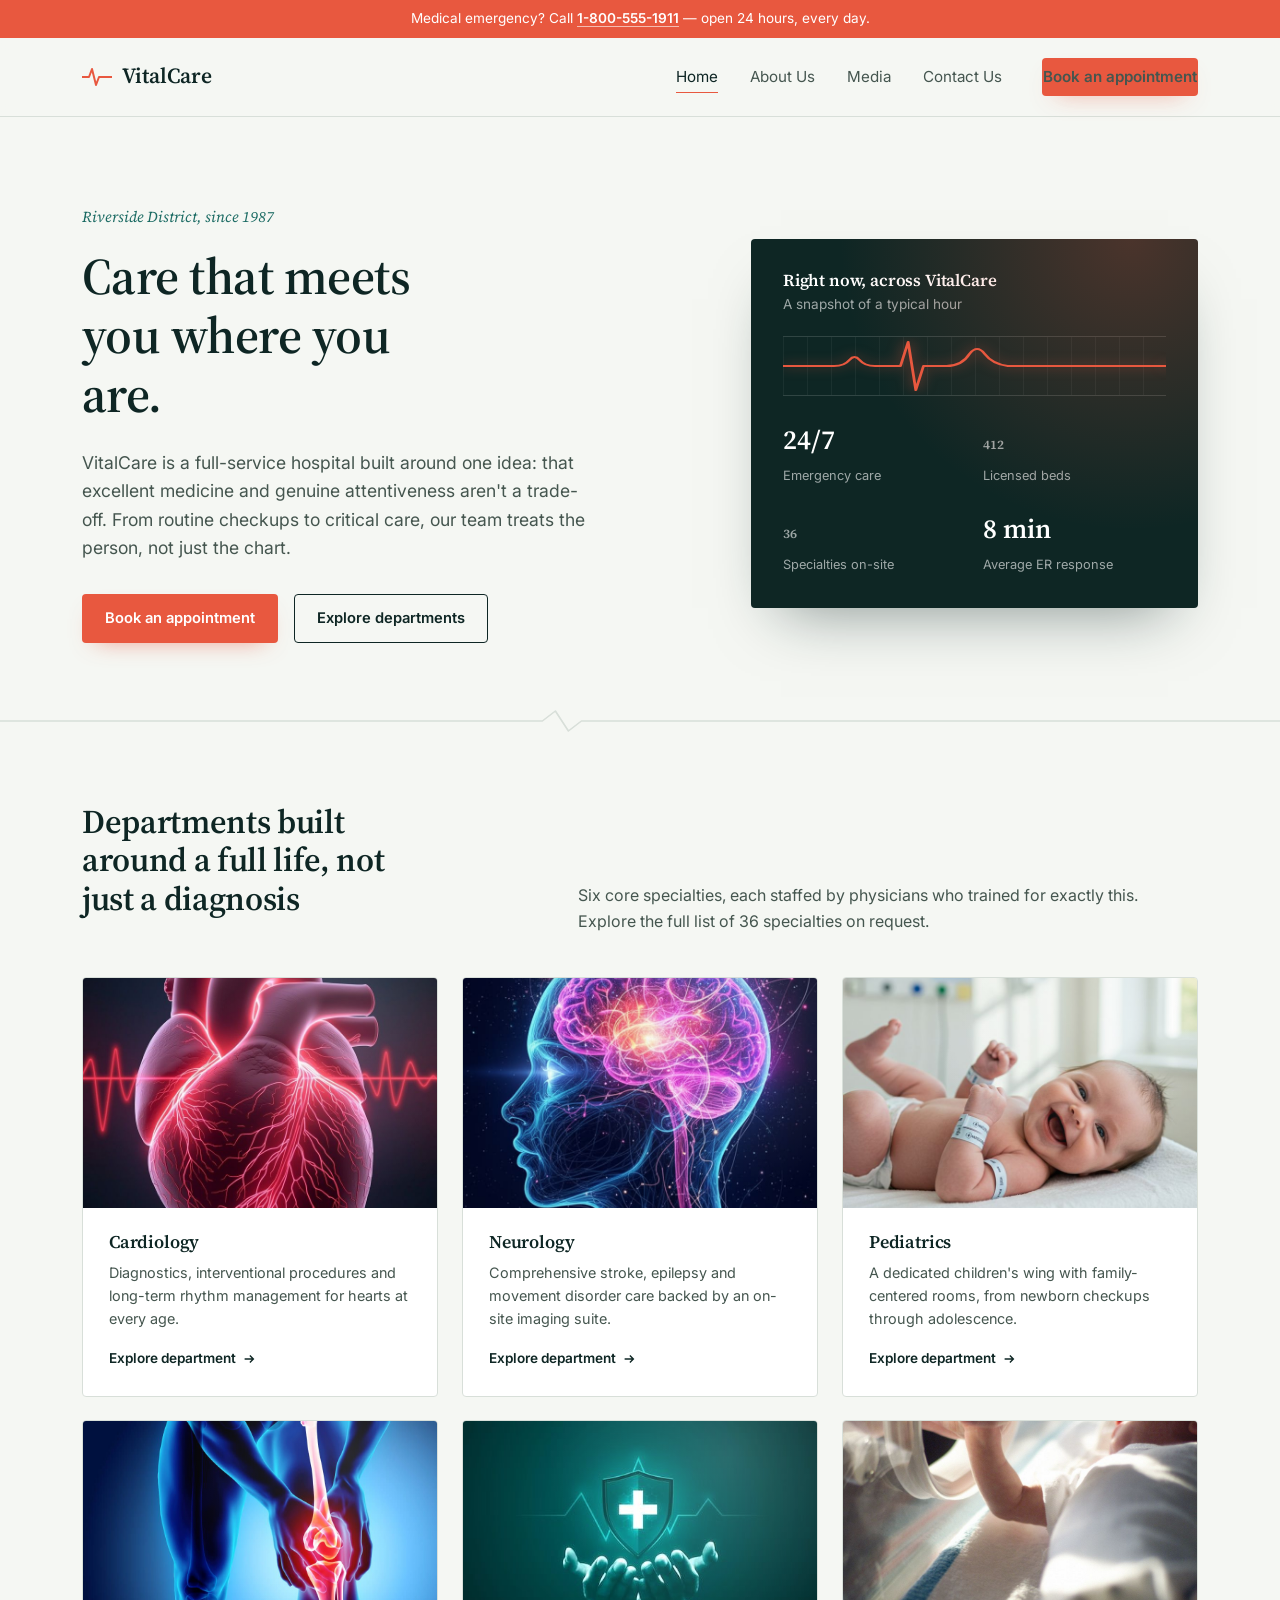
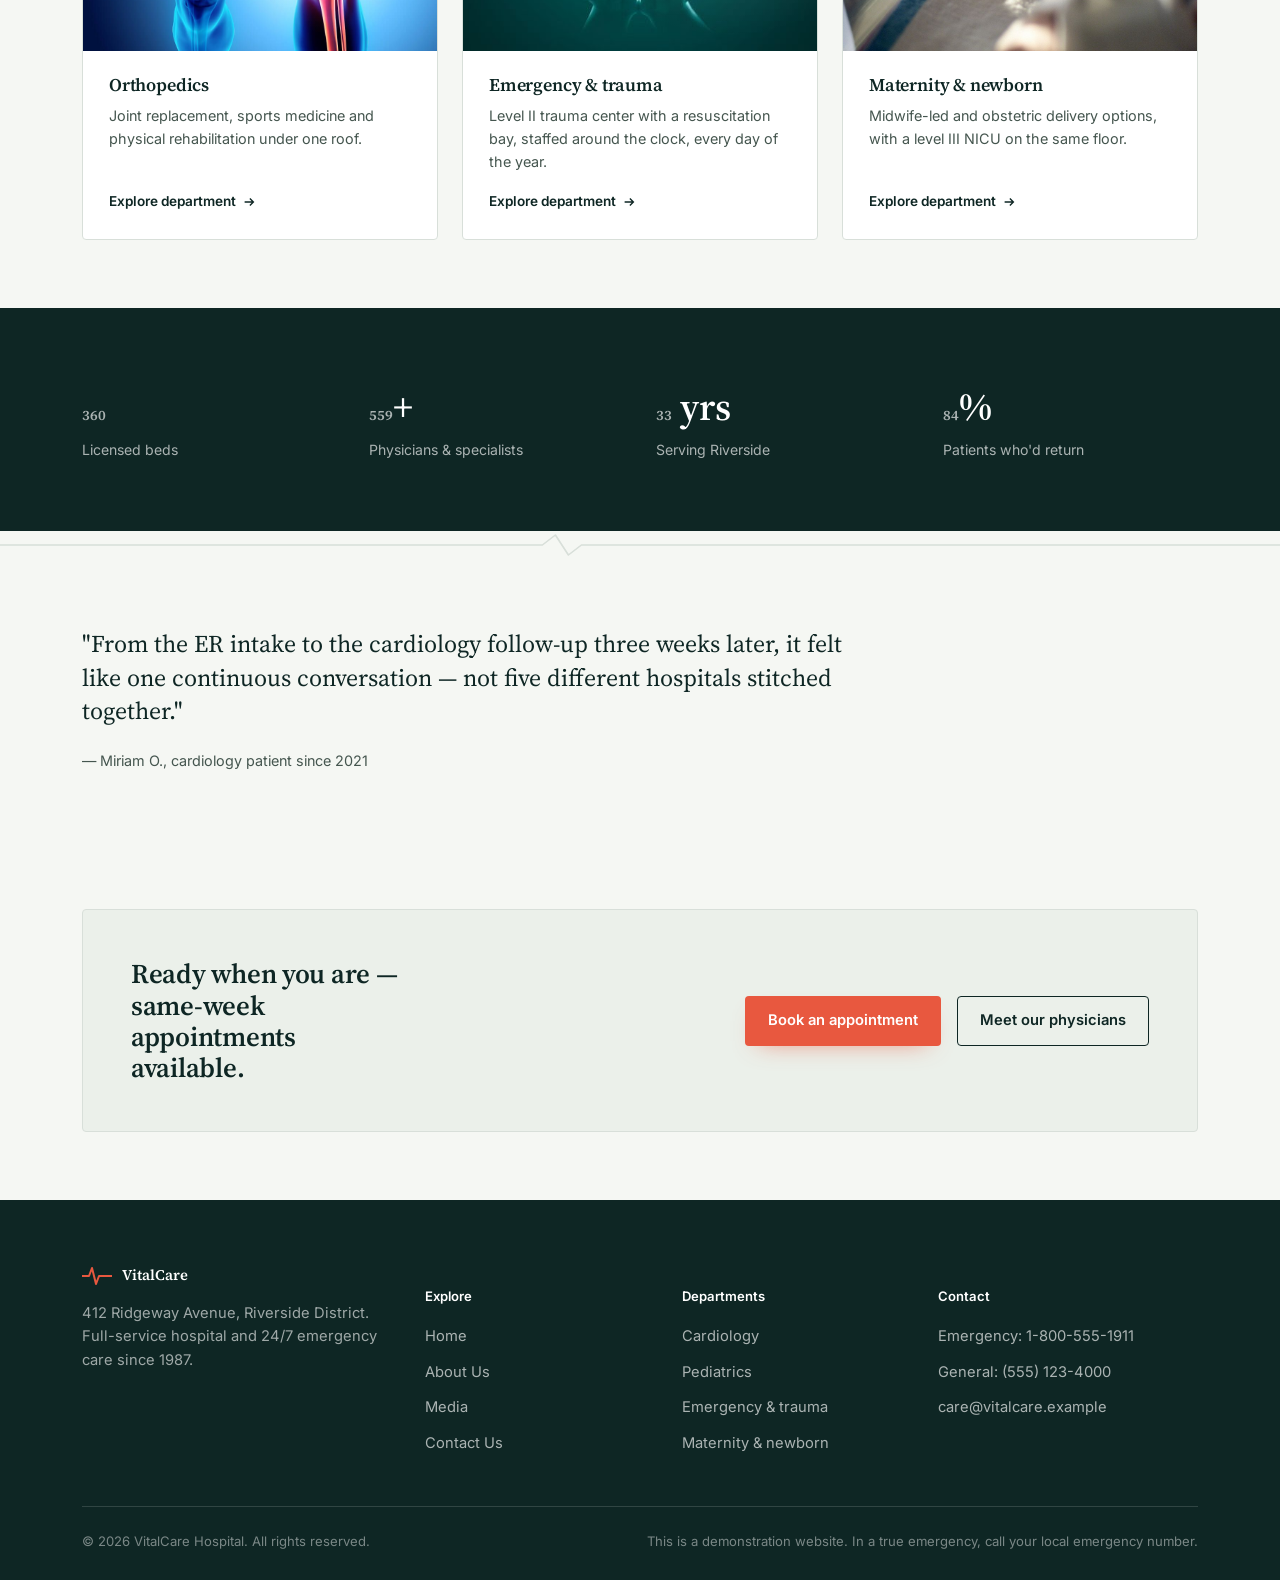
<file: index.html>
<!DOCTYPE html>
<html lang="en">

<head>
    <meta charset="UTF-8">
    <meta name="viewport" content="width=device-width, initial-scale=1.0">
    <title>VitalCare Hospital — Care that meets you where you are</title>
    <meta name="description"
        content="VitalCare is a full-service hospital offering cardiology, neurology, pediatrics, orthopedics, maternity and 24/7 emergency care.">
    <meta name="theme-color" content="#0E2624">
    <link rel="icon"
        href="data:image/svg+xml,%3Csvg xmlns='http://www.w3.org/2000/svg' viewBox='0 0 30 20'%3E%3Cpath d='M0 10H7L10 2L14 18L17 10H30' fill='none' stroke='%23E8583F' stroke-width='2.4' stroke-linecap='round' stroke-linejoin='round'/%3E%3C/svg%3E">
    <link rel="preconnect" href="https://fonts.googleapis.com">
    <link
        href="https://fonts.googleapis.com/css2?family=Source+Serif+4:opsz,wght@8..60,400;8..60,600;8..60,700&family=Inter:wght@400;500;600;700&display=swap"
        rel="stylesheet">
    <link rel="stylesheet" href="styles.css">
</head>

<body>

    <div class="emergency-strip">Medical emergency? Call <a href="tel:+18005551911">1-800-555-1911</a> — open 24 hours,
        every day.</div>

    <header class="site-header">
        <div class="container">
            <a href="index.html" class="brand">
                <svg viewBox="0 0 30 20" aria-hidden="true">
                    <path d="M0 10H7L10 2L14 18L17 10H30" />
                </svg>
                VitalCare
            </a>
            <nav class="main-nav" id="main-nav">
                <ul>
                    <li><a href="index.html" aria-current="page">Home</a></li>
                    <li><a href="about.html">About Us</a></li>
                    <li><a href="media.html">Media</a></li>
                    <li><a href="contact.html">Contact Us</a></li>
                </ul>
                <a href="contact.html" class="btn btn-primary">Book an appointment</a>
            </nav>
            <button class="nav-toggle" aria-label="Toggle menu"
                aria-expanded="false"><span></span><span></span><span></span></button>
        </div>
    </header>

    <main>

        <!-- HERO -->
        <section class="hero">
            <div class="container">
                <div class="hero-copy">
                    <p class="eyebrow-note">Riverside District, since 1987</p>
                    <h1>Care that meets you where you are.</h1>
                    <p class="lede">VitalCare is a full-service hospital built around one idea: that excellent medicine
                        and genuine attentiveness aren't a trade-off. From routine checkups to critical care, our team
                        treats the person, not just the chart.</p>
                    <div class="hero-actions">
                        <a href="contact.html" class="btn btn-primary">Book an appointment</a>
                        <a href="#departments" class="btn btn-outline">Explore departments</a>
                    </div>
                </div>

                <div class="vitals-card">
                    <h3>Right now, across VitalCare</h3>
                    <p class="vitals-sub">A snapshot of a typical hour</p>
                    <div class="pulse-wrap">
                        <div class="ecg-track">
                            <svg viewBox="0 0 300 60" preserveAspectRatio="none" aria-hidden="true">
                                <path
                                    d="M0 30 H40 Q48 30 52 24 Q56 18 60 24 Q64 30 72 30 H86 L92 30 L98 6 L104 54 L110 30 H128 Q140 30 146 18 Q152 8 158 18 Q164 28 176 30 H300" />
                            </svg>
                            <svg viewBox="0 0 300 60" preserveAspectRatio="none" aria-hidden="true">
                                <path
                                    d="M0 30 H40 Q48 30 52 24 Q56 18 60 24 Q64 30 72 30 H86 L92 30 L98 6 L104 54 L110 30 H128 Q140 30 146 18 Q152 8 158 18 Q164 28 176 30 H300" />
                            </svg>
                        </div>
                    </div>
                    <div class="vitals-grid">
                        <div class="stat"><b>24/7</b><span>Emergency care</span></div>
                        <div class="stat"><b><span data-count-to="412">0</span></b><span>Licensed beds</span></div>
                        <div class="stat"><b><span data-count-to="36">0</span></b><span>Specialties on-site</span></div>
                        <div class="stat"><b>8 min</b><span>Average ER response</span></div>
                    </div>
                </div>
            </div>
        </section>

        <svg class="pulse-divider" viewBox="0 0 1180 28" preserveAspectRatio="none" aria-hidden="true">
            <path d="M0 14 H500 L512 4 L524 24 L536 14 H1180" />
        </svg>

        <!-- DEPARTMENTS -->
        <section id="departments">
            <div class="container">
                <div class="section-head reveal">
                    <h2>Departments built around a full life, not just a diagnosis</h2>
                    <p>Six core specialties, each staffed by physicians who trained for exactly this. Explore the full
                        list of 36 specialties on request.</p>
                </div>

                <div class="dept-grid">
                    <a href="departments/cardiology.html" class="dept-card reveal">
                        <div class="dept-media">
                            <img src="assets/56d26738d5d49a3bf93428a7740cdb55.jpg" alt="Cardiology">
                        </div>
                        <div class="dept-body">
                            <h4>Cardiology</h4>
                            <p>Diagnostics, interventional procedures and long-term rhythm management for hearts at
                                every age.</p>
                            <span class="dept-cta">
                                Explore department
                                <svg viewBox="0 0 16 16" fill="none" stroke="currentColor" stroke-width="1.6">
                                    <path d="M3 8h10M9 4l4 4-4 4" />
                                </svg>
                            </span>
                        </div>
                    </a>

                    <a href="departments/neurology.html" class="dept-card reveal">
                        <div class="dept-media">
                            <img src="assets/351b9e5606834639fffc487f2899b428.jpg" alt="Neurology Department">
                        </div>
                        <div class="dept-body">
                            <h4>Neurology</h4>
                            <p>Comprehensive stroke, epilepsy and movement disorder care backed by an on-site imaging
                                suite.</p>
                            <span class="dept-cta">
                                Explore department
                                <svg viewBox="0 0 16 16" fill="none" stroke="currentColor" stroke-width="1.6">
                                    <path d="M3 8h10M9 4l4 4-4 4" />
                                </svg>
                            </span>
                        </div>
                    </a>

                    <a href="departments/pediatrics.html" class="dept-card reveal">
                        <div class="dept-media">
                            <img src="assets/e1841eb24a3c65d99663fcc1dd5bc1f3.jpg" alt="Pediatrics Department">
                        </div>
                        <div class="dept-body">
                            <h4>Pediatrics</h4>
                            <p>A dedicated children's wing with family-centered rooms, from newborn checkups through
                                adolescence.</p>
                            <span class="dept-cta">
                                Explore department
                                <svg viewBox="0 0 16 16" fill="none" stroke="currentColor" stroke-width="1.6">
                                    <path d="M3 8h10M9 4l4 4-4 4" />
                                </svg>
                            </span>
                        </div>
                    </a>

                    <a href="departments/orthopedics.html" class="dept-card reveal">
                        <div class="dept-media">
                            <img src="assets/a88a8693678f3b127c2411635b25ce84.jpg" alt="Orthopedics">
                        </div>
                        <div class="dept-body">
                            <h4>Orthopedics</h4>
                            <p>Joint replacement, sports medicine and physical rehabilitation under one roof.</p>
                            <span class="dept-cta">
                                Explore department
                                <svg viewBox="0 0 16 16" fill="none" stroke="currentColor" stroke-width="1.6">
                                    <path d="M3 8h10M9 4l4 4-4 4" />
                                </svg>
                            </span>
                        </div>
                    </a>

                    <a href="departments/emergency.html" class="dept-card reveal">
                        <div class="dept-media">
                            <img src="assets/5baf52faf55e3a31d752889f7d43da23.jpg"
                                alt="Emergency and Trauma Department">
                        </div>
                        <div class="dept-body">
                            <h4>Emergency &amp; trauma</h4>
                            <p>Level II trauma center with a resuscitation bay, staffed around the clock, every day of
                                the year.</p>
                            <span class="dept-cta">
                                Explore department
                                <svg viewBox="0 0 16 16" fill="none" stroke="currentColor" stroke-width="1.6">
                                    <path d="M3 8h10M9 4l4 4-4 4" />
                                </svg>
                            </span>
                        </div>
                    </a>

                    <a href="departments/maternity.html" class="dept-card reveal">
                        <div class="dept-media">
                            <img src="assets/d50207529a33411caba2c8f45ebb8a98.jpg"
                                alt="Maternity and Newborn Department">
                        </div>
                        <div class="dept-body">
                            <h4>Maternity &amp; newborn</h4>
                            <p>Midwife-led and obstetric delivery options, with a level III NICU on the same floor.</p>
                            <span class="dept-cta">
                                Explore department
                                <svg viewBox="0 0 16 16" fill="none" stroke="currentColor" stroke-width="1.6">
                                    <path d="M3 8h10M9 4l4 4-4 4" />
                                </svg>
                            </span>
                        </div>
                    </a>
                </div>
            </div>
        </section>

        <!-- STAT BAND -->
        <section class="stat-band">
            <div class="container">
                <div class="stat reveal"><b><span data-count-to="412">0</span></b><span>Licensed beds</span></div>
                <div class="stat reveal"><b><span data-count-to="640">0</span>+</b><span>Physicians &amp;
                        specialists</span></div>
                <div class="stat reveal"><b><span data-count-to="38">0</span> yrs</b><span>Serving Riverside</span>
                </div>
                <div class="stat reveal"><b><span data-count-to="96">0</span>%</b><span>Patients who'd return</span>
                </div>
            </div>
        </section>

        <svg class="pulse-divider" viewBox="0 0 1180 28" preserveAspectRatio="none" aria-hidden="true">
            <path d="M0 14 H500 L512 4 L524 24 L536 14 H1180" />
        </svg>

        <!-- TESTIMONIAL -->
        <section>
            <div class="container">
                <div class="testimonial reveal">
                    <blockquote>"From the ER intake to the cardiology follow-up three weeks later, it felt like one
                        continuous conversation — not five different hospitals stitched together."</blockquote>
                    <cite>— Miriam O., cardiology patient since 2021</cite>
                </div>
            </div>
        </section>

        <!-- CTA -->
        <section>
            <div class="container">
                <div class="cta-banner reveal-zoom">
                    <h2>Ready when you are — same-week appointments available.</h2>
                    <div class="hero-actions" style="margin-top:0;">
                        <a href="contact.html" class="btn btn-primary">Book an appointment</a>
                        <a href="about.html" class="btn btn-outline">Meet our physicians</a>
                    </div>
                </div>
            </div>
        </section>

    </main>

    <footer class="site-footer">
        <div class="container">
            <div class="footer-grid">
                <div>
                    <a href="index.html" class="brand">
                        <svg viewBox="0 0 30 20" aria-hidden="true">
                            <path d="M0 10H7L10 2L14 18L17 10H30" />
                        </svg>
                        VitalCare
                    </a>
                    <p>412 Ridgeway Avenue, Riverside District. Full-service hospital and 24/7 emergency care since
                        1987.</p>
                </div>
                <div>
                    <h5>Explore</h5>
                    <ul>
                        <li><a href="index.html">Home</a></li>
                        <li><a href="about.html">About Us</a></li>
                        <li><a href="media.html">Media</a></li>
                        <li><a href="contact.html">Contact Us</a></li>
                    </ul>
                </div>
                <div>
                    <h5>Departments</h5>
                    <ul>
                        <li><a href="departments/cardiology.html">Cardiology</a></li>
                        <li><a href="departments/pediatrics.html">Pediatrics</a></li>
                        <li><a href="departments/emergency.html">Emergency &amp; trauma</a></li>
                        <li><a href="departments/maternity.html">Maternity &amp; newborn</a></li>
                    </ul>
                </div>
                <div>
                    <h5>Contact</h5>
                    <ul>
                        <li><a href="tel:+18005551911">Emergency: 1-800-555-1911</a></li>
                        <li><a href="tel:+15551234000">General: (555) 123-4000</a></li>
                        <li><a href="mailto:care@vitalcare.example">care@vitalcare.example</a></li>
                    </ul>
                </div>
            </div>
            <div class="footer-bottom">
                <span>© <span data-year></span> VitalCare Hospital. All rights reserved.</span>
                <span>This is a demonstration website. In a true emergency, call your local emergency number.</span>
            </div>
        </div>
    </footer>

    <script src="script.js"></script>
    <button class="back-to-top" id="back-to-top" aria-label="Back to top">
        <svg viewBox="0 0 24 24" fill="none" stroke="currentColor" stroke-width="2" stroke-linecap="round"
            stroke-linejoin="round">
            <path d="M12 19V5M5 12l7-7 7 7" />
        </svg>
    </button>
</body>

</html>
</file>
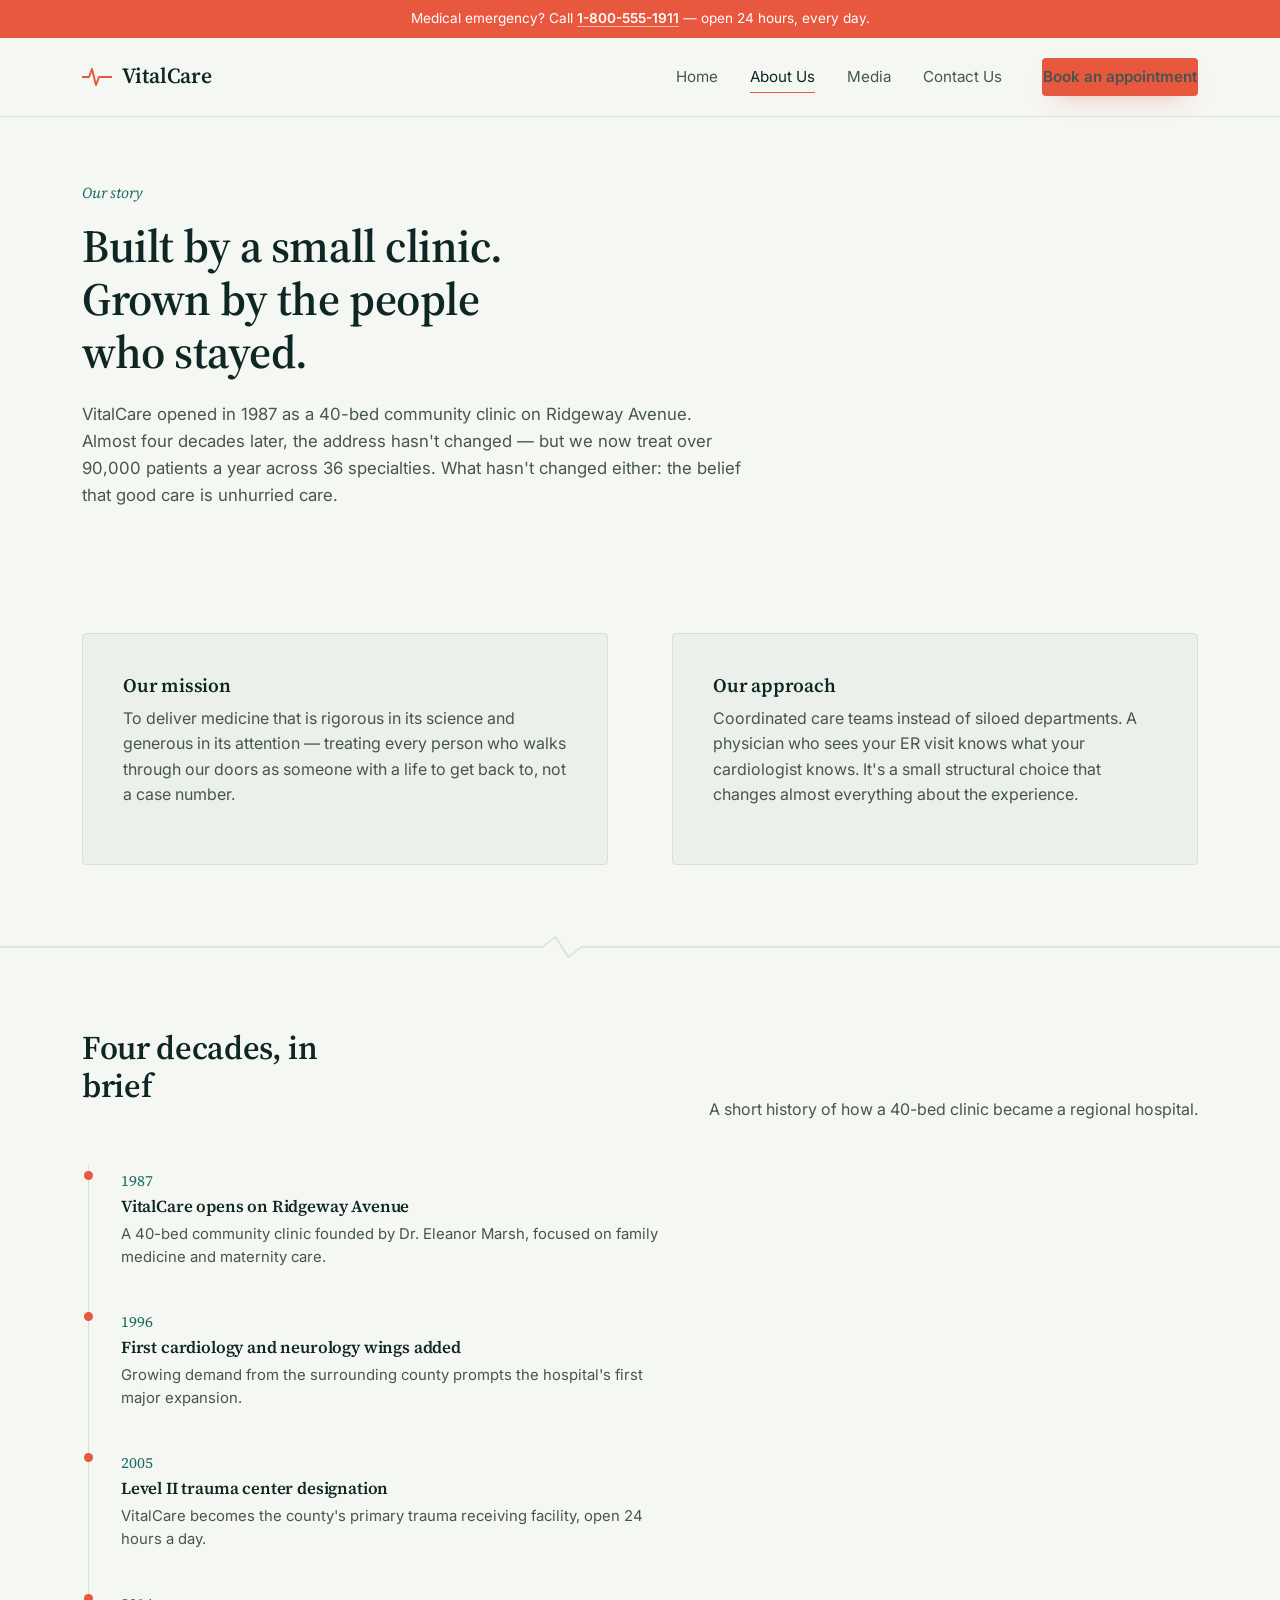
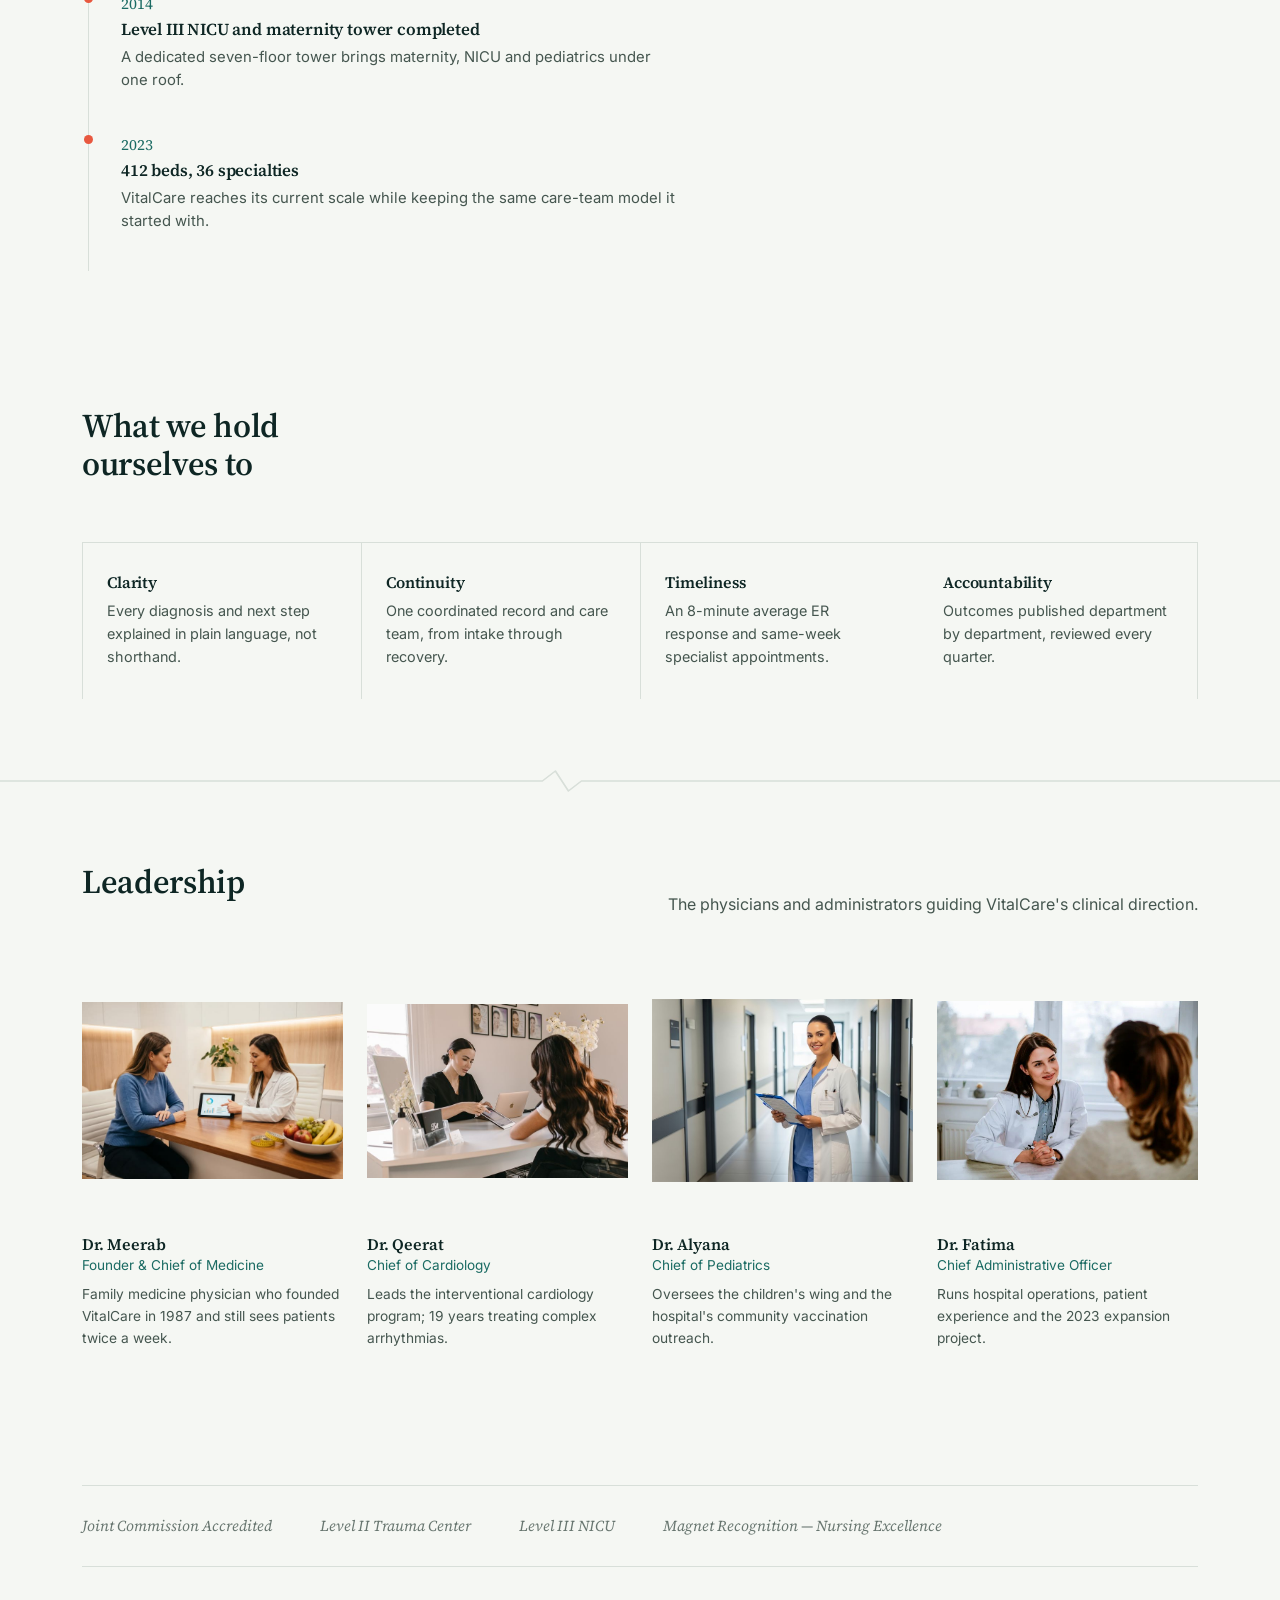
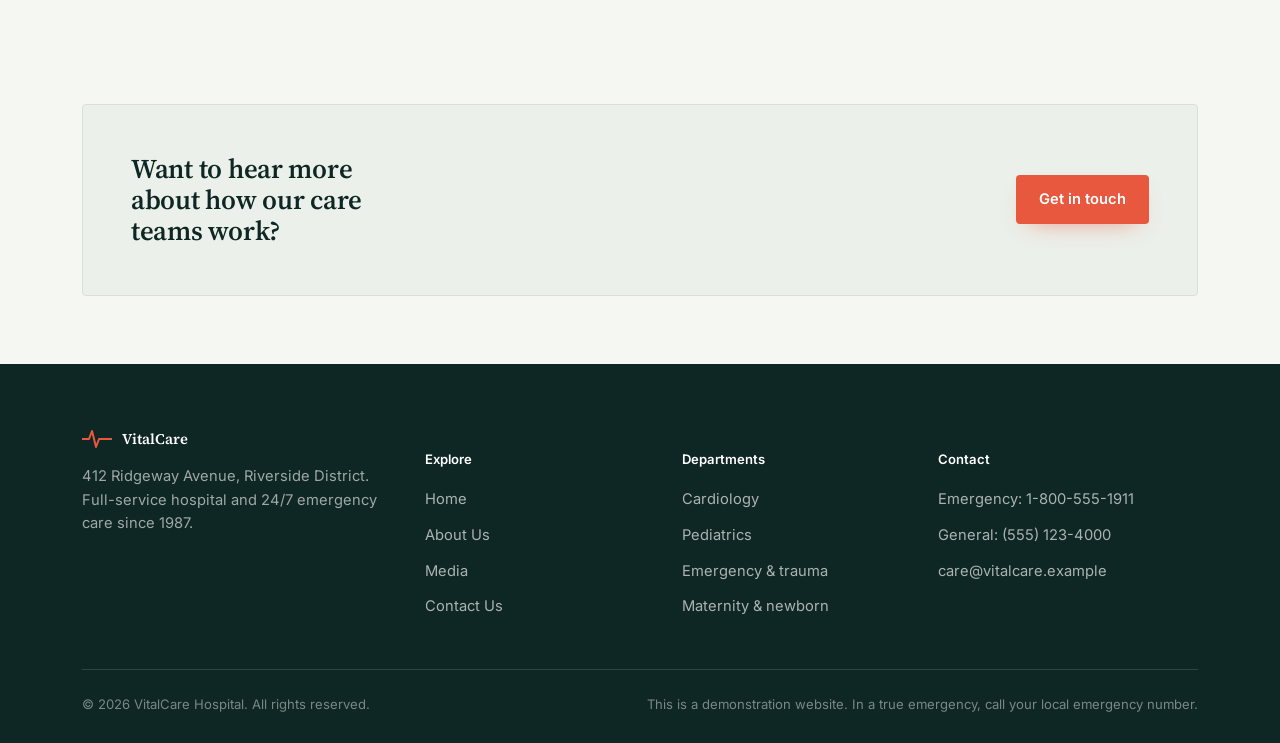
<file: about.html>
<!DOCTYPE html>
<html lang="en">

<head>
    <meta charset="UTF-8">
    <meta name="viewport" content="width=device-width, initial-scale=1.0">
    <title>About Us — VitalCare Hospital</title>
    <meta name="description" content="VitalCare's story, mission, leadership team and accreditations.">
    <meta name="theme-color" content="#0E2624">
    <link rel="icon"
        href="data:image/svg+xml,%3Csvg xmlns='http://www.w3.org/2000/svg' viewBox='0 0 30 20'%3E%3Cpath d='M0 10H7L10 2L14 18L17 10H30' fill='none' stroke='%23E8583F' stroke-width='2.4' stroke-linecap='round' stroke-linejoin='round'/%3E%3C/svg%3E">
    <link rel="preconnect" href="https://fonts.googleapis.com">
    <link
        href="https://fonts.googleapis.com/css2?family=Source+Serif+4:opsz,wght@8..60,400;8..60,600;8..60,700&family=Inter:wght@400;500;600;700&display=swap"
        rel="stylesheet">
    <link rel="stylesheet" href="styles.css">
</head>

<body>

    <div class="emergency-strip">Medical emergency? Call <a href="tel:+18005551911">1-800-555-1911</a> — open 24 hours,
        every day.</div>

    <header class="site-header">
        <div class="container">
            <a href="index.html" class="brand">
                <svg viewBox="0 0 30 20" aria-hidden="true">
                    <path d="M0 10H7L10 2L14 18L17 10H30" />
                </svg>
                VitalCare
            </a>
            <nav class="main-nav" id="main-nav">
                <ul>
                    <li><a href="index.html">Home</a></li>
                    <li><a href="about.html" aria-current="page">About Us</a></li>
                    <li><a href="media.html">Media</a></li>
                    <li><a href="contact.html">Contact Us</a></li>
                </ul>
                <a href="contact.html" class="btn btn-primary">Book an appointment</a>
            </nav>
            <button class="nav-toggle" aria-label="Toggle menu"
                aria-expanded="false"><span></span><span></span><span></span></button>
        </div>
    </header>

    <main>

        <section class="page-intro">
            <div class="container">
                <p class="eyebrow-note">Our story</p>
                <h1>Built by a small clinic. Grown by the people who stayed.</h1>
                <p class="lede">VitalCare opened in 1987 as a 40-bed community clinic on Ridgeway Avenue. Almost four
                    decades later, the address hasn't changed — but we now treat over 90,000 patients a year across 36
                    specialties. What hasn't changed either: the belief that good care is unhurried care.</p>
            </div>
        </section>

        <section>
            <div class="container about-split">
                <div class="mark-panel reveal">
                    <h3>Our mission</h3>
                    <p>To deliver medicine that is rigorous in its science and generous in its attention — treating
                        every person who walks through our doors as someone with a life to get back to, not a case
                        number.</p>
                </div>
                <div class="mark-panel reveal">
                    <h3>Our approach</h3>
                    <p>Coordinated care teams instead of siloed departments. A physician who sees your ER visit knows
                        what your cardiologist knows. It's a small structural choice that changes almost everything
                        about the experience.</p>
                </div>
            </div>
        </section>

        <svg class="pulse-divider" viewBox="0 0 1180 28" preserveAspectRatio="none" aria-hidden="true">
            <path d="M0 14 H500 L512 4 L524 24 L536 14 H1180" />
        </svg>

        <section>
            <div class="container">
                <div class="section-head reveal">
                    <h2>Four decades, in brief</h2>
                    <p>A short history of how a 40-bed clinic became a regional hospital.</p>
                </div>
                <div class="timeline">
                    <div class="timeline-item reveal">
                        <span class="yr">1987</span>
                        <h4>VitalCare opens on Ridgeway Avenue</h4>
                        <p>A 40-bed community clinic founded by Dr. Eleanor Marsh, focused on family medicine and
                            maternity care.</p>
                    </div>
                    <div class="timeline-item reveal">
                        <span class="yr">1996</span>
                        <h4>First cardiology and neurology wings added</h4>
                        <p>Growing demand from the surrounding county prompts the hospital's first major expansion.</p>
                    </div>
                    <div class="timeline-item reveal">
                        <span class="yr">2005</span>
                        <h4>Level II trauma center designation</h4>
                        <p>VitalCare becomes the county's primary trauma receiving facility, open 24 hours a day.</p>
                    </div>
                    <div class="timeline-item reveal">
                        <span class="yr">2014</span>
                        <h4>Level III NICU and maternity tower completed</h4>
                        <p>A dedicated seven-floor tower brings maternity, NICU and pediatrics under one roof.</p>
                    </div>
                    <div class="timeline-item reveal">
                        <span class="yr">2023</span>
                        <h4>412 beds, 36 specialties</h4>
                        <p>VitalCare reaches its current scale while keeping the same care-team model it started with.
                        </p>
                    </div>
                </div>
            </div>
        </section>

        <section>
            <div class="container">
                <div class="section-head reveal">
                    <h2>What we hold ourselves to</h2>
                </div>
                <div class="values-grid">
                    <div class="value-cell reveal">
                        <h4>Clarity</h4>
                        <p>Every diagnosis and next step explained in plain language, not shorthand.</p>
                    </div>
                    <div class="value-cell reveal">
                        <h4>Continuity</h4>
                        <p>One coordinated record and care team, from intake through recovery.</p>
                    </div>
                    <div class="value-cell reveal">
                        <h4>Timeliness</h4>
                        <p>An 8-minute average ER response and same-week specialist appointments.</p>
                    </div>
                    <div class="value-cell reveal">
                        <h4>Accountability</h4>
                        <p>Outcomes published department by department, reviewed every quarter.</p>
                    </div>
                </div>
            </div>
        </section>

        <svg class="pulse-divider" viewBox="0 0 1180 28" preserveAspectRatio="none" aria-hidden="true">
            <path d="M0 14 H500 L512 4 L524 24 L536 14 H1180" />
        </svg>

        <section>
            <div class="container">
                <div class="section-head reveal">
                    <h2>Leadership</h2>
                    <p>The physicians and administrators guiding VitalCare's clinical direction.</p>
                </div>
                <div class="team-grid">
                    <div class="team-card reveal">
                        <div class="avatar">
                            <img src="assets/788abf25b664752bf639da234f00558f.jpg" alt="Dr. Eleanor Marsh">
                        </div>

                        <h4>Dr. Meerab</h4>
                        <span class="role">Founder &amp; Chief of Medicine</span>
                        <p>Family medicine physician who founded VitalCare in 1987 and still sees patients twice a week.
                        </p>


                    </div>

                    <div class="team-card reveal">
                        <div class="avatar">
                            <img src="assets/c72b3470411cf00864beee461df22b0a.jpg" alt="Dr. Raymond Kim">
                        </div>

                        <h4>Dr. Qeerat</h4>
                        <span class="role">Chief of Cardiology</span>
                        <p>Leads the interventional cardiology program; 19 years treating complex arrhythmias.</p>


                    </div>

                    <div class="team-card reveal">
                        <div class="avatar">
                            <img src="assets/4f0dc809a8ad76860e58912aebe3aa56.jpg" alt="Dr. Amara Osei">
                        </div>
                        <h4>Dr. Alyana</h4>
                        <span class="role">Chief of Pediatrics</span>
                        <p>Oversees the children's wing and the hospital's community vaccination outreach.</p>

                    </div>

                    <div class="team-card reveal">
                        <div class="avatar">
                            <img src="assets/ab6ff86b01ee77cc6ca3b64877d46068.jpg" alt="Jonah Trent">
                        </div>


                        <h4>Dr. Fatima</h4>
                        <span class="role">Chief Administrative Officer</span>
                        <p>Runs hospital operations, patient experience and the 2023 expansion project.</p>


                    </div>

                </div>
            </div>
        </section>

        <section>
            <div class="container">
                <div class="accred-strip reveal">
                    <span>Joint Commission Accredited</span>
                    <span>Level II Trauma Center</span>
                    <span>Level III NICU</span>
                    <span>Magnet Recognition — Nursing Excellence</span>
                </div>
            </div>
        </section>

        <section>
            <div class="container">
                <div class="cta-banner reveal-zoom">
                    <h2>Want to hear more about how our care teams work?</h2>
                    <div class="hero-actions" style="margin-top:0;">
                        <a href="contact.html" class="btn btn-primary">Get in touch</a>
                    </div>
                </div>
            </div>
        </section>

    </main>

    <footer class="site-footer">
        <div class="container">
            <div class="footer-grid">
                <div>
                    <a href="index.html" class="brand">
                        <svg viewBox="0 0 30 20" aria-hidden="true">
                            <path d="M0 10H7L10 2L14 18L17 10H30" />
                        </svg>
                        VitalCare
                    </a>
                    <p>412 Ridgeway Avenue, Riverside District. Full-service hospital and 24/7 emergency care since
                        1987.</p>
                </div>
                <div>
                    <h5>Explore</h5>
                    <ul>
                        <li><a href="index.html">Home</a></li>
                        <li><a href="about.html">About Us</a></li>
                        <li><a href="media.html">Media</a></li>
                        <li><a href="contact.html">Contact Us</a></li>
                    </ul>
                </div>
                <div>
                    <h5>Departments</h5>
                    <ul>
                        <li><a href="departments/cardiology.html">Cardiology</a></li>
                        <li><a href="departments/pediatrics.html">Pediatrics</a></li>
                        <li><a href="departments/emergency.html">Emergency &amp; trauma</a></li>
                        <li><a href="departments/maternity.html">Maternity &amp; newborn</a></li>
                    </ul>
                </div>
                <div>
                    <h5>Contact</h5>
                    <ul>
                        <li><a href="tel:+18005551911">Emergency: 1-800-555-1911</a></li>
                        <li><a href="tel:+15551234000">General: (555) 123-4000</a></li>
                        <li><a href="mailto:care@vitalcare.example">care@vitalcare.example</a></li>
                    </ul>
                </div>
            </div>
            <div class="footer-bottom">
                <span>© <span data-year></span> VitalCare Hospital. All rights reserved.</span>
                <span>This is a demonstration website. In a true emergency, call your local emergency number.</span>
            </div>
        </div>
    </footer>

    <script src="script.js"></script>
    <button class="back-to-top" id="back-to-top" aria-label="Back to top">
        <svg viewBox="0 0 24 24" fill="none" stroke="currentColor" stroke-width="2" stroke-linecap="round"
            stroke-linejoin="round">
            <path d="M12 19V5M5 12l7-7 7 7" />
        </svg>
    </button>
</body>

</html>
</file>
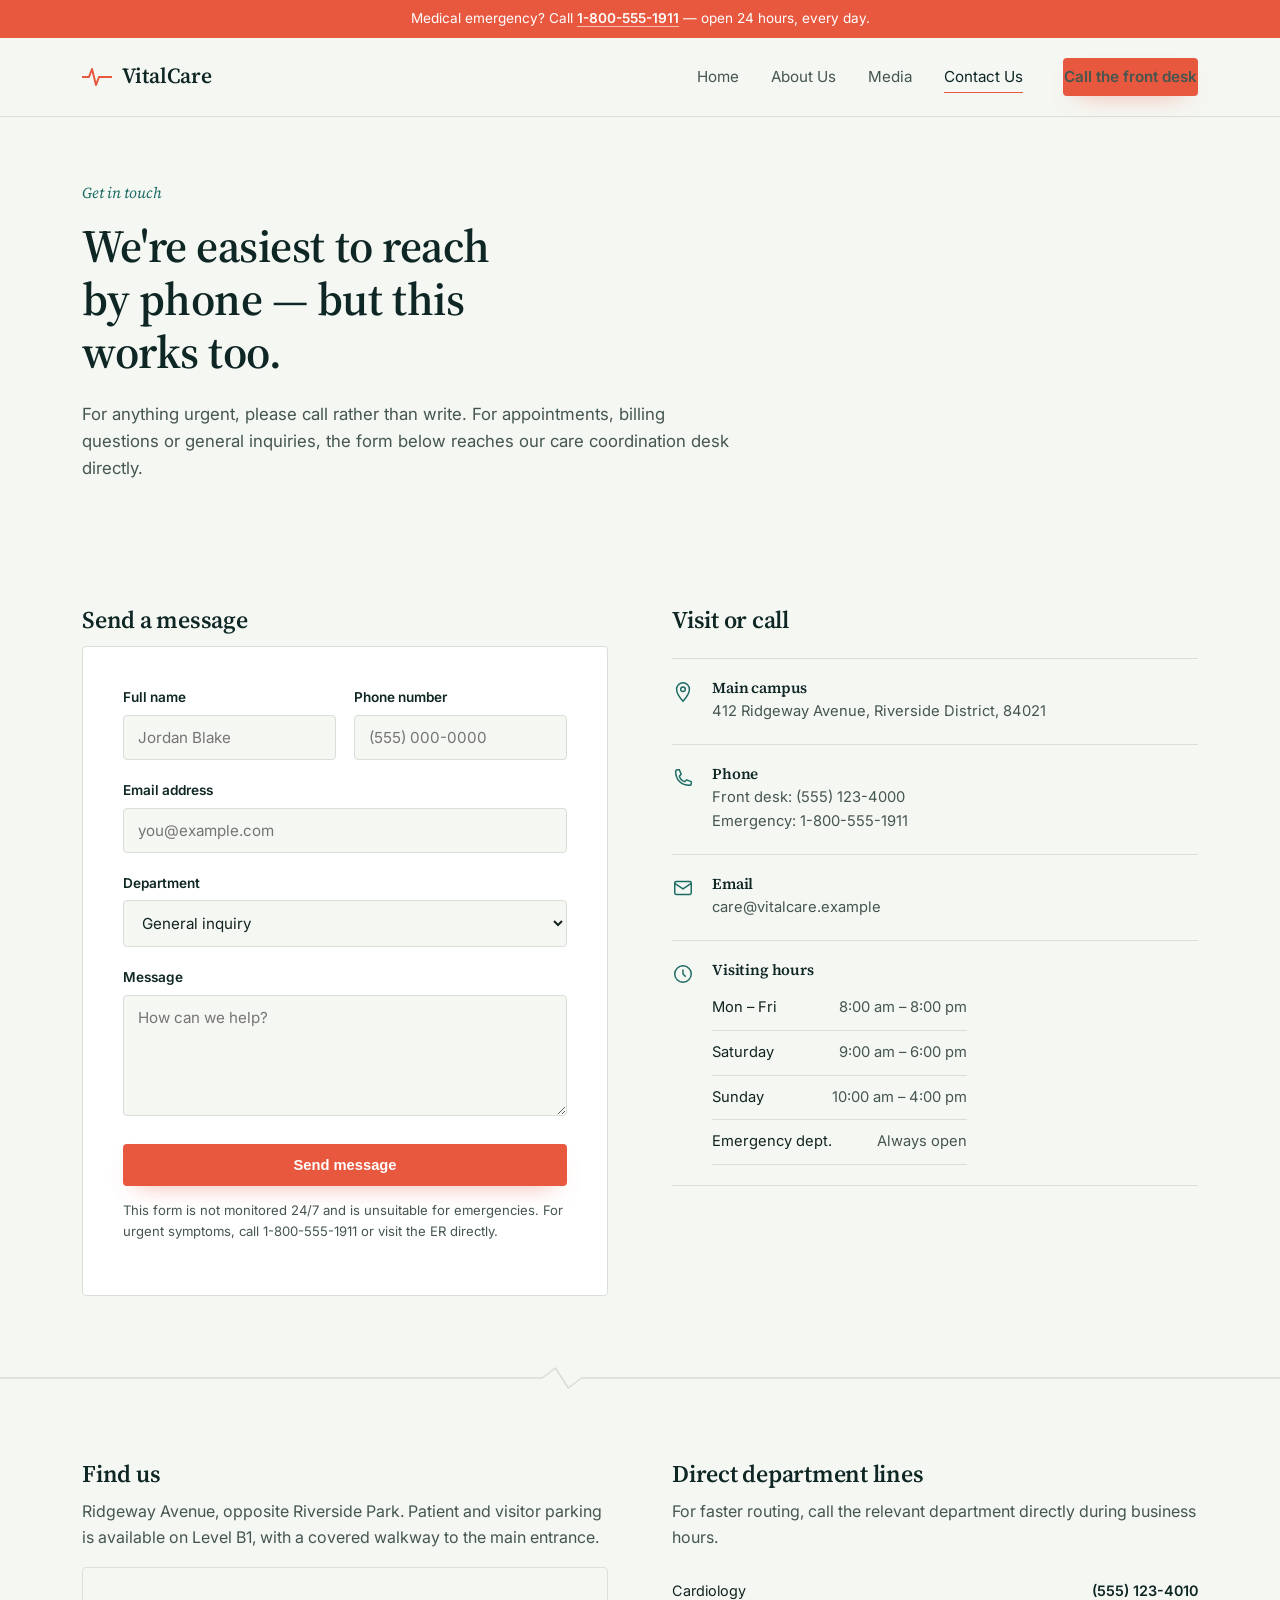
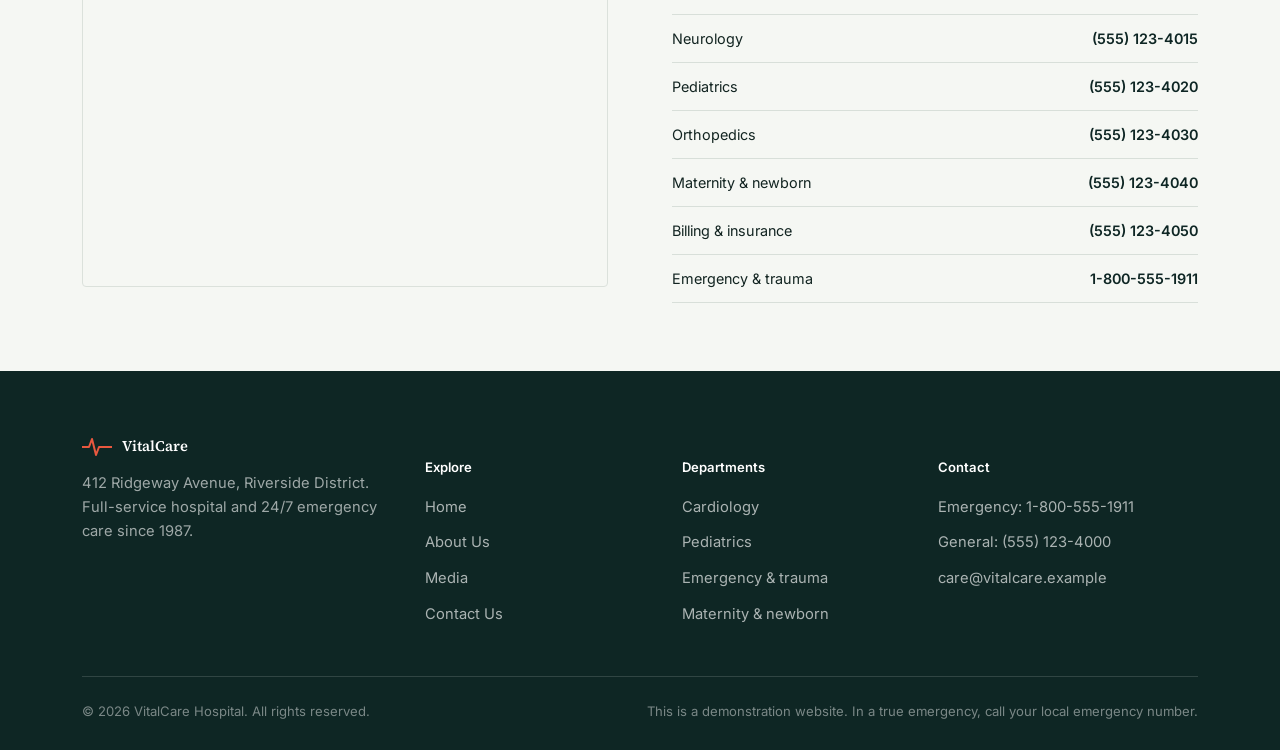
<file: contact.html>
<!DOCTYPE html>
<html lang="en">

<head>
    <meta charset="UTF-8">
    <meta name="viewport" content="width=device-width, initial-scale=1.0">
    <title>Contact Us — VitalCare Hospital</title>
    <meta name="description"
        content="Reach VitalCare Hospital — appointments, department lines, directions and visiting hours.">
    <meta name="theme-color" content="#0E2624">
    <link rel="icon"
        href="data:image/svg+xml,%3Csvg xmlns='http://www.w3.org/2000/svg' viewBox='0 0 30 20'%3E%3Cpath d='M0 10H7L10 2L14 18L17 10H30' fill='none' stroke='%23E8583F' stroke-width='2.4' stroke-linecap='round' stroke-linejoin='round'/%3E%3C/svg%3E">
    <link rel="preconnect" href="https://fonts.googleapis.com">
    <link
        href="https://fonts.googleapis.com/css2?family=Source+Serif+4:opsz,wght@8..60,400;8..60,600;8..60,700&family=Inter:wght@400;500;600;700&display=swap"
        rel="stylesheet">
    <link rel="stylesheet" href="styles.css">
</head>

<body>

    <div class="emergency-strip">Medical emergency? Call <a href="tel:+18005551911">1-800-555-1911</a> — open 24 hours,
        every day.</div>

    <header class="site-header">
        <div class="container">
            <a href="index.html" class="brand">
                <svg viewBox="0 0 30 20" aria-hidden="true">
                    <path d="M0 10H7L10 2L14 18L17 10H30" />
                </svg>
                VitalCare
            </a>
            <nav class="main-nav" id="main-nav">
                <ul>
                    <li><a href="index.html">Home</a></li>
                    <li><a href="about.html">About Us</a></li>
                    <li><a href="media.html">Media</a></li>
                    <li><a href="contact.html" aria-current="page">Contact Us</a></li>
                </ul>
                <a href="tel:+15551234000" class="btn btn-primary">Call the front desk</a>
            </nav>
            <button class="nav-toggle" aria-label="Toggle menu"
                aria-expanded="false"><span></span><span></span><span></span></button>
        </div>
    </header>

    <main>

        <section class="page-intro">
            <div class="container">
                <p class="eyebrow-note">Get in touch</p>
                <h1>We're easiest to reach by phone — but this works too.</h1>
                <p class="lede">For anything urgent, please call rather than write. For appointments, billing questions
                    or general inquiries, the form below reaches our care coordination desk directly.</p>
            </div>
        </section>

        <section>
            <div class="container contact-grid">

                <div>
                    <h2>Send a message</h2>
                    <div class="form-panel reveal">
                        <form id="contact-form" novalidate>
                            <div class="field-row">
                                <div class="field">
                                    <label for="name">Full name</label>
                                    <input type="text" id="name" name="name" placeholder="Jordan Blake" required>
                                </div>
                                <div class="field">
                                    <label for="phone">Phone number</label>
                                    <input type="tel" id="phone" name="phone" placeholder="(555) 000-0000" required>
                                </div>
                            </div>
                            <div class="field">
                                <label for="email">Email address</label>
                                <input type="email" id="email" name="email" placeholder="you@example.com" required>
                            </div>
                            <div class="field">
                                <label for="department">Department</label>
                                <select id="department" name="department">
                                    <option>General inquiry</option>
                                    <option>Cardiology</option>
                                    <option>Neurology</option>
                                    <option>Pediatrics</option>
                                    <option>Orthopedics</option>
                                    <option>Maternity &amp; newborn</option>
                                    <option>Billing</option>
                                </select>
                            </div>
                            <div class="field">
                                <label for="message">Message</label>
                                <textarea id="message" name="message" rows="5" placeholder="How can we help?"
                                    required></textarea>
                            </div>
                            <button type="submit" class="btn btn-primary"
                                style="width:100%; justify-content:center;">Send message</button>
                            <p class="form-note">This form is not monitored 24/7 and is unsuitable for emergencies. For
                                urgent symptoms, call 1-800-555-1911 or visit the ER directly.</p>
                            <div id="form-status" class="form-status" role="status"></div>
                        </form>
                    </div>
                </div>

                <div>
                    <h2>Visit or call</h2>
                    <ul class="info-list line-list">
                        <li class="info-row reveal">
                            <svg class="info-icon" viewBox="0 0 24 24" fill="none" stroke="currentColor"
                                stroke-width="1.6">
                                <path d="M12 22s7-7.5 7-13a7 7 0 0 0-14 0c0 5.5 7 13 7 13Z" />
                                <circle cx="12" cy="9" r="2.5" />
                            </svg>
                            <div>
                                <h4>Main campus</h4>
                                <p>412 Ridgeway Avenue, Riverside District, 84021</p>
                            </div>
                        </li>
                        <li class="info-row reveal">
                            <svg class="info-icon" viewBox="0 0 24 24" fill="none" stroke="currentColor"
                                stroke-width="1.6">
                                <path
                                    d="M4 5c0-1 1-2 2-2h2l2 5-2 2c1 3 3 5 6 6l2-2 5 2v2c0 1-1 2-2 2C10 20 4 14 4 5Z" />
                            </svg>
                            <div>
                                <h4>Phone</h4>
                                <p>Front desk: (555) 123-4000<br>Emergency: 1-800-555-1911</p>
                            </div>
                        </li>
                        <li class="info-row reveal">
                            <svg class="info-icon" viewBox="0 0 24 24" fill="none" stroke="currentColor"
                                stroke-width="1.6">
                                <rect x="3" y="5" width="18" height="14" rx="1.5" />
                                <path d="M3 7l9 6 9-6" />
                            </svg>
                            <div>
                                <h4>Email</h4>
                                <p>care@vitalcare.example</p>
                            </div>
                        </li>
                        <li class="info-row reveal">
                            <svg class="info-icon" viewBox="0 0 24 24" fill="none" stroke="currentColor"
                                stroke-width="1.6">
                                <circle cx="12" cy="12" r="9" />
                                <path d="M12 7v5l3 3" />
                            </svg>
                            <div>
                                <h4>Visiting hours</h4>
                                <table class="hours-table">
                                    <tr>
                                        <td>Mon – Fri</td>
                                        <td>8:00 am – 8:00 pm</td>
                                    </tr>
                                    <tr>
                                        <td>Saturday</td>
                                        <td>9:00 am – 6:00 pm</td>
                                    </tr>
                                    <tr>
                                        <td>Sunday</td>
                                        <td>10:00 am – 4:00 pm</td>
                                    </tr>
                                    <tr>
                                        <td>Emergency dept.</td>
                                        <td>Always open</td>
                                    </tr>
                                </table>
                            </div>
                        </li>
                    </ul>
                </div>

            </div>
        </section>

        <svg class="pulse-divider" viewBox="0 0 1180 28" preserveAspectRatio="none" aria-hidden="true">
            <path d="M0 14 H500 L512 4 L524 24 L536 14 H1180" />
        </svg>

        <section>
            <div class="container contact-grid">
                <div>
                    <h2>Find us</h2>
                    <p>Ridgeway Avenue, opposite Riverside Park. Patient and visitor parking is available on Level B1,
                        with a covered walkway to the main entrance.</p>
                    <div class="map-frame reveal">
                        <iframe title="Map showing VitalCare Hospital location"
                            src="https://www.openstreetmap.org/export/embed.html?bbox=-73.9950%2C40.7220%2C-73.9650%2C40.7420&layer=mapnik"
                            loading="lazy">
                        </iframe>
                    </div>
                </div>
                <div>
                    <h2>Direct department lines</h2>
                    <p>For faster routing, call the relevant department directly during business hours.</p>
                    <div class="dept-numbers">
                        <div class="dn-row"><span>Cardiology</span><a href="tel:+15551234010">(555) 123-4010</a></div>
                        <div class="dn-row"><span>Neurology</span><a href="tel:+15551234015">(555) 123-4015</a></div>
                        <div class="dn-row"><span>Pediatrics</span><a href="tel:+15551234020">(555) 123-4020</a></div>
                        <div class="dn-row"><span>Orthopedics</span><a href="tel:+15551234030">(555) 123-4030</a></div>
                        <div class="dn-row"><span>Maternity &amp; newborn</span><a href="tel:+15551234040">(555)
                                123-4040</a></div>
                        <div class="dn-row"><span>Billing &amp; insurance</span><a href="tel:+15551234050">(555)
                                123-4050</a></div>
                        <div class="dn-row"><span>Emergency &amp; trauma</span><a
                                href="tel:+18005551911">1-800-555-1911</a></div>
                    </div>
                </div>
            </div>
        </section>

    </main>

    <footer class="site-footer">
        <div class="container">
            <div class="footer-grid">
                <div>
                    <a href="index.html" class="brand">
                        <svg viewBox="0 0 30 20" aria-hidden="true">
                            <path d="M0 10H7L10 2L14 18L17 10H30" />
                        </svg>
                        VitalCare
                    </a>
                    <p>412 Ridgeway Avenue, Riverside District. Full-service hospital and 24/7 emergency care since
                        1987.</p>
                </div>
                <div>
                    <h5>Explore</h5>
                    <ul>
                        <li><a href="index.html">Home</a></li>
                        <li><a href="about.html">About Us</a></li>
                        <li><a href="media.html">Media</a></li>
                        <li><a href="contact.html">Contact Us</a></li>
                    </ul>
                </div>
                <div>
                    <h5>Departments</h5>
                    <ul>
                        <li><a href="departments/cardiology.html">Cardiology</a></li>
                        <li><a href="departments/pediatrics.html">Pediatrics</a></li>
                        <li><a href="departments/emergency.html">Emergency &amp; trauma</a></li>
                        <li><a href="departments/maternity.html">Maternity &amp; newborn</a></li>
                    </ul>
                </div>
                <div>
                    <h5>Contact</h5>
                    <ul>
                        <li><a href="tel:+18005551911">Emergency: 1-800-555-1911</a></li>
                        <li><a href="tel:+15551234000">General: (555) 123-4000</a></li>
                        <li><a href="mailto:care@vitalcare.example">care@vitalcare.example</a></li>
                    </ul>
                </div>
            </div>
            <div class="footer-bottom">
                <span>© <span data-year></span> VitalCare Hospital. All rights reserved.</span>
                <span>This is a demonstration website. In a true emergency, call your local emergency number.</span>
            </div>
        </div>
    </footer>

    <script src="script.js"></script>
    <button class="back-to-top" id="back-to-top" aria-label="Back to top">
        <svg viewBox="0 0 24 24" fill="none" stroke="currentColor" stroke-width="2" stroke-linecap="round"
            stroke-linejoin="round">
            <path d="M12 19V5M5 12l7-7 7 7" />
        </svg>
    </button>
</body>

</html>
</file>
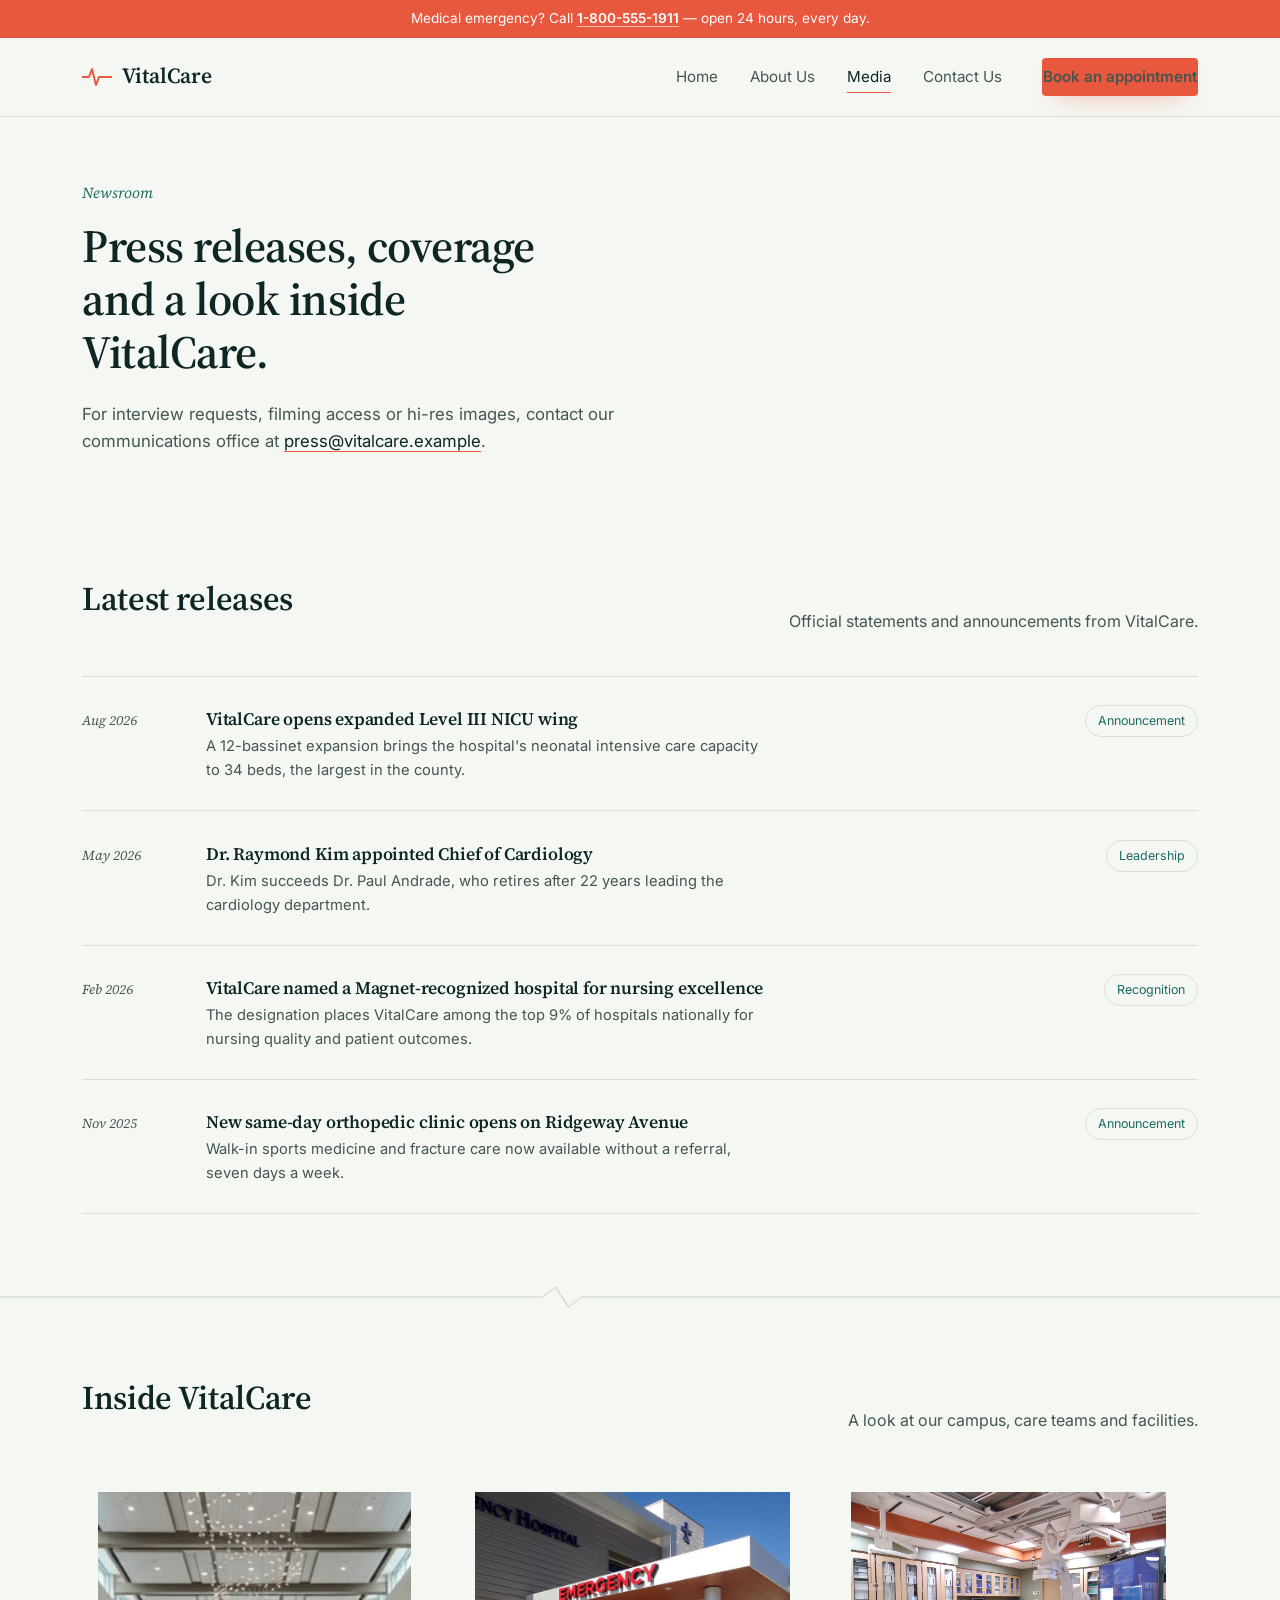
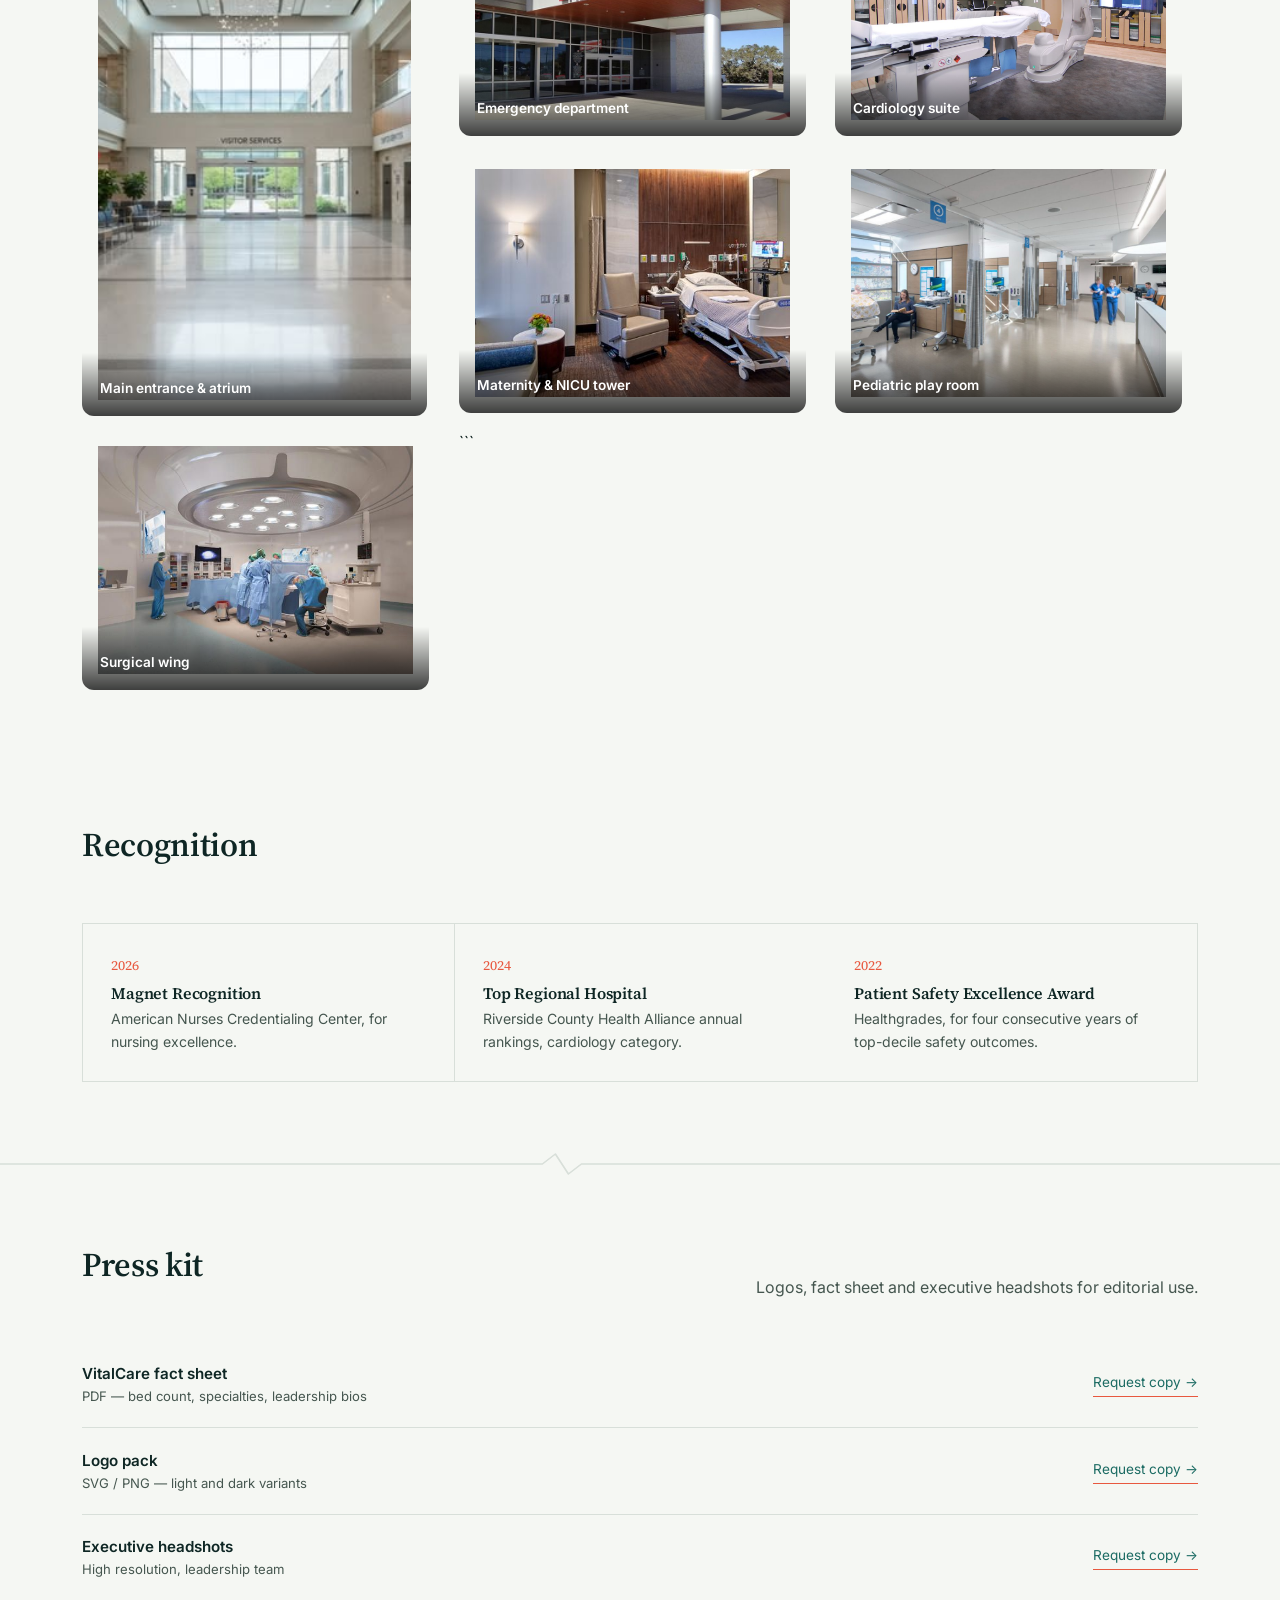
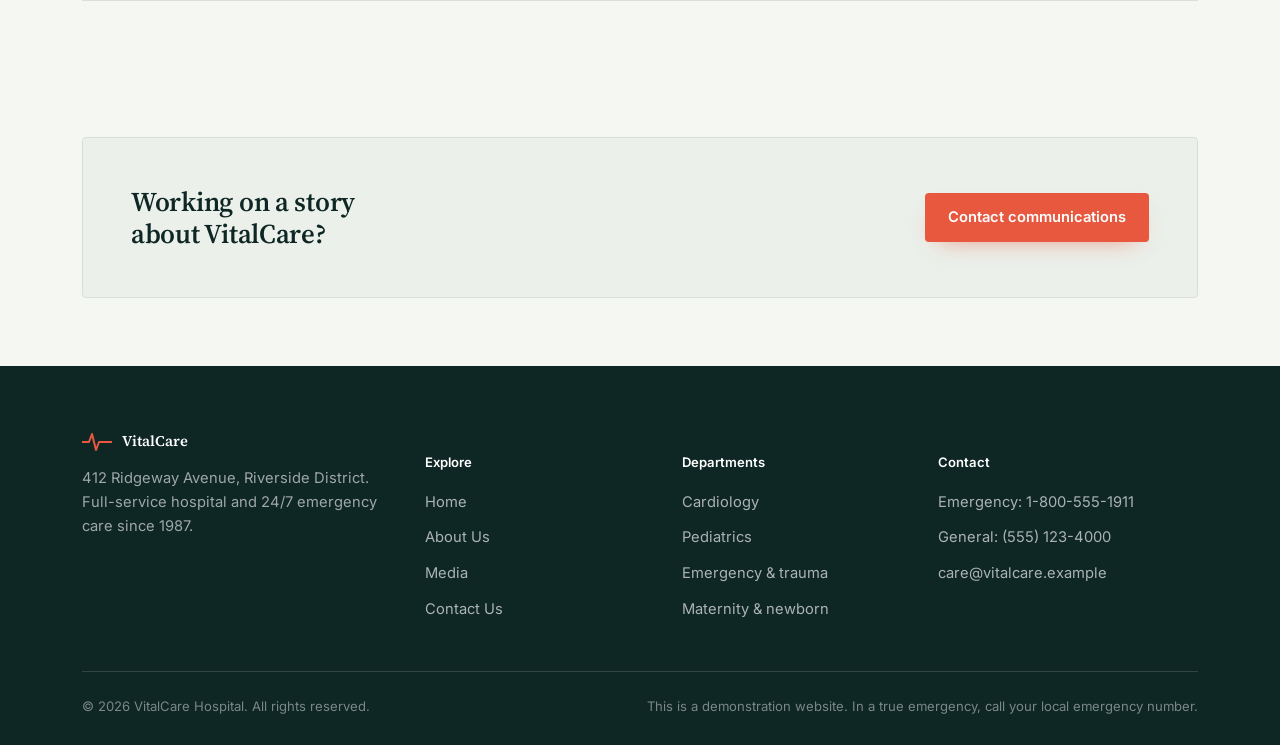
<file: media.html>
<!DOCTYPE html>
<html lang="en">

<head>
    <meta charset="UTF-8">
    <meta name="viewport" content="width=device-width, initial-scale=1.0">
    <title>Media — VitalCare Hospital</title>
    <meta name="description"
        content="Press releases, news coverage, photo gallery and press kit for VitalCare Hospital.">
    <meta name="theme-color" content="#0E2624">
    <link rel="icon"
        href="data:image/svg+xml,%3Csvg xmlns='http://www.w3.org/2000/svg' viewBox='0 0 30 20'%3E%3Cpath d='M0 10H7L10 2L14 18L17 10H30' fill='none' stroke='%23E8583F' stroke-width='2.4' stroke-linecap='round' stroke-linejoin='round'/%3E%3C/svg%3E">
    <link rel="preconnect" href="https://fonts.googleapis.com">
    <link
        href="https://fonts.googleapis.com/css2?family=Source+Serif+4:opsz,wght@8..60,400;8..60,600;8..60,700&family=Inter:wght@400;500;600;700&display=swap"
        rel="stylesheet">
    <link rel="stylesheet" href="styles.css">
</head>

<body>

    <div class="emergency-strip">Medical emergency? Call <a href="tel:+18005551911">1-800-555-1911</a> — open 24 hours,
        every day.</div>

    <header class="site-header">
        <div class="container">
            <a href="index.html" class="brand">
                <svg viewBox="0 0 30 20" aria-hidden="true">
                    <path d="M0 10H7L10 2L14 18L17 10H30" />
                </svg>
                VitalCare
            </a>
            <nav class="main-nav" id="main-nav">
                <ul>
                    <li><a href="index.html">Home</a></li>
                    <li><a href="about.html">About Us</a></li>
                    <li><a href="media.html" aria-current="page">Media</a></li>
                    <li><a href="contact.html">Contact Us</a></li>
                </ul>
                <a href="contact.html" class="btn btn-primary">Book an appointment</a>
            </nav>
            <button class="nav-toggle" aria-label="Toggle menu"
                aria-expanded="false"><span></span><span></span><span></span></button>
        </div>
    </header>

    <main>

        <section class="page-intro">
            <div class="container">
                <p class="eyebrow-note">Newsroom</p>
                <h1>Press releases, coverage and a look inside VitalCare.</h1>
                <p class="lede">For interview requests, filming access or hi-res images, contact our communications
                    office at <a href="mailto:press@vitalcare.example"
                        style="color:var(--teal-dark); border-bottom:1px solid var(--coral);">press@vitalcare.example</a>.
                </p>
            </div>
        </section>

        <section>
            <div class="container">
                <div class="section-head reveal">
                    <h2>Latest releases</h2>
                    <p>Official statements and announcements from VitalCare.</p>
                </div>
                <div class="press-list line-list">
                    <div class="press-row reveal">
                        <span class="date">Aug 2026</span>
                        <div>
                            <h4>VitalCare opens expanded Level III NICU wing</h4>
                            <p>A 12-bassinet expansion brings the hospital's neonatal intensive care capacity to 34
                                beds, the largest in the county.</p>
                        </div>
                        <span class="tag">Announcement</span>
                    </div>
                    <div class="press-row reveal">
                        <span class="date">May 2026</span>
                        <div>
                            <h4>Dr. Raymond Kim appointed Chief of Cardiology</h4>
                            <p>Dr. Kim succeeds Dr. Paul Andrade, who retires after 22 years leading the cardiology
                                department.</p>
                        </div>
                        <span class="tag">Leadership</span>
                    </div>
                    <div class="press-row reveal">
                        <span class="date">Feb 2026</span>
                        <div>
                            <h4>VitalCare named a Magnet-recognized hospital for nursing excellence</h4>
                            <p>The designation places VitalCare among the top 9% of hospitals nationally for nursing
                                quality and patient outcomes.</p>
                        </div>
                        <span class="tag">Recognition</span>
                    </div>
                    <div class="press-row reveal">
                        <span class="date">Nov 2025</span>
                        <div>
                            <h4>New same-day orthopedic clinic opens on Ridgeway Avenue</h4>
                            <p>Walk-in sports medicine and fracture care now available without a referral, seven days a
                                week.</p>
                        </div>
                        <span class="tag">Announcement</span>
                    </div>
                </div>
            </div>
        </section>

        <svg class="pulse-divider" viewBox="0 0 1180 28" preserveAspectRatio="none" aria-hidden="true">
            <path d="M0 14 H500 L512 4 L524 24 L536 14 H1180" />
        </svg>

        <section>
            <div class="container">
                <div class="section-head reveal">
                    <h2>Inside VitalCare</h2>
                    <p>A look at our campus, care teams and facilities.</p>
                </div>
                <div class="gallery-grid">

                    <div class="gallery-tile tall reveal">
                        <img src="assets/496f2e4dc98d73e285460b6e2986f006.jpg" alt="Main entrance and atrium">
                        <span>Main entrance &amp; atrium</span>
                    </div>

                    <div class="gallery-tile reveal">
                        <img src="assets/845aef978e6fd471c501fb6b0b836494.jpg" alt="Emergency department">
                        <span>Emergency department</span>
                    </div>

                    <div class="gallery-tile reveal">
                        <img src="assets/a1f758283599a4592b8d2a509473bd14.jpg" alt="Cardiology suite">
                        <span>Cardiology suite</span>
                    </div>

                    <div class="gallery-tile reveal">
                        <img src="assets/3b9f4831cd3d3e214d8c34ce082d7f7f.jpg" alt="Maternity and NICU tower">
                        <span>Maternity &amp; NICU tower</span>
                    </div>

                    <div class="gallery-tile reveal">
                        <img src="assets/f2a5e725198ae88eab58e4605cd2251c.jpg" alt="Pediatric play room">
                        <span>Pediatric play room</span>
                    </div>

                    <div class="gallery-tile reveal">
                        <img src="assets/21aeece08e01966386c444a40035a9fb (1).jpg" alt="Surgical wing">
                        <span>Surgical wing</span>
                    </div>
                    ```

                </div>

            </div>
        </section>

        <section>
            <div class="container">
                <div class="section-head reveal">
                    <h2>Recognition</h2>
                </div>
                <div class="award-strip">
                    <div class="award-cell reveal">
                        <span class="yr">2026</span>
                        <h4>Magnet Recognition</h4>
                        <p>American Nurses Credentialing Center, for nursing excellence.</p>
                    </div>
                    <div class="award-cell reveal">
                        <span class="yr">2024</span>
                        <h4>Top Regional Hospital</h4>
                        <p>Riverside County Health Alliance annual rankings, cardiology category.</p>
                    </div>
                    <div class="award-cell reveal">
                        <span class="yr">2022</span>
                        <h4>Patient Safety Excellence Award</h4>
                        <p>Healthgrades, for four consecutive years of top-decile safety outcomes.</p>
                    </div>
                </div>
            </div>
        </section>

        <svg class="pulse-divider" viewBox="0 0 1180 28" preserveAspectRatio="none" aria-hidden="true">
            <path d="M0 14 H500 L512 4 L524 24 L536 14 H1180" />
        </svg>

        <section>
            <div class="container">
                <div class="section-head reveal">
                    <h2>Press kit</h2>
                    <p>Logos, fact sheet and executive headshots for editorial use.</p>
                </div>
                <div class="kit-row reveal">
                    <div>
                        <div class="kit-name">VitalCare fact sheet</div>
                        <div class="kit-meta">PDF — bed count, specialties, leadership bios</div>
                    </div>
                    <a href="mailto:press@vitalcare.example?subject=Request%3A%20Fact%20sheet" class="dl">Request copy
                        →</a>
                </div>
                <div class="kit-row reveal">
                    <div>
                        <div class="kit-name">Logo pack</div>
                        <div class="kit-meta">SVG / PNG — light and dark variants</div>
                    </div>
                    <a href="mailto:press@vitalcare.example?subject=Request%3A%20Logo%20pack" class="dl">Request copy
                        →</a>
                </div>
                <div class="kit-row reveal">
                    <div>
                        <div class="kit-name">Executive headshots</div>
                        <div class="kit-meta">High resolution, leadership team</div>
                    </div>
                    <a href="mailto:press@vitalcare.example?subject=Request%3A%20Headshots" class="dl">Request copy
                        →</a>
                </div>
            </div>
        </section>

        <section>
            <div class="container">
                <div class="cta-banner reveal-zoom">
                    <h2>Working on a story about VitalCare?</h2>
                    <div class="hero-actions" style="margin-top:0;">
                        <a href="mailto:press@vitalcare.example" class="btn btn-primary">Contact communications</a>
                    </div>
                </div>
            </div>
        </section>

    </main>

    <footer class="site-footer">
        <div class="container">
            <div class="footer-grid">
                <div>
                    <a href="index.html" class="brand">
                        <svg viewBox="0 0 30 20" aria-hidden="true">
                            <path d="M0 10H7L10 2L14 18L17 10H30" />
                        </svg>
                        VitalCare
                    </a>
                    <p>412 Ridgeway Avenue, Riverside District. Full-service hospital and 24/7 emergency care since
                        1987.</p>
                </div>
                <div>
                    <h5>Explore</h5>
                    <ul>
                        <li><a href="index.html">Home</a></li>
                        <li><a href="about.html">About Us</a></li>
                        <li><a href="media.html">Media</a></li>
                        <li><a href="contact.html">Contact Us</a></li>
                    </ul>
                </div>
                <div>
                    <h5>Departments</h5>
                    <ul>
                        <li><a href="departments/cardiology.html">Cardiology</a></li>
                        <li><a href="departments/pediatrics.html">Pediatrics</a></li>
                        <li><a href="departments/emergency.html">Emergency &amp; trauma</a></li>
                        <li><a href="departments/maternity.html">Maternity &amp; newborn</a></li>
                    </ul>
                </div>
                <div>
                    <h5>Contact</h5>
                    <ul>
                        <li><a href="tel:+18005551911">Emergency: 1-800-555-1911</a></li>
                        <li><a href="tel:+15551234000">General: (555) 123-4000</a></li>
                        <li><a href="mailto:care@vitalcare.example">care@vitalcare.example</a></li>
                    </ul>
                </div>
            </div>
            <div class="footer-bottom">
                <span>© <span data-year></span> VitalCare Hospital. All rights reserved.</span>
                <span>This is a demonstration website. In a true emergency, call your local emergency number.</span>
            </div>
        </div>
    </footer>

    <script src="script.js"></script>
    <button class="back-to-top" id="back-to-top" aria-label="Back to top">
        <svg viewBox="0 0 24 24" fill="none" stroke="currentColor" stroke-width="2" stroke-linecap="round"
            stroke-linejoin="round">
            <path d="M12 19V5M5 12l7-7 7 7" />
        </svg>
    </button>
</body>

</html>
</file>
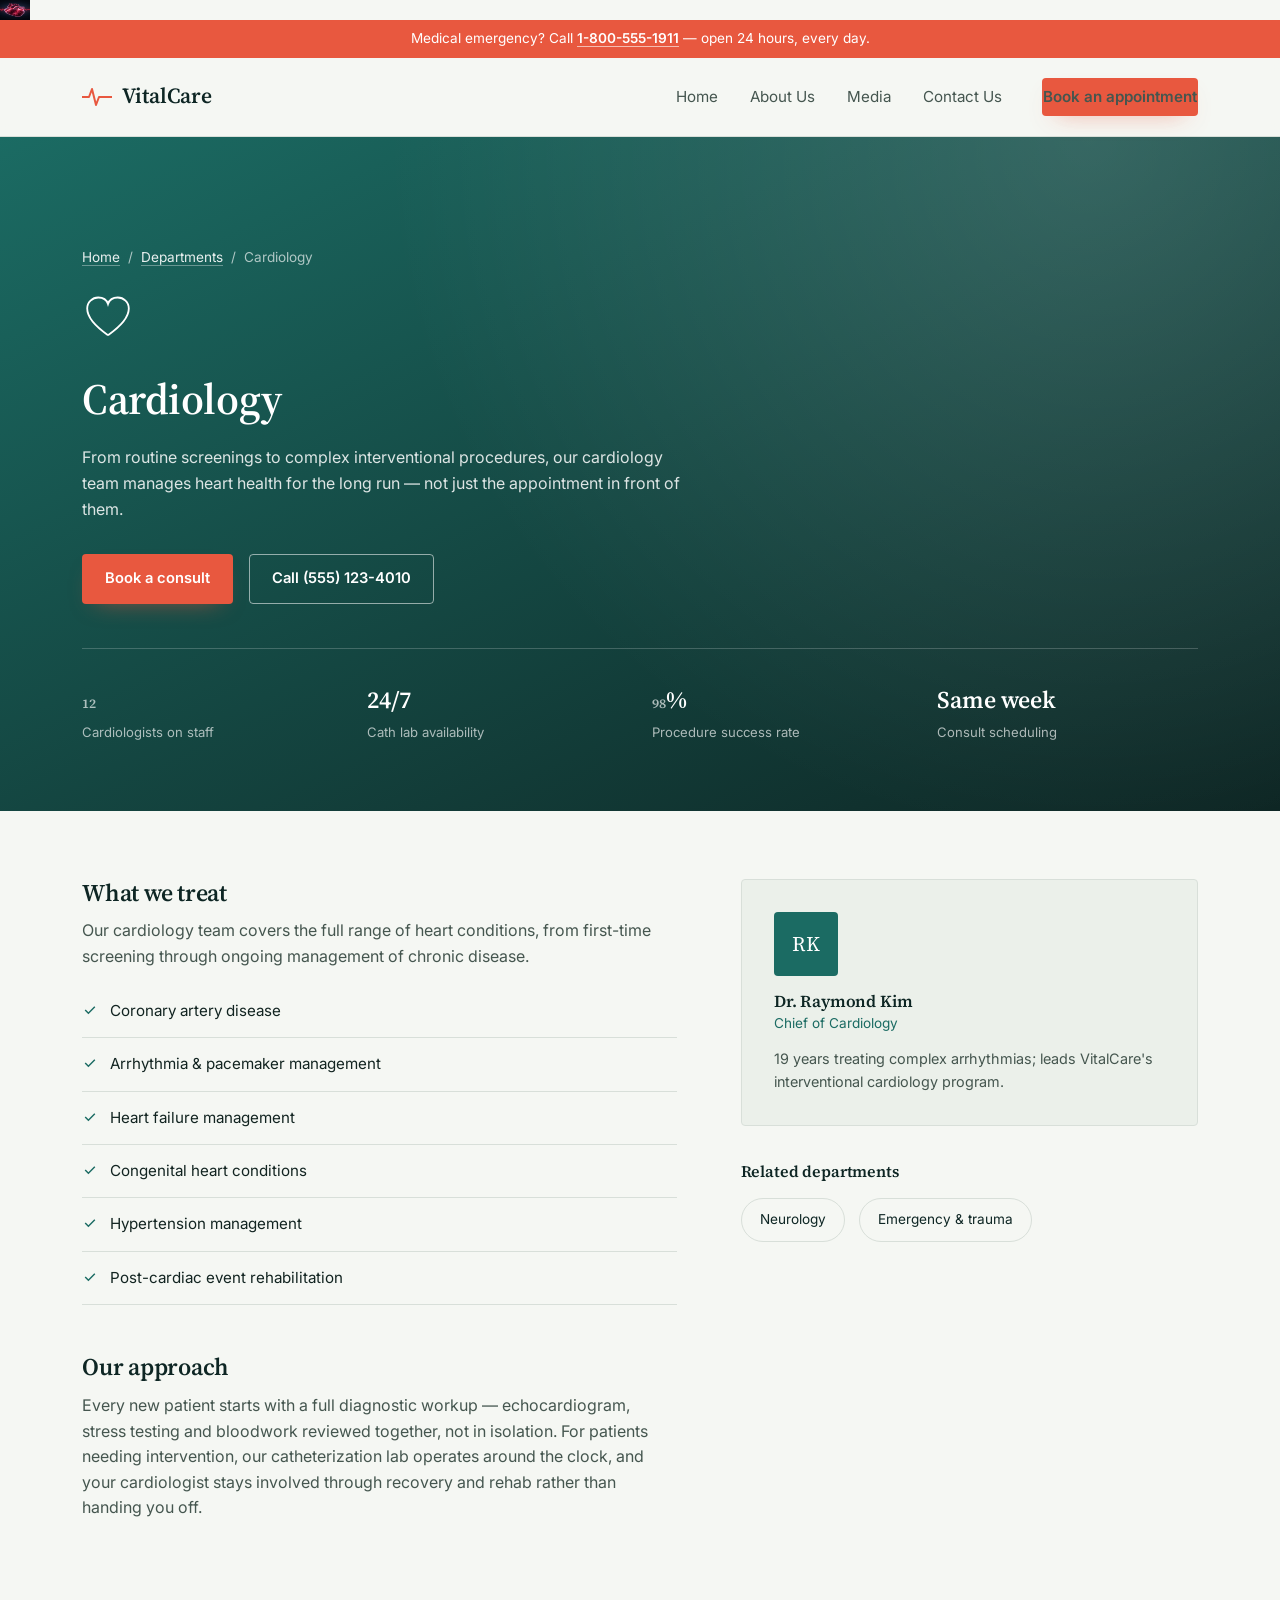
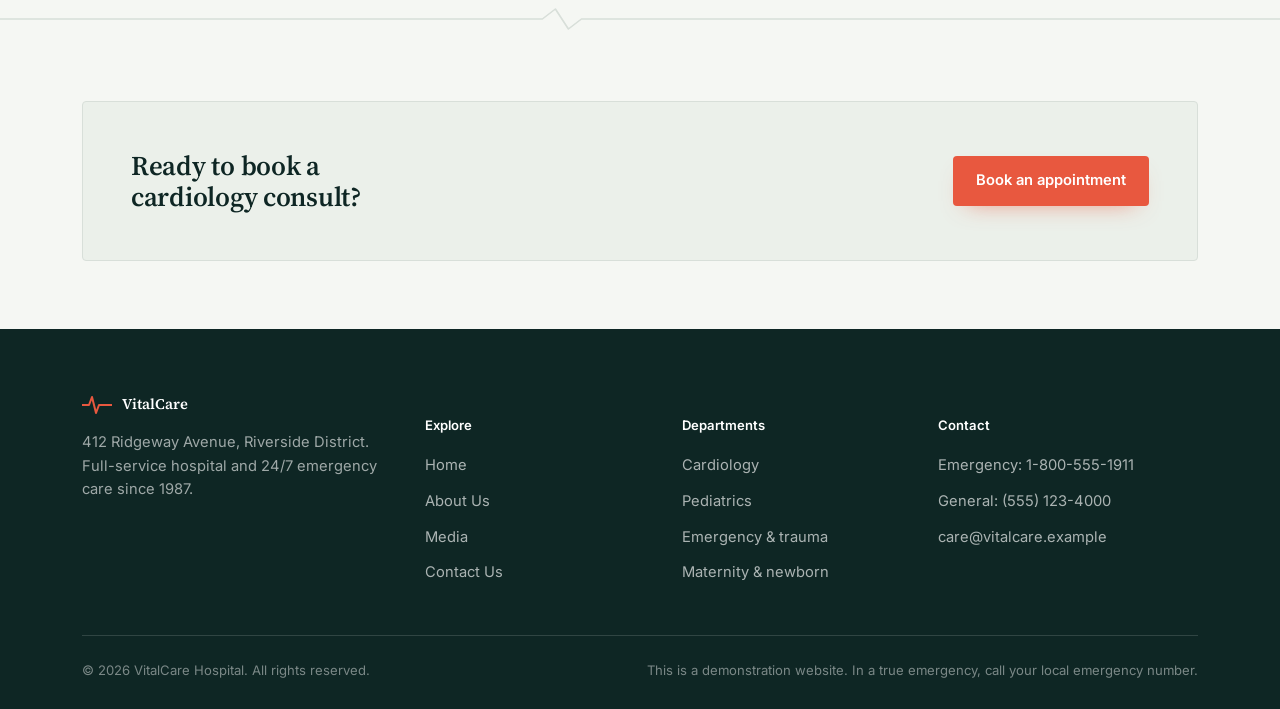
<file: departments/cardiology.html>
<!DOCTYPE html>
<html lang="en">

<head>
    <meta charset="UTF-8">
    <meta name="viewport" content="width=device-width, initial-scale=1.0">
    <title>Cardiology — VitalCare Hospital</title>
    <meta name="description"
        content="Diagnostics, interventional procedures and long-term rhythm management for hearts at every age.">
    <meta name="theme-color" content="#0E2624">
    <img src="../assets/56d26738d5d49a3bf93428a7740cdb55.jpg" width="30" height="20" alt="">
    <link rel="preconnect" href="https://fonts.googleapis.com">
    <link
        href="https://fonts.googleapis.com/css2?family=Source+Serif+4:opsz,wght@8..60,400;8..60,600;8..60,700&family=Inter:wght@400;500;600;700&display=swap"
        rel="stylesheet">
    <link rel="stylesheet" href="../styles.css">
</head>

<body>

    <div class="emergency-strip">Medical emergency? Call <a href="tel:+18005551911">1-800-555-1911</a> — open 24 hours,
        every day.</div>

    <header class="site-header">
        <div class="container">
            <a href="../index.html" class="brand">
                <svg viewBox="0 0 30 20" aria-hidden="true">
                    <path d="M0 10H7L10 2L14 18L17 10H30" />
                </svg>
                VitalCare
            </a>
            <nav class="main-nav" id="main-nav">
                <ul>
                    <li><a href="../index.html">Home</a></li>
                    <li><a href="../about.html">About Us</a></li>
                    <li><a href="../media.html">Media</a></li>
                    <li><a href="../contact.html">Contact Us</a></li>
                </ul>
                <a href="../contact.html" class="btn btn-primary">Book an appointment</a>
            </nav>
            <button class="nav-toggle" aria-label="Toggle menu"
                aria-expanded="false"><span></span><span></span><span></span></button>
        </div>
    </header>

    <main>

        <section class="dept-hero" style="background:linear-gradient(155deg,#1B6B63,#0E2624);">
            <div class="container">
                <p class="breadcrumb"><a href="../index.html">Home</a><span>/</span><a
                        href="../index.html#departments">Departments</a><span>/</span>Cardiology</p>
                <svg class="dept-icon-lg" viewBox="0 0 40 40" fill="none" stroke="currentColor" stroke-width="1.4">
                    <path
                        d="M20 34C10 27 4 20 4 13.5 4 8.5 8 5 12.5 5 16 5 19 7 20 10 21 7 24 5 27.5 5 32 5 36 8.5 36 13.5 36 20 30 27 20 34Z" />
                </svg>
                <h1>Cardiology</h1>
                <p class="lede">From routine screenings to complex interventional procedures, our cardiology team
                    manages heart health for the long run — not just the appointment in front of them.</p>
                <div class="hero-actions">
                    <a href="../contact.html" class="btn btn-primary">Book a consult</a>
                    <a href="tel:+15551234010" class="btn btn-outline">Call (555) 123-4010</a>
                </div>
                <div class="quickfacts">
                    <div class="stat"><b><span data-count-to="12">0</span></b><span>Cardiologists on staff</span></div>
                    <div class="stat"><b>24/7</b><span>Cath lab availability</span></div>
                    <div class="stat"><b><span data-count-to="98">0</span>%</b><span>Procedure success rate</span></div>
                    <div class="stat"><b>Same week</b><span>Consult scheduling</span></div>
                </div>
            </div>
        </section>

        <section>
            <div class="container dept-body-grid">
                <div>
                    <h2>What we treat</h2>
                    <p>Our cardiology team covers the full range of heart conditions, from first-time screening through
                        ongoing management of chronic disease.</p>
                    <ul class="condition-list reveal">
                        <li><svg viewBox="0 0 20 20" fill="none" stroke="#1B6B63" stroke-width="1.8">
                                <path d="M4 10l4 4 8-8" />
                            </svg> Coronary artery disease</li>
                        <li><svg viewBox="0 0 20 20" fill="none" stroke="#1B6B63" stroke-width="1.8">
                                <path d="M4 10l4 4 8-8" />
                            </svg> Arrhythmia &amp; pacemaker management</li>
                        <li><svg viewBox="0 0 20 20" fill="none" stroke="#1B6B63" stroke-width="1.8">
                                <path d="M4 10l4 4 8-8" />
                            </svg> Heart failure management</li>
                        <li><svg viewBox="0 0 20 20" fill="none" stroke="#1B6B63" stroke-width="1.8">
                                <path d="M4 10l4 4 8-8" />
                            </svg> Congenital heart conditions</li>
                        <li><svg viewBox="0 0 20 20" fill="none" stroke="#1B6B63" stroke-width="1.8">
                                <path d="M4 10l4 4 8-8" />
                            </svg> Hypertension management</li>
                        <li><svg viewBox="0 0 20 20" fill="none" stroke="#1B6B63" stroke-width="1.8">
                                <path d="M4 10l4 4 8-8" />
                            </svg> Post-cardiac event rehabilitation</li>
                    </ul>

                    <h2 style="margin-top:48px;">Our approach</h2>
                    <p>Every new patient starts with a full diagnostic workup — echocardiogram, stress testing and
                        bloodwork reviewed together, not in isolation. For patients needing intervention, our
                        catheterization lab operates around the clock, and your cardiologist stays involved through
                        recovery and rehab rather than handing you off.</p>
                </div>

                <div>
                    <div class="physician-panel reveal">
                        <div class="avatar" style="background:#1B6B63;">RK</div>
                        <h4>Dr. Raymond Kim</h4>
                        <span class="role">Chief of Cardiology</span>
                        <p>19 years treating complex arrhythmias; leads VitalCare's interventional cardiology program.
                        </p>
                    </div>

                    <h4 style="margin-top:36px; font-size:1rem;">Related departments</h4>
                    <div class="related-strip">
                        <a href="neurology.html" class="related-pill">Neurology</a>
                        <a href="emergency.html" class="related-pill">Emergency &amp; trauma</a>
                    </div>
                </div>
            </div>
        </section>

        <svg class="pulse-divider" viewBox="0 0 1180 28" preserveAspectRatio="none" aria-hidden="true">
            <path d="M0 14 H500 L512 4 L524 24 L536 14 H1180" />
        </svg>

        <section>
            <div class="container">
                <div class="cta-banner reveal-zoom">
                    <h2>Ready to book a cardiology consult?</h2>
                    <div class="hero-actions" style="margin-top:0;">
                        <a href="../contact.html" class="btn btn-primary">Book an appointment</a>
                    </div>
                </div>
            </div>
        </section>

    </main>

    <footer class="site-footer">
        <div class="container">
            <div class="footer-grid">
                <div>
                    <a href="../index.html" class="brand">
                        <svg viewBox="0 0 30 20" aria-hidden="true">
                            <path d="M0 10H7L10 2L14 18L17 10H30" />
                        </svg>
                        VitalCare
                    </a>
                    <p>412 Ridgeway Avenue, Riverside District. Full-service hospital and 24/7 emergency care since
                        1987.</p>
                </div>
                <div>
                    <h5>Explore</h5>
                    <ul>
                        <li><a href="../index.html">Home</a></li>
                        <li><a href="../about.html">About Us</a></li>
                        <li><a href="../media.html">Media</a></li>
                        <li><a href="../contact.html">Contact Us</a></li>
                    </ul>
                </div>
                <div>
                    <h5>Departments</h5>
                    <ul>
                        <li><a href="cardiology.html">Cardiology</a></li>
                        <li><a href="pediatrics.html">Pediatrics</a></li>
                        <li><a href="emergency.html">Emergency &amp; trauma</a></li>
                        <li><a href="maternity.html">Maternity &amp; newborn</a></li>
                    </ul>
                </div>
                <div>
                    <h5>Contact</h5>
                    <ul>
                        <li><a href="tel:+18005551911">Emergency: 1-800-555-1911</a></li>
                        <li><a href="tel:+15551234000">General: (555) 123-4000</a></li>
                        <li><a href="mailto:care@vitalcare.example">care@vitalcare.example</a></li>
                    </ul>
                </div>
            </div>
            <div class="footer-bottom">
                <span>© <span data-year></span> VitalCare Hospital. All rights reserved.</span>
                <span>This is a demonstration website. In a true emergency, call your local emergency number.</span>
            </div>
        </div>
    </footer>

    <script src="../script.js"></script>
    <button class="back-to-top" id="back-to-top" aria-label="Back to top">
        <svg viewBox="0 0 24 24" fill="none" stroke="currentColor" stroke-width="2" stroke-linecap="round"
            stroke-linejoin="round">
            <path d="M12 19V5M5 12l7-7 7 7" />
        </svg>
    </button>
</body>

</html>
</file>
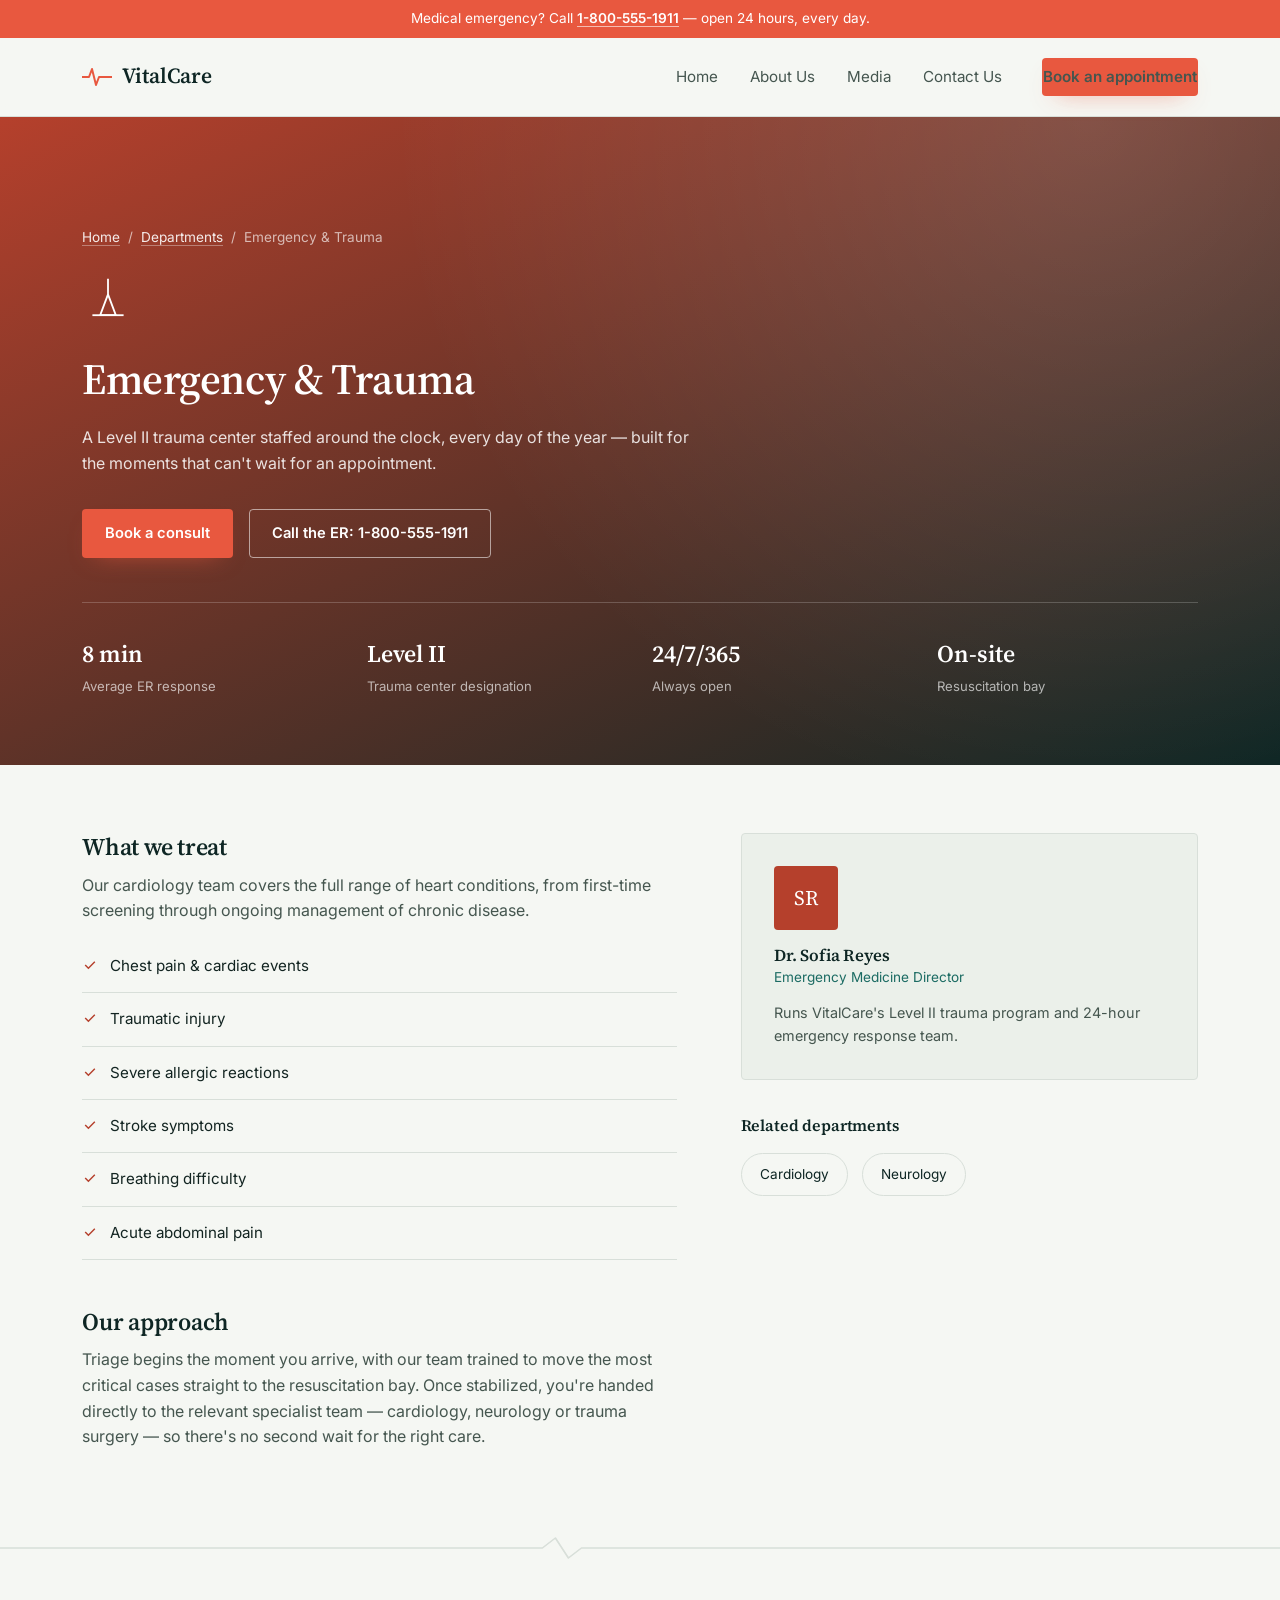
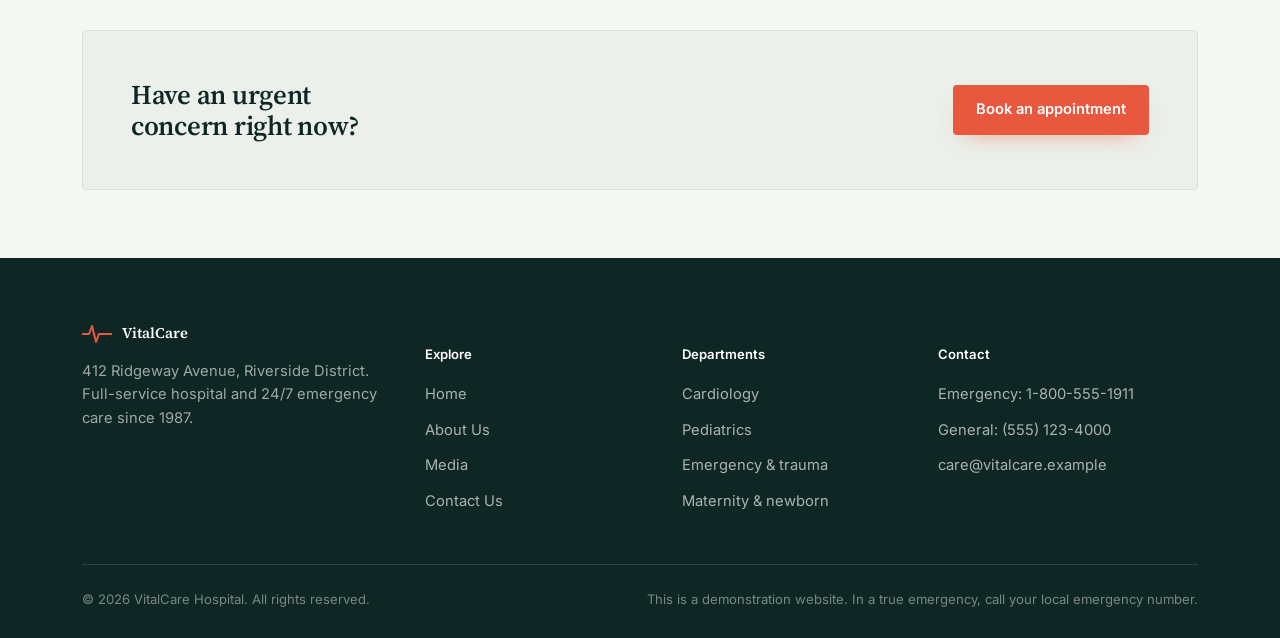
<file: departments/emergency.html>
<!DOCTYPE html>
<html lang="en">

<head>
    <meta charset="UTF-8">
    <meta name="viewport" content="width=device-width, initial-scale=1.0">
    <title>Emergency &amp; Trauma — VitalCare Hospital</title>
    <meta name="description"
        content="Level II trauma center with a resuscitation bay, staffed around the clock, every day of the year.">
    <meta name="theme-color" content="#0E2624">
    <link rel="icon"
        href="data:image/svg+xml,%3Csvg xmlns='http://www.w3.org/2000/svg' viewBox='0 0 30 20'%3E%3Cpath d='M0 10H7L10 2L14 18L17 10H30' fill='none' stroke='%23E8583F' stroke-width='2.4' stroke-linecap='round' stroke-linejoin='round'/%3E%3C/svg%3E">
    <link rel="preconnect" href="https://fonts.googleapis.com">
    <link
        href="https://fonts.googleapis.com/css2?family=Source+Serif+4:opsz,wght@8..60,400;8..60,600;8..60,700&family=Inter:wght@400;500;600;700&display=swap"
        rel="stylesheet">
    <link rel="stylesheet" href="../styles.css">
</head>

<body>

    <div class="emergency-strip">Medical emergency? Call <a href="tel:+18005551911">1-800-555-1911</a> — open 24 hours,
        every day.</div>

    <header class="site-header">
        <div class="container">
            <a href="../index.html" class="brand">
                <svg viewBox="0 0 30 20" aria-hidden="true">
                    <path d="M0 10H7L10 2L14 18L17 10H30" />
                </svg>
                VitalCare
            </a>
            <nav class="main-nav" id="main-nav">
                <ul>
                    <li><a href="../index.html">Home</a></li>
                    <li><a href="../about.html">About Us</a></li>
                    <li><a href="../media.html">Media</a></li>
                    <li><a href="../contact.html">Contact Us</a></li>
                </ul>
                <a href="../contact.html" class="btn btn-primary">Book an appointment</a>
            </nav>
            <button class="nav-toggle" aria-label="Toggle menu"
                aria-expanded="false"><span></span><span></span><span></span></button>
        </div>
    </header>

    <main>

        <section class="dept-hero" style="background:linear-gradient(155deg,#B5402C,#0E2624);">
            <div class="container">
                <p class="breadcrumb"><a href="../index.html">Home</a><span>/</span><a
                        href="../index.html#departments">Departments</a><span>/</span>Emergency &amp; Trauma</p>
                <svg class="dept-icon-lg" viewBox="0 0 40 40" fill="none" stroke="currentColor" stroke-width="1.4">
                    <path d="M20 6v12M20 18l-6 16h12l-6-16Z" />
                    <path d="M8 34h24" />
                </svg>
                <h1>Emergency &amp; Trauma</h1>
                <p class="lede">A Level II trauma center staffed around the clock, every day of the year — built for the
                    moments that can't wait for an appointment.</p>
                <div class="hero-actions">
                    <a href="../contact.html" class="btn btn-primary">Book a consult</a>
                    <a href="tel:+18005551911" class="btn btn-outline">Call the ER: 1-800-555-1911</a>
                </div>
                <div class="quickfacts">
                    <div class="stat"><b>8 min</b><span>Average ER response</span></div>
                    <div class="stat"><b>Level II</b><span>Trauma center designation</span></div>
                    <div class="stat"><b>24/7/365</b><span>Always open</span></div>
                    <div class="stat"><b>On-site</b><span>Resuscitation bay</span></div>
                </div>
            </div>
        </section>

        <section>
            <div class="container dept-body-grid">
                <div>
                    <h2>What we treat</h2>
                    <p>Our cardiology team covers the full range of heart conditions, from first-time screening through
                        ongoing management of chronic disease.</p>
                    <ul class="condition-list reveal">
                        <li><svg viewBox="0 0 20 20" fill="none" stroke="#B5402C" stroke-width="1.8">
                                <path d="M4 10l4 4 8-8" />
                            </svg> Chest pain &amp; cardiac events</li>
                        <li><svg viewBox="0 0 20 20" fill="none" stroke="#B5402C" stroke-width="1.8">
                                <path d="M4 10l4 4 8-8" />
                            </svg> Traumatic injury</li>
                        <li><svg viewBox="0 0 20 20" fill="none" stroke="#B5402C" stroke-width="1.8">
                                <path d="M4 10l4 4 8-8" />
                            </svg> Severe allergic reactions</li>
                        <li><svg viewBox="0 0 20 20" fill="none" stroke="#B5402C" stroke-width="1.8">
                                <path d="M4 10l4 4 8-8" />
                            </svg> Stroke symptoms</li>
                        <li><svg viewBox="0 0 20 20" fill="none" stroke="#B5402C" stroke-width="1.8">
                                <path d="M4 10l4 4 8-8" />
                            </svg> Breathing difficulty</li>
                        <li><svg viewBox="0 0 20 20" fill="none" stroke="#B5402C" stroke-width="1.8">
                                <path d="M4 10l4 4 8-8" />
                            </svg> Acute abdominal pain</li>
                    </ul>

                    <h2 style="margin-top:48px;">Our approach</h2>
                    <p>Triage begins the moment you arrive, with our team trained to move the most critical cases
                        straight to the resuscitation bay. Once stabilized, you're handed directly to the relevant
                        specialist team — cardiology, neurology or trauma surgery — so there's no second wait for the
                        right care.</p>
                </div>

                <div>
                    <div class="physician-panel reveal">
                        <div class="avatar" style="background:#B5402C;">SR</div>
                        <h4>Dr. Sofia Reyes</h4>
                        <span class="role">Emergency Medicine Director</span>
                        <p>Runs VitalCare's Level II trauma program and 24-hour emergency response team.</p>
                    </div>

                    <h4 style="margin-top:36px; font-size:1rem;">Related departments</h4>
                    <div class="related-strip">
                        <a href="cardiology.html" class="related-pill">Cardiology</a>
                        <a href="neurology.html" class="related-pill">Neurology</a>
                    </div>
                </div>
            </div>
        </section>

        <svg class="pulse-divider" viewBox="0 0 1180 28" preserveAspectRatio="none" aria-hidden="true">
            <path d="M0 14 H500 L512 4 L524 24 L536 14 H1180" />
        </svg>

        <section>
            <div class="container">
                <div class="cta-banner reveal-zoom">
                    <h2>Have an urgent concern right now?</h2>
                    <div class="hero-actions" style="margin-top:0;">
                        <a href="../contact.html" class="btn btn-primary">Book an appointment</a>
                    </div>
                </div>
            </div>
        </section>

    </main>

    <footer class="site-footer">
        <div class="container">
            <div class="footer-grid">
                <div>
                    <a href="../index.html" class="brand">
                        <svg viewBox="0 0 30 20" aria-hidden="true">
                            <path d="M0 10H7L10 2L14 18L17 10H30" />
                        </svg>
                        VitalCare
                    </a>
                    <p>412 Ridgeway Avenue, Riverside District. Full-service hospital and 24/7 emergency care since
                        1987.</p>
                </div>
                <div>
                    <h5>Explore</h5>
                    <ul>
                        <li><a href="../index.html">Home</a></li>
                        <li><a href="../about.html">About Us</a></li>
                        <li><a href="../media.html">Media</a></li>
                        <li><a href="../contact.html">Contact Us</a></li>
                    </ul>
                </div>
                <div>
                    <h5>Departments</h5>
                    <ul>
                        <li><a href="cardiology.html">Cardiology</a></li>
                        <li><a href="pediatrics.html">Pediatrics</a></li>
                        <li><a href="emergency.html">Emergency &amp; trauma</a></li>
                        <li><a href="maternity.html">Maternity &amp; newborn</a></li>
                    </ul>
                </div>
                <div>
                    <h5>Contact</h5>
                    <ul>
                        <li><a href="tel:+18005551911">Emergency: 1-800-555-1911</a></li>
                        <li><a href="tel:+18005551911">General: (555) 123-4000</a></li>
                        <li><a href="mailto:care@vitalcare.example">care@vitalcare.example</a></li>
                    </ul>
                </div>
            </div>
            <div class="footer-bottom">
                <span>© <span data-year></span> VitalCare Hospital. All rights reserved.</span>
                <span>This is a demonstration website. In a true emergency, call your local emergency number.</span>
            </div>
        </div>
    </footer>

    <script src="../script.js"></script>
    <button class="back-to-top" id="back-to-top" aria-label="Back to top">
        <svg viewBox="0 0 24 24" fill="none" stroke="currentColor" stroke-width="2" stroke-linecap="round"
            stroke-linejoin="round">
            <path d="M12 19V5M5 12l7-7 7 7" />
        </svg>
    </button>
</body>

</html>
</file>
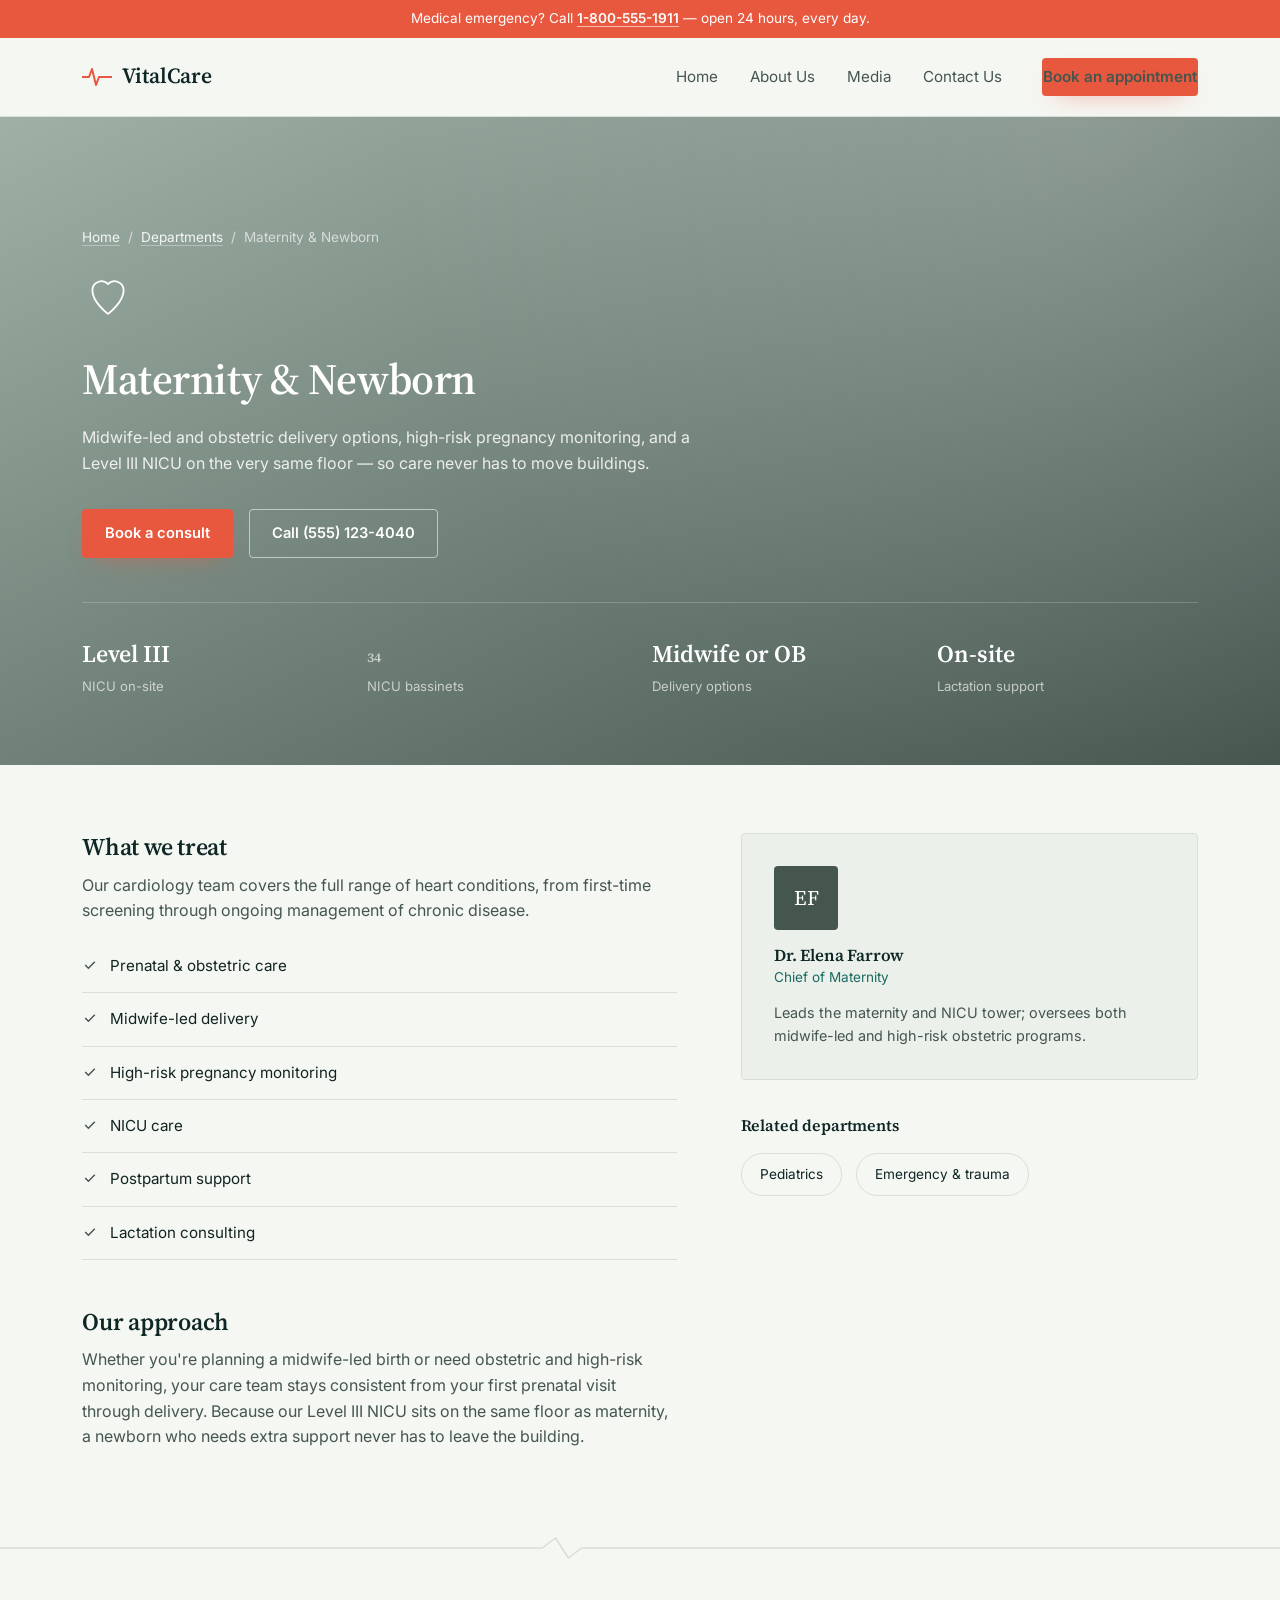
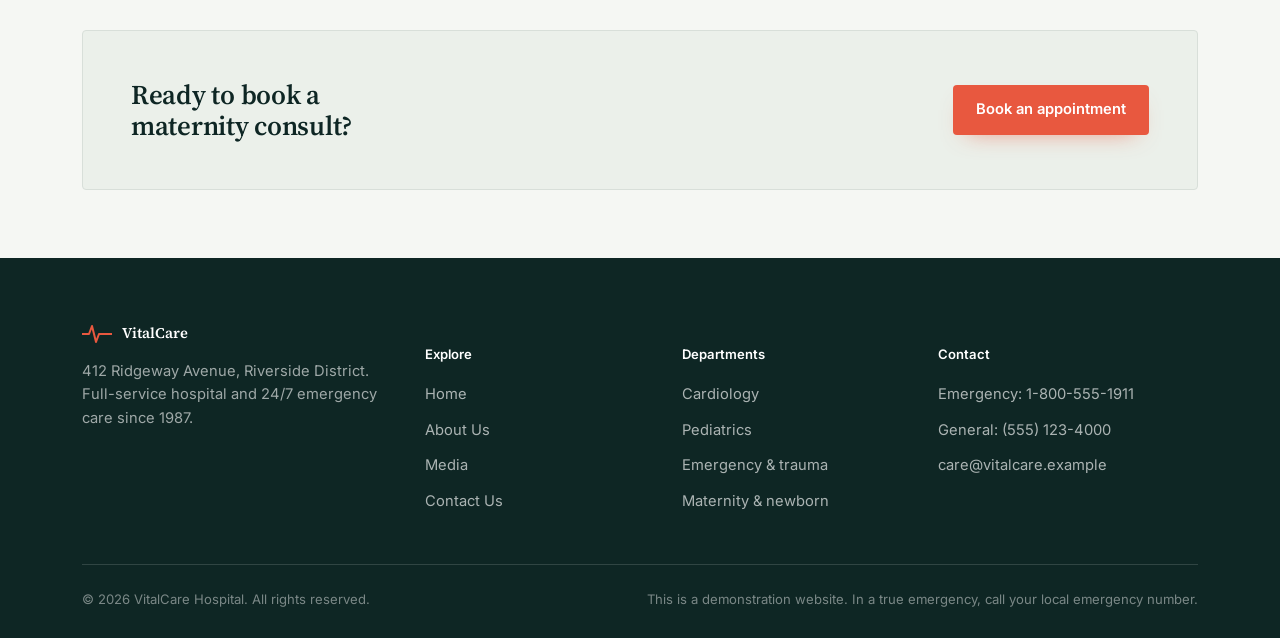
<file: departments/maternity.html>
<!DOCTYPE html>
<html lang="en">

<head>
    <meta charset="UTF-8">
    <meta name="viewport" content="width=device-width, initial-scale=1.0">
    <title>Maternity &amp; Newborn — VitalCare Hospital</title>
    <meta name="description"
        content="Midwife-led and obstetric delivery options, with a level III NICU on the same floor.">
    <meta name="theme-color" content="#0E2624">
    <link rel="icon"
        href="data:image/svg+xml,%3Csvg xmlns='http://www.w3.org/2000/svg' viewBox='0 0 30 20'%3E%3Cpath d='M0 10H7L10 2L14 18L17 10H30' fill='none' stroke='%23E8583F' stroke-width='2.4' stroke-linecap='round' stroke-linejoin='round'/%3E%3C/svg%3E">
    <link rel="preconnect" href="https://fonts.googleapis.com">
    <link
        href="https://fonts.googleapis.com/css2?family=Source+Serif+4:opsz,wght@8..60,400;8..60,600;8..60,700&family=Inter:wght@400;500;600;700&display=swap"
        rel="stylesheet">
    <link rel="stylesheet" href="../styles.css">
</head>

<body>

    <div class="emergency-strip">Medical emergency? Call <a href="tel:+18005551911">1-800-555-1911</a> — open 24 hours,
        every day.</div>

    <header class="site-header">
        <div class="container">
            <a href="../index.html" class="brand">
                <svg viewBox="0 0 30 20" aria-hidden="true">
                    <path d="M0 10H7L10 2L14 18L17 10H30" />
                </svg>
                VitalCare
            </a>
            <nav class="main-nav" id="main-nav">
                <ul>
                    <li><a href="../index.html">Home</a></li>
                    <li><a href="../about.html">About Us</a></li>
                    <li><a href="../media.html">Media</a></li>
                    <li><a href="../contact.html">Contact Us</a></li>
                </ul>
                <a href="../contact.html" class="btn btn-primary">Book an appointment</a>
            </nav>
            <button class="nav-toggle" aria-label="Toggle menu"
                aria-expanded="false"><span></span><span></span><span></span></button>
        </div>
    </header>

    <main>

        <section class="dept-hero" style="background:linear-gradient(155deg,#9FB0A6,#45564F);">
            <div class="container">
                <p class="breadcrumb"><a href="../index.html">Home</a><span>/</span><a
                        href="../index.html#departments">Departments</a><span>/</span>Maternity &amp; Newborn</p>
                <svg class="dept-icon-lg" viewBox="0 0 40 40" fill="none" stroke="currentColor" stroke-width="1.4">
                    <path d="M20 33S8 24 8 15a7 7 0 0 1 12-5 7 7 0 0 1 12 5c0 9-12 18-12 18Z" />
                </svg>
                <h1>Maternity &amp; Newborn</h1>
                <p class="lede">Midwife-led and obstetric delivery options, high-risk pregnancy monitoring, and a Level
                    III NICU on the very same floor — so care never has to move buildings.</p>
                <div class="hero-actions">
                    <a href="../contact.html" class="btn btn-primary">Book a consult</a>
                    <a href="tel:+15551234040" class="btn btn-outline">Call (555) 123-4040</a>
                </div>
                <div class="quickfacts">
                    <div class="stat"><b>Level III</b><span>NICU on-site</span></div>
                    <div class="stat"><b><span data-count-to="34">0</span></b><span>NICU bassinets</span></div>
                    <div class="stat"><b>Midwife or OB</b><span>Delivery options</span></div>
                    <div class="stat"><b>On-site</b><span>Lactation support</span></div>
                </div>
            </div>
        </section>

        <section>
            <div class="container dept-body-grid">
                <div>
                    <h2>What we treat</h2>
                    <p>Our cardiology team covers the full range of heart conditions, from first-time screening through
                        ongoing management of chronic disease.</p>
                    <ul class="condition-list reveal">
                        <li><svg viewBox="0 0 20 20" fill="none" stroke="#45564F" stroke-width="1.8">
                                <path d="M4 10l4 4 8-8" />
                            </svg> Prenatal &amp; obstetric care</li>
                        <li><svg viewBox="0 0 20 20" fill="none" stroke="#45564F" stroke-width="1.8">
                                <path d="M4 10l4 4 8-8" />
                            </svg> Midwife-led delivery</li>
                        <li><svg viewBox="0 0 20 20" fill="none" stroke="#45564F" stroke-width="1.8">
                                <path d="M4 10l4 4 8-8" />
                            </svg> High-risk pregnancy monitoring</li>
                        <li><svg viewBox="0 0 20 20" fill="none" stroke="#45564F" stroke-width="1.8">
                                <path d="M4 10l4 4 8-8" />
                            </svg> NICU care</li>
                        <li><svg viewBox="0 0 20 20" fill="none" stroke="#45564F" stroke-width="1.8">
                                <path d="M4 10l4 4 8-8" />
                            </svg> Postpartum support</li>
                        <li><svg viewBox="0 0 20 20" fill="none" stroke="#45564F" stroke-width="1.8">
                                <path d="M4 10l4 4 8-8" />
                            </svg> Lactation consulting</li>
                    </ul>

                    <h2 style="margin-top:48px;">Our approach</h2>
                    <p>Whether you're planning a midwife-led birth or need obstetric and high-risk monitoring, your care
                        team stays consistent from your first prenatal visit through delivery. Because our Level III
                        NICU sits on the same floor as maternity, a newborn who needs extra support never has to leave
                        the building.</p>
                </div>

                <div>
                    <div class="physician-panel reveal">
                        <div class="avatar" style="background:#45564F;">EF</div>
                        <h4>Dr. Elena Farrow</h4>
                        <span class="role">Chief of Maternity</span>
                        <p>Leads the maternity and NICU tower; oversees both midwife-led and high-risk obstetric
                            programs.</p>
                    </div>

                    <h4 style="margin-top:36px; font-size:1rem;">Related departments</h4>
                    <div class="related-strip">
                        <a href="pediatrics.html" class="related-pill">Pediatrics</a>
                        <a href="emergency.html" class="related-pill">Emergency &amp; trauma</a>
                    </div>
                </div>
            </div>
        </section>

        <svg class="pulse-divider" viewBox="0 0 1180 28" preserveAspectRatio="none" aria-hidden="true">
            <path d="M0 14 H500 L512 4 L524 24 L536 14 H1180" />
        </svg>

        <section>
            <div class="container">
                <div class="cta-banner reveal-zoom">
                    <h2>Ready to book a maternity consult?</h2>
                    <div class="hero-actions" style="margin-top:0;">
                        <a href="../contact.html" class="btn btn-primary">Book an appointment</a>
                    </div>
                </div>
            </div>
        </section>

    </main>

    <footer class="site-footer">
        <div class="container">
            <div class="footer-grid">
                <div>
                    <a href="../index.html" class="brand">
                        <svg viewBox="0 0 30 20" aria-hidden="true">
                            <path d="M0 10H7L10 2L14 18L17 10H30" />
                        </svg>
                        VitalCare
                    </a>
                    <p>412 Ridgeway Avenue, Riverside District. Full-service hospital and 24/7 emergency care since
                        1987.</p>
                </div>
                <div>
                    <h5>Explore</h5>
                    <ul>
                        <li><a href="../index.html">Home</a></li>
                        <li><a href="../about.html">About Us</a></li>
                        <li><a href="../media.html">Media</a></li>
                        <li><a href="../contact.html">Contact Us</a></li>
                    </ul>
                </div>
                <div>
                    <h5>Departments</h5>
                    <ul>
                        <li><a href="cardiology.html">Cardiology</a></li>
                        <li><a href="pediatrics.html">Pediatrics</a></li>
                        <li><a href="emergency.html">Emergency &amp; trauma</a></li>
                        <li><a href="maternity.html">Maternity &amp; newborn</a></li>
                    </ul>
                </div>
                <div>
                    <h5>Contact</h5>
                    <ul>
                        <li><a href="tel:+18005551911">Emergency: 1-800-555-1911</a></li>
                        <li><a href="tel:+15551234000">General: (555) 123-4000</a></li>
                        <li><a href="mailto:care@vitalcare.example">care@vitalcare.example</a></li>
                    </ul>
                </div>
            </div>
            <div class="footer-bottom">
                <span>© <span data-year></span> VitalCare Hospital. All rights reserved.</span>
                <span>This is a demonstration website. In a true emergency, call your local emergency number.</span>
            </div>
        </div>
    </footer>

    <script src="../script.js"></script>
    <button class="back-to-top" id="back-to-top" aria-label="Back to top">
        <svg viewBox="0 0 24 24" fill="none" stroke="currentColor" stroke-width="2" stroke-linecap="round"
            stroke-linejoin="round">
            <path d="M12 19V5M5 12l7-7 7 7" />
        </svg>
    </button>
</body>

</html>
</file>
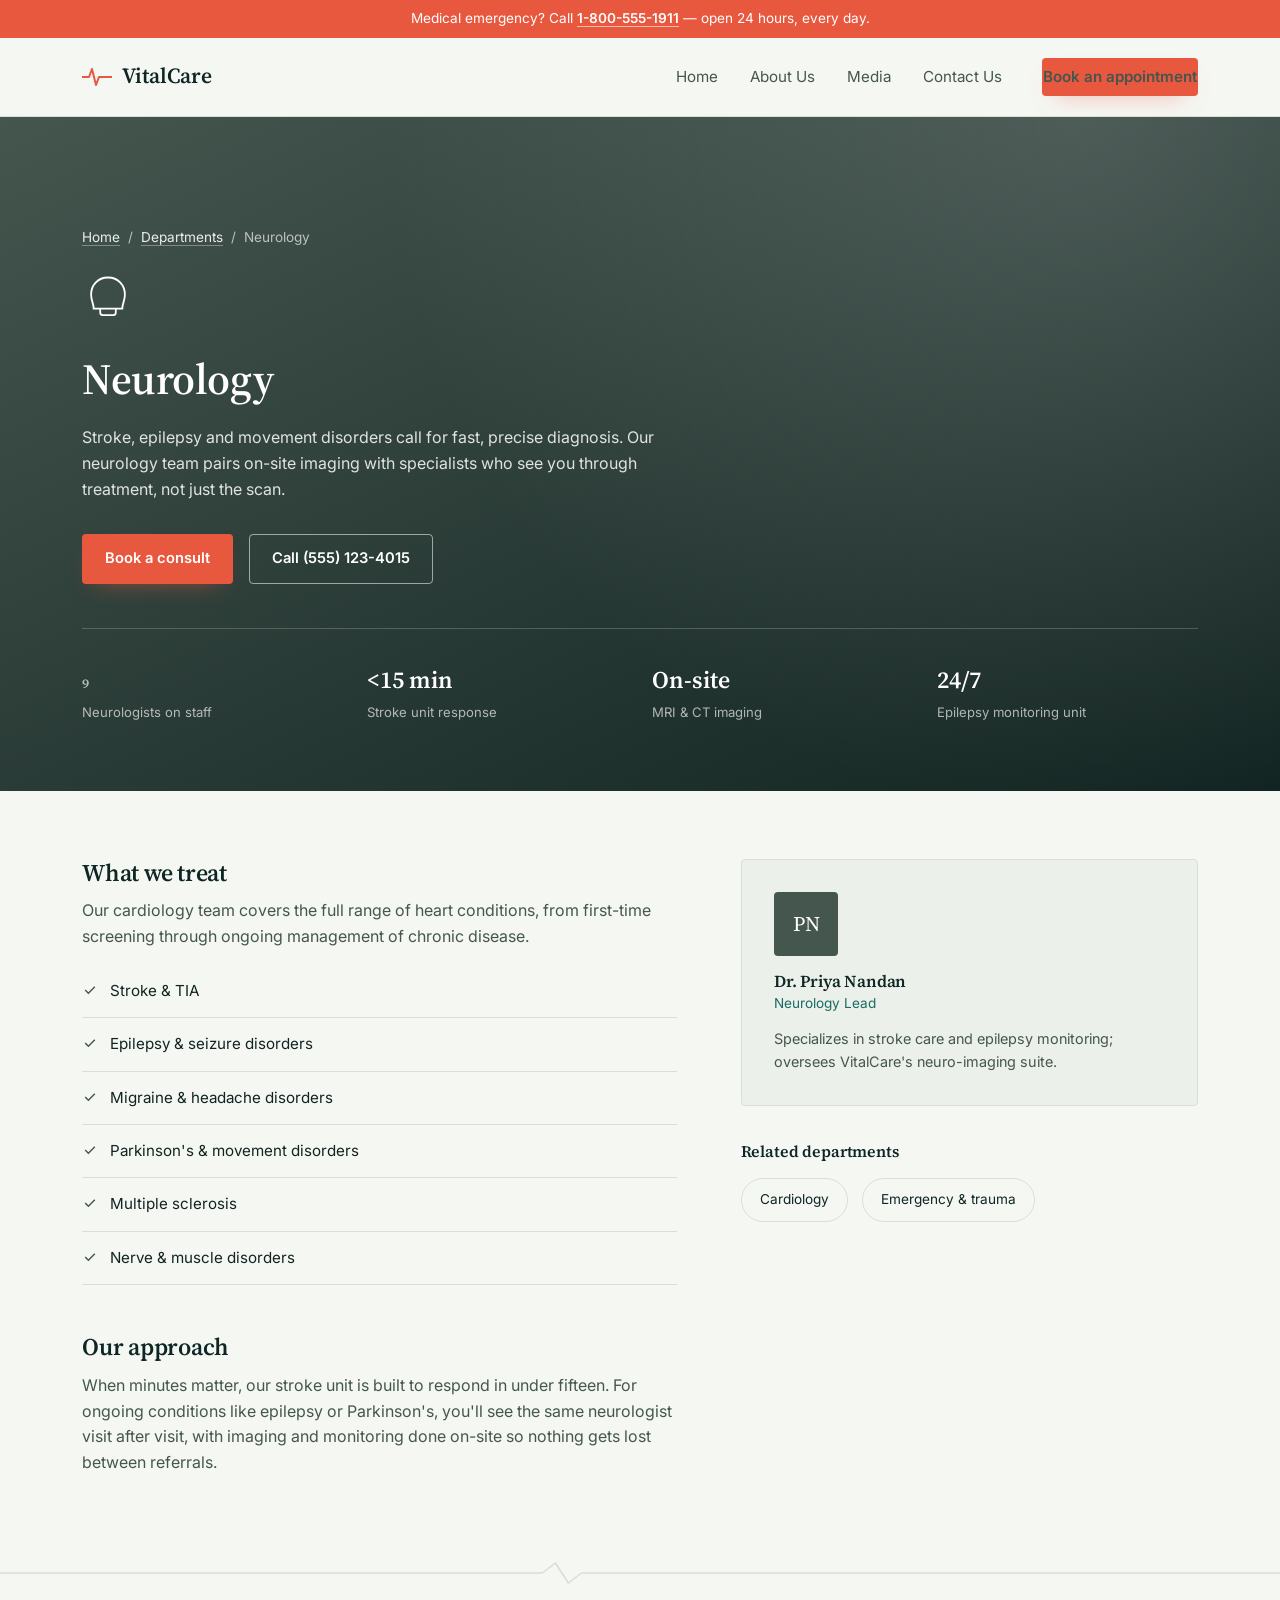
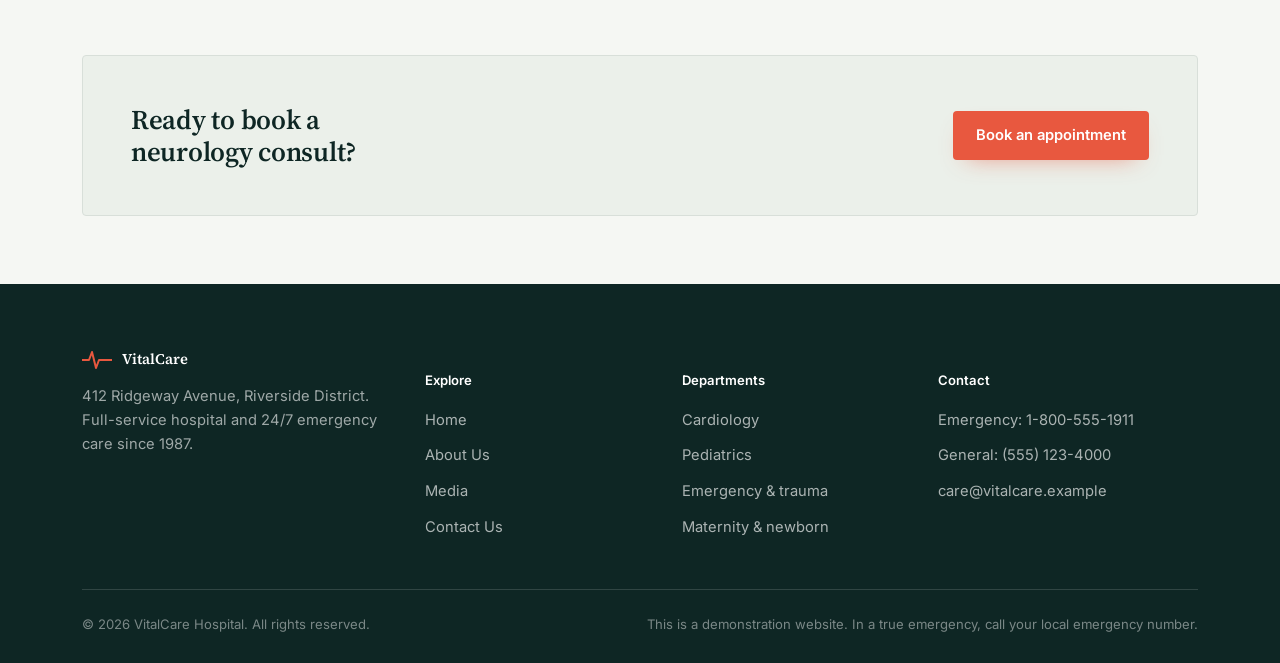
<file: departments/neurology.html>
<!DOCTYPE html>
<html lang="en">

<head>
    <meta charset="UTF-8">
    <meta name="viewport" content="width=device-width, initial-scale=1.0">
    <title>Neurology — VitalCare Hospital</title>
    <meta name="description"
        content="Comprehensive stroke, epilepsy and movement disorder care backed by an on-site imaging suite.">
    <meta name="theme-color" content="#0E2624">
    <link rel="icon"
        href="data:image/svg+xml,%3Csvg xmlns='http://www.w3.org/2000/svg' viewBox='0 0 30 20'%3E%3Cpath d='M0 10H7L10 2L14 18L17 10H30' fill='none' stroke='%23E8583F' stroke-width='2.4' stroke-linecap='round' stroke-linejoin='round'/%3E%3C/svg%3E">
    <link rel="preconnect" href="https://fonts.googleapis.com">
    <link
        href="https://fonts.googleapis.com/css2?family=Source+Serif+4:opsz,wght@8..60,400;8..60,600;8..60,700&family=Inter:wght@400;500;600;700&display=swap"
        rel="stylesheet">
    <link rel="stylesheet" href="../styles.css">
</head>

<body>

    <div class="emergency-strip">Medical emergency? Call <a href="tel:+18005551911">1-800-555-1911</a> — open 24 hours,
        every day.</div>

    <header class="site-header">
        <div class="container">
            <a href="../index.html" class="brand">
                <svg viewBox="0 0 30 20" aria-hidden="true">
                    <path d="M0 10H7L10 2L14 18L17 10H30" />
                </svg>
                VitalCare
            </a>
            <nav class="main-nav" id="main-nav">
                <ul>
                    <li><a href="../index.html">Home</a></li>
                    <li><a href="../about.html">About Us</a></li>
                    <li><a href="../media.html">Media</a></li>
                    <li><a href="../contact.html">Contact Us</a></li>
                </ul>
                <a href="../contact.html" class="btn btn-primary">Book an appointment</a>
            </nav>
            <button class="nav-toggle" aria-label="Toggle menu"
                aria-expanded="false"><span></span><span></span><span></span></button>
        </div>
    </header>

    <main>

        <section class="dept-hero" style="background:linear-gradient(155deg,#45564F,#122421);">
            <div class="container">
                <p class="breadcrumb"><a href="../index.html">Home</a><span>/</span><a
                        href="../index.html#departments">Departments</a><span>/</span>Neurology</p>
                <svg class="dept-icon-lg" viewBox="0 0 40 40" fill="none" stroke="currentColor" stroke-width="1.4">
                    <path d="M20 5C12 5 7 11 7 18c0 5 2 7 2 11h22c0-4 2-6 2-11 0-7-5-13-13-13Z" />
                    <path d="M14 29v3a2 2 0 0 0 2 2h8a2 2 0 0 0 2-2v-3" />
                </svg>
                <h1>Neurology</h1>
                <p class="lede">Stroke, epilepsy and movement disorders call for fast, precise diagnosis. Our neurology
                    team pairs on-site imaging with specialists who see you through treatment, not just the scan.</p>
                <div class="hero-actions">
                    <a href="../contact.html" class="btn btn-primary">Book a consult</a>
                    <a href="tel:+15551234015" class="btn btn-outline">Call (555) 123-4015</a>
                </div>
                <div class="quickfacts">
                    <div class="stat"><b><span data-count-to="9">0</span></b><span>Neurologists on staff</span></div>
                    <div class="stat"><b>&lt;15 min</b><span>Stroke unit response</span></div>
                    <div class="stat"><b>On-site</b><span>MRI &amp; CT imaging</span></div>
                    <div class="stat"><b>24/7</b><span>Epilepsy monitoring unit</span></div>
                </div>
            </div>
        </section>

        <section>
            <div class="container dept-body-grid">
                <div>
                    <h2>What we treat</h2>
                    <p>Our cardiology team covers the full range of heart conditions, from first-time screening through
                        ongoing management of chronic disease.</p>
                    <ul class="condition-list reveal">
                        <li><svg viewBox="0 0 20 20" fill="none" stroke="#45564F" stroke-width="1.8">
                                <path d="M4 10l4 4 8-8" />
                            </svg> Stroke &amp; TIA</li>
                        <li><svg viewBox="0 0 20 20" fill="none" stroke="#45564F" stroke-width="1.8">
                                <path d="M4 10l4 4 8-8" />
                            </svg> Epilepsy &amp; seizure disorders</li>
                        <li><svg viewBox="0 0 20 20" fill="none" stroke="#45564F" stroke-width="1.8">
                                <path d="M4 10l4 4 8-8" />
                            </svg> Migraine &amp; headache disorders</li>
                        <li><svg viewBox="0 0 20 20" fill="none" stroke="#45564F" stroke-width="1.8">
                                <path d="M4 10l4 4 8-8" />
                            </svg> Parkinson's &amp; movement disorders</li>
                        <li><svg viewBox="0 0 20 20" fill="none" stroke="#45564F" stroke-width="1.8">
                                <path d="M4 10l4 4 8-8" />
                            </svg> Multiple sclerosis</li>
                        <li><svg viewBox="0 0 20 20" fill="none" stroke="#45564F" stroke-width="1.8">
                                <path d="M4 10l4 4 8-8" />
                            </svg> Nerve &amp; muscle disorders</li>
                    </ul>

                    <h2 style="margin-top:48px;">Our approach</h2>
                    <p>When minutes matter, our stroke unit is built to respond in under fifteen. For ongoing conditions
                        like epilepsy or Parkinson's, you'll see the same neurologist visit after visit, with imaging
                        and monitoring done on-site so nothing gets lost between referrals.</p>
                </div>

                <div>
                    <div class="physician-panel reveal">
                        <div class="avatar" style="background:#45564F;">PN</div>
                        <h4>Dr. Priya Nandan</h4>
                        <span class="role">Neurology Lead</span>
                        <p>Specializes in stroke care and epilepsy monitoring; oversees VitalCare's neuro-imaging suite.
                        </p>
                    </div>

                    <h4 style="margin-top:36px; font-size:1rem;">Related departments</h4>
                    <div class="related-strip">
                        <a href="cardiology.html" class="related-pill">Cardiology</a>
                        <a href="emergency.html" class="related-pill">Emergency &amp; trauma</a>
                    </div>
                </div>
            </div>
        </section>

        <svg class="pulse-divider" viewBox="0 0 1180 28" preserveAspectRatio="none" aria-hidden="true">
            <path d="M0 14 H500 L512 4 L524 24 L536 14 H1180" />
        </svg>

        <section>
            <div class="container">
                <div class="cta-banner reveal-zoom">
                    <h2>Ready to book a neurology consult?</h2>
                    <div class="hero-actions" style="margin-top:0;">
                        <a href="../contact.html" class="btn btn-primary">Book an appointment</a>
                    </div>
                </div>
            </div>
        </section>

    </main>

    <footer class="site-footer">
        <div class="container">
            <div class="footer-grid">
                <div>
                    <a href="../index.html" class="brand">
                        <svg viewBox="0 0 30 20" aria-hidden="true">
                            <path d="M0 10H7L10 2L14 18L17 10H30" />
                        </svg>
                        VitalCare
                    </a>
                    <p>412 Ridgeway Avenue, Riverside District. Full-service hospital and 24/7 emergency care since
                        1987.</p>
                </div>
                <div>
                    <h5>Explore</h5>
                    <ul>
                        <li><a href="../index.html">Home</a></li>
                        <li><a href="../about.html">About Us</a></li>
                        <li><a href="../media.html">Media</a></li>
                        <li><a href="../contact.html">Contact Us</a></li>
                    </ul>
                </div>
                <div>
                    <h5>Departments</h5>
                    <ul>
                        <li><a href="cardiology.html">Cardiology</a></li>
                        <li><a href="pediatrics.html">Pediatrics</a></li>
                        <li><a href="emergency.html">Emergency &amp; trauma</a></li>
                        <li><a href="maternity.html">Maternity &amp; newborn</a></li>
                    </ul>
                </div>
                <div>
                    <h5>Contact</h5>
                    <ul>
                        <li><a href="tel:+18005551911">Emergency: 1-800-555-1911</a></li>
                        <li><a href="tel:+15551234000">General: (555) 123-4000</a></li>
                        <li><a href="mailto:care@vitalcare.example">care@vitalcare.example</a></li>
                    </ul>
                </div>
            </div>
            <div class="footer-bottom">
                <span>© <span data-year></span> VitalCare Hospital. All rights reserved.</span>
                <span>This is a demonstration website. In a true emergency, call your local emergency number.</span>
            </div>
        </div>
    </footer>

    <script src="../script.js"></script>
    <button class="back-to-top" id="back-to-top" aria-label="Back to top">
        <svg viewBox="0 0 24 24" fill="none" stroke="currentColor" stroke-width="2" stroke-linecap="round"
            stroke-linejoin="round">
            <path d="M12 19V5M5 12l7-7 7 7" />
        </svg>
    </button>
</body>

</html>
</file>
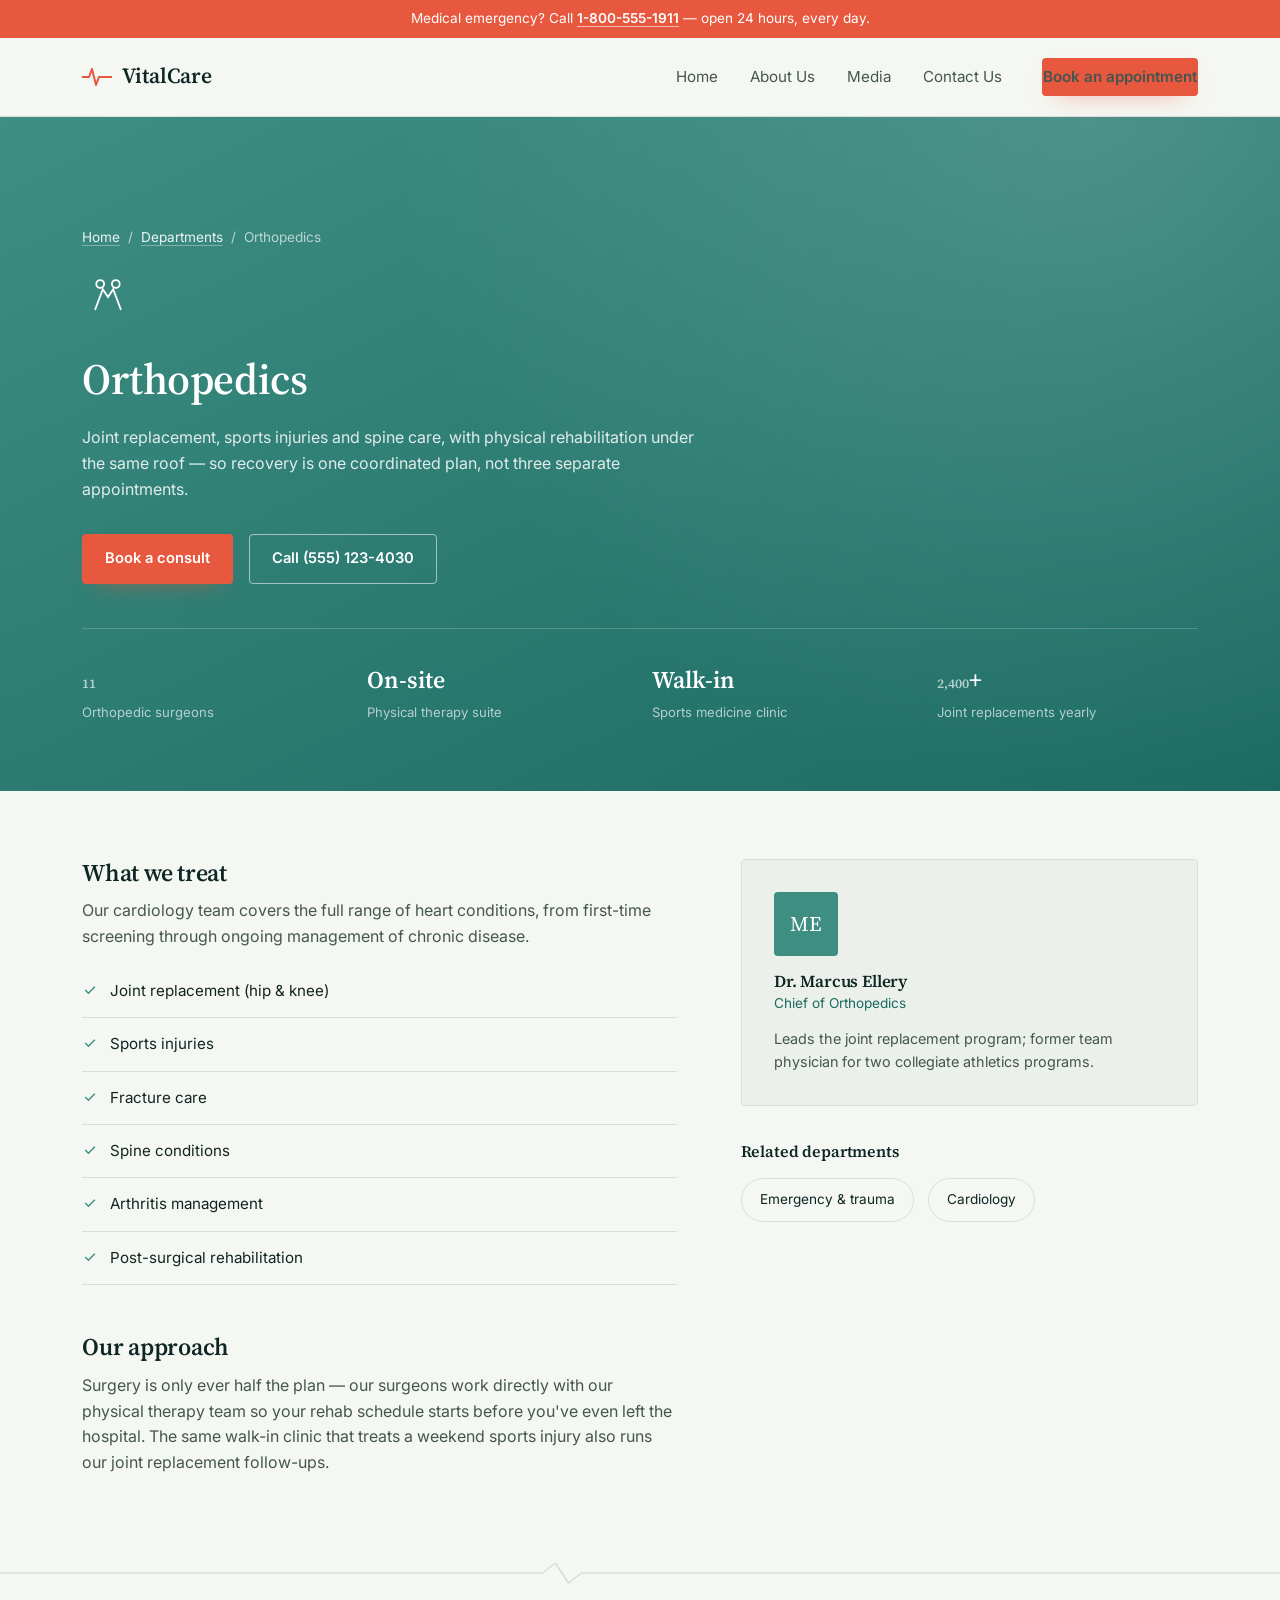
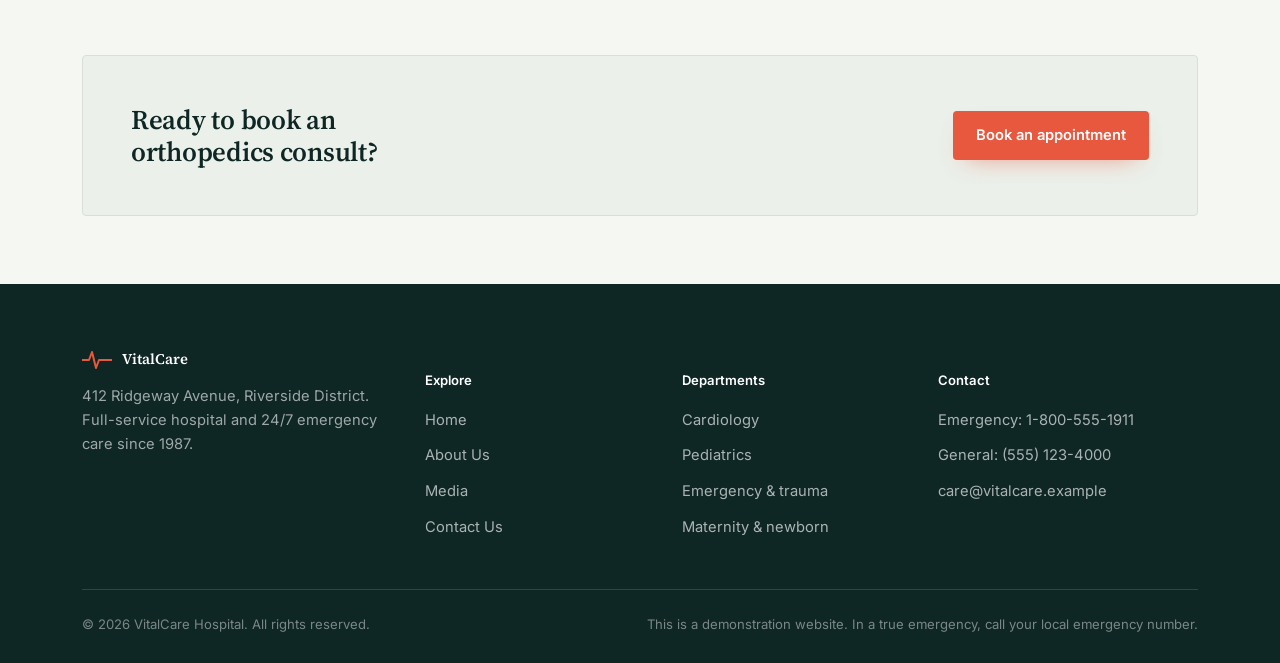
<file: departments/orthopedics.html>
<!DOCTYPE html>
<html lang="en">

<head>
    <meta charset="UTF-8">
    <meta name="viewport" content="width=device-width, initial-scale=1.0">
    <title>Orthopedics — VitalCare Hospital</title>
    <meta name="description" content="Joint replacement, sports medicine and physical rehabilitation under one roof.">
    <meta name="theme-color" content="#0E2624">
    <link rel="icon"
        href="data:image/svg+xml,%3Csvg xmlns='http://www.w3.org/2000/svg' viewBox='0 0 30 20'%3E%3Cpath d='M0 10H7L10 2L14 18L17 10H30' fill='none' stroke='%23E8583F' stroke-width='2.4' stroke-linecap='round' stroke-linejoin='round'/%3E%3C/svg%3E">
    <link rel="preconnect" href="https://fonts.googleapis.com">
    <link
        href="https://fonts.googleapis.com/css2?family=Source+Serif+4:opsz,wght@8..60,400;8..60,600;8..60,700&family=Inter:wght@400;500;600;700&display=swap"
        rel="stylesheet">
    <link rel="stylesheet" href="../styles.css">
</head>

<body>

    <div class="emergency-strip">Medical emergency? Call <a href="tel:+18005551911">1-800-555-1911</a> — open 24 hours,
        every day.</div>

    <header class="site-header">
        <div class="container">
            <a href="../index.html" class="brand">
                <svg viewBox="0 0 30 20" aria-hidden="true">
                    <path d="M0 10H7L10 2L14 18L17 10H30" />
                </svg>
                VitalCare
            </a>
            <nav class="main-nav" id="main-nav">
                <ul>
                    <li><a href="../index.html">Home</a></li>
                    <li><a href="../about.html">About Us</a></li>
                    <li><a href="../media.html">Media</a></li>
                    <li><a href="../contact.html">Contact Us</a></li>
                </ul>
                <a href="../contact.html" class="btn btn-primary">Book an appointment</a>
            </nav>
            <button class="nav-toggle" aria-label="Toggle menu"
                aria-expanded="false"><span></span><span></span><span></span></button>
        </div>
    </header>

    <main>

        <section class="dept-hero" style="background:linear-gradient(155deg,#3E8E82,#1B6B63);">
            <div class="container">
                <p class="breadcrumb"><a href="../index.html">Home</a><span>/</span><a
                        href="../index.html#departments">Departments</a><span>/</span>Orthopedics</p>
                <svg class="dept-icon-lg" viewBox="0 0 40 40" fill="none" stroke="currentColor" stroke-width="1.4">
                    <path d="M10 30l6-16 4 6 4-6 6 16" />
                    <circle cx="14" cy="10" r="3" />
                    <circle cx="26" cy="10" r="3" />
                </svg>
                <h1>Orthopedics</h1>
                <p class="lede">Joint replacement, sports injuries and spine care, with physical rehabilitation under
                    the same roof — so recovery is one coordinated plan, not three separate appointments.</p>
                <div class="hero-actions">
                    <a href="../contact.html" class="btn btn-primary">Book a consult</a>
                    <a href="tel:+15551234030" class="btn btn-outline">Call (555) 123-4030</a>
                </div>
                <div class="quickfacts">
                    <div class="stat"><b><span data-count-to="11">0</span></b><span>Orthopedic surgeons</span></div>
                    <div class="stat"><b>On-site</b><span>Physical therapy suite</span></div>
                    <div class="stat"><b>Walk-in</b><span>Sports medicine clinic</span></div>
                    <div class="stat"><b><span data-count-to="2400">0</span>+</b><span>Joint replacements yearly</span>
                    </div>
                </div>
            </div>
        </section>

        <section>
            <div class="container dept-body-grid">
                <div>
                    <h2>What we treat</h2>
                    <p>Our cardiology team covers the full range of heart conditions, from first-time screening through
                        ongoing management of chronic disease.</p>
                    <ul class="condition-list reveal">
                        <li><svg viewBox="0 0 20 20" fill="none" stroke="#3E8E82" stroke-width="1.8">
                                <path d="M4 10l4 4 8-8" />
                            </svg> Joint replacement (hip &amp; knee)</li>
                        <li><svg viewBox="0 0 20 20" fill="none" stroke="#3E8E82" stroke-width="1.8">
                                <path d="M4 10l4 4 8-8" />
                            </svg> Sports injuries</li>
                        <li><svg viewBox="0 0 20 20" fill="none" stroke="#3E8E82" stroke-width="1.8">
                                <path d="M4 10l4 4 8-8" />
                            </svg> Fracture care</li>
                        <li><svg viewBox="0 0 20 20" fill="none" stroke="#3E8E82" stroke-width="1.8">
                                <path d="M4 10l4 4 8-8" />
                            </svg> Spine conditions</li>
                        <li><svg viewBox="0 0 20 20" fill="none" stroke="#3E8E82" stroke-width="1.8">
                                <path d="M4 10l4 4 8-8" />
                            </svg> Arthritis management</li>
                        <li><svg viewBox="0 0 20 20" fill="none" stroke="#3E8E82" stroke-width="1.8">
                                <path d="M4 10l4 4 8-8" />
                            </svg> Post-surgical rehabilitation</li>
                    </ul>

                    <h2 style="margin-top:48px;">Our approach</h2>
                    <p>Surgery is only ever half the plan — our surgeons work directly with our physical therapy team so
                        your rehab schedule starts before you've even left the hospital. The same walk-in clinic that
                        treats a weekend sports injury also runs our joint replacement follow-ups.</p>
                </div>

                <div>
                    <div class="physician-panel reveal">
                        <div class="avatar" style="background:#3E8E82;">ME</div>
                        <h4>Dr. Marcus Ellery</h4>
                        <span class="role">Chief of Orthopedics</span>
                        <p>Leads the joint replacement program; former team physician for two collegiate athletics
                            programs.</p>
                    </div>

                    <h4 style="margin-top:36px; font-size:1rem;">Related departments</h4>
                    <div class="related-strip">
                        <a href="emergency.html" class="related-pill">Emergency &amp; trauma</a>
                        <a href="cardiology.html" class="related-pill">Cardiology</a>
                    </div>
                </div>
            </div>
        </section>

        <svg class="pulse-divider" viewBox="0 0 1180 28" preserveAspectRatio="none" aria-hidden="true">
            <path d="M0 14 H500 L512 4 L524 24 L536 14 H1180" />
        </svg>

        <section>
            <div class="container">
                <div class="cta-banner reveal-zoom">
                    <h2>Ready to book an orthopedics consult?</h2>
                    <div class="hero-actions" style="margin-top:0;">
                        <a href="../contact.html" class="btn btn-primary">Book an appointment</a>
                    </div>
                </div>
            </div>
        </section>

    </main>

    <footer class="site-footer">
        <div class="container">
            <div class="footer-grid">
                <div>
                    <a href="../index.html" class="brand">
                        <svg viewBox="0 0 30 20" aria-hidden="true">
                            <path d="M0 10H7L10 2L14 18L17 10H30" />
                        </svg>
                        VitalCare
                    </a>
                    <p>412 Ridgeway Avenue, Riverside District. Full-service hospital and 24/7 emergency care since
                        1987.</p>
                </div>
                <div>
                    <h5>Explore</h5>
                    <ul>
                        <li><a href="../index.html">Home</a></li>
                        <li><a href="../about.html">About Us</a></li>
                        <li><a href="../media.html">Media</a></li>
                        <li><a href="../contact.html">Contact Us</a></li>
                    </ul>
                </div>
                <div>
                    <h5>Departments</h5>
                    <ul>
                        <li><a href="cardiology.html">Cardiology</a></li>
                        <li><a href="pediatrics.html">Pediatrics</a></li>
                        <li><a href="emergency.html">Emergency &amp; trauma</a></li>
                        <li><a href="maternity.html">Maternity &amp; newborn</a></li>
                    </ul>
                </div>
                <div>
                    <h5>Contact</h5>
                    <ul>
                        <li><a href="tel:+18005551911">Emergency: 1-800-555-1911</a></li>
                        <li><a href="tel:+15551234000">General: (555) 123-4000</a></li>
                        <li><a href="mailto:care@vitalcare.example">care@vitalcare.example</a></li>
                    </ul>
                </div>
            </div>
            <div class="footer-bottom">
                <span>© <span data-year></span> VitalCare Hospital. All rights reserved.</span>
                <span>This is a demonstration website. In a true emergency, call your local emergency number.</span>
            </div>
        </div>
    </footer>

    <script src="../script.js"></script>
    <button class="back-to-top" id="back-to-top" aria-label="Back to top">
        <svg viewBox="0 0 24 24" fill="none" stroke="currentColor" stroke-width="2" stroke-linecap="round"
            stroke-linejoin="round">
            <path d="M12 19V5M5 12l7-7 7 7" />
        </svg>
    </button>
</body>

</html>
</file>
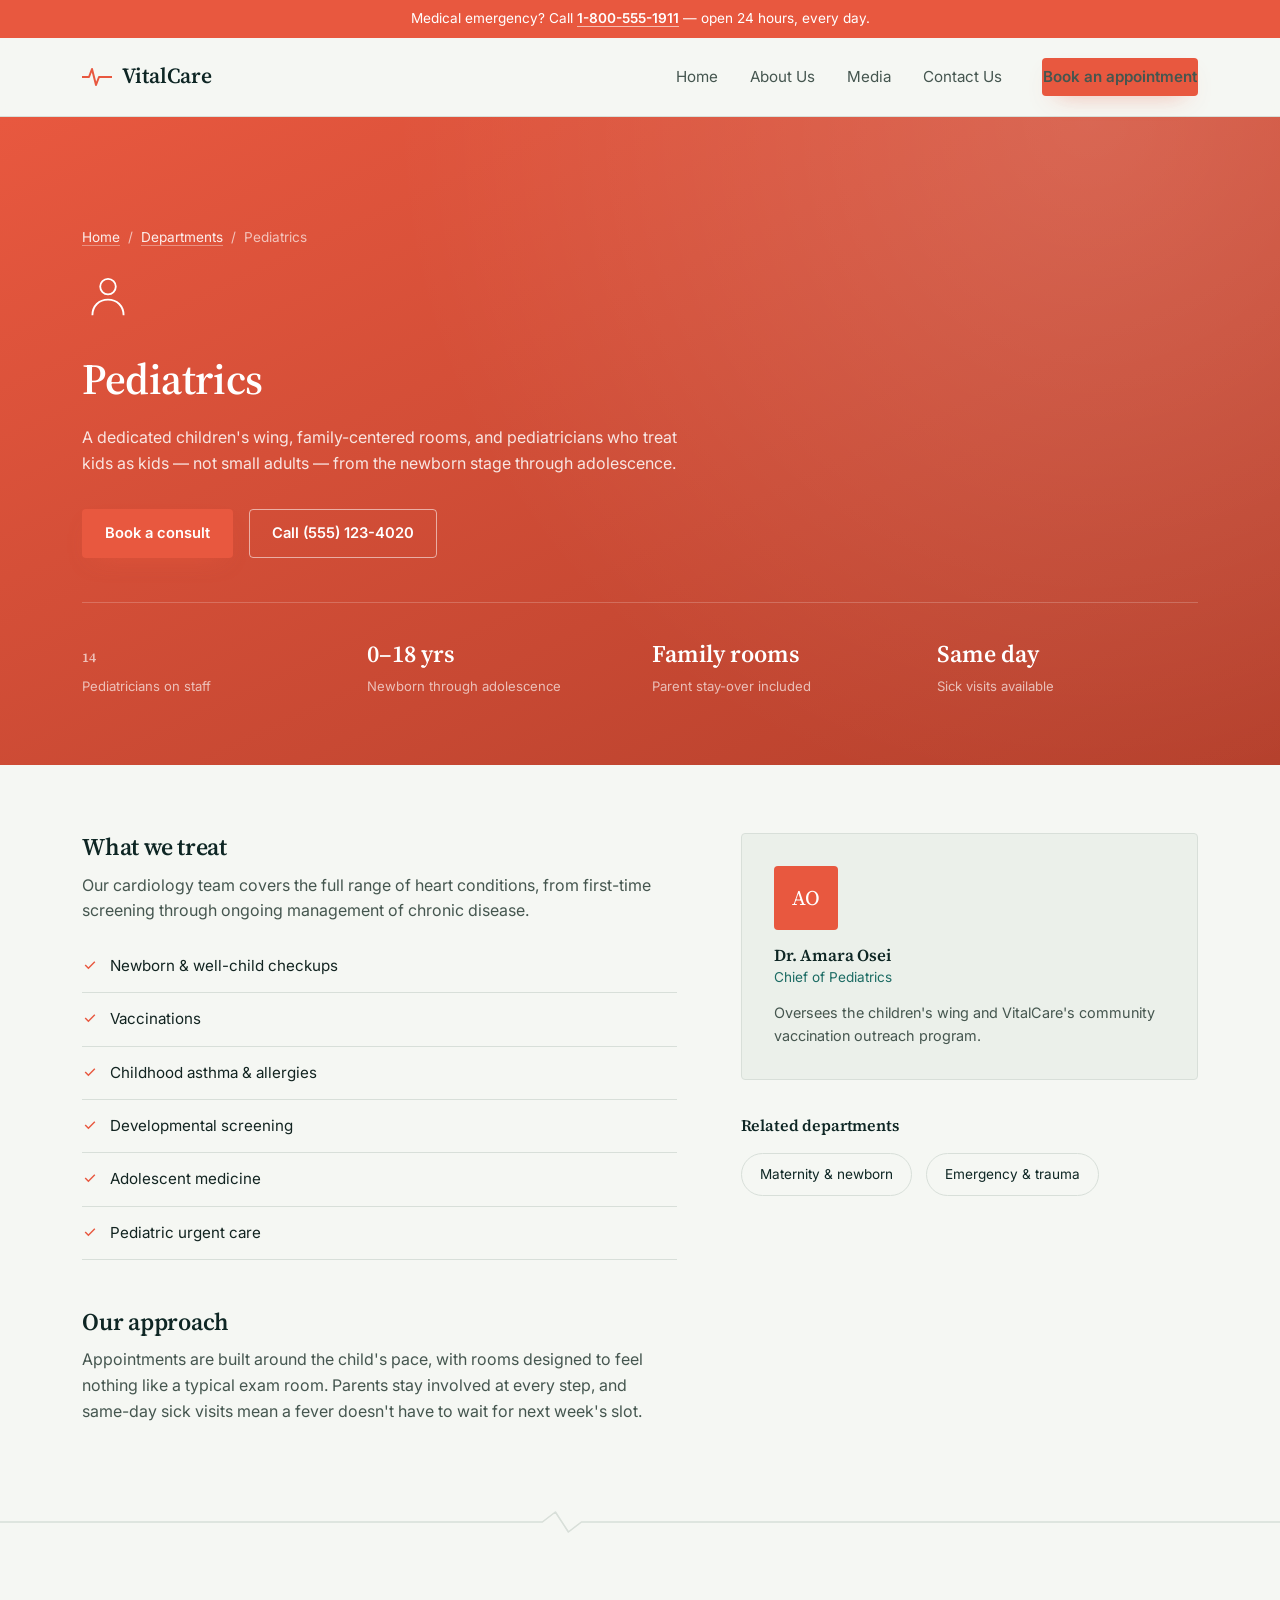
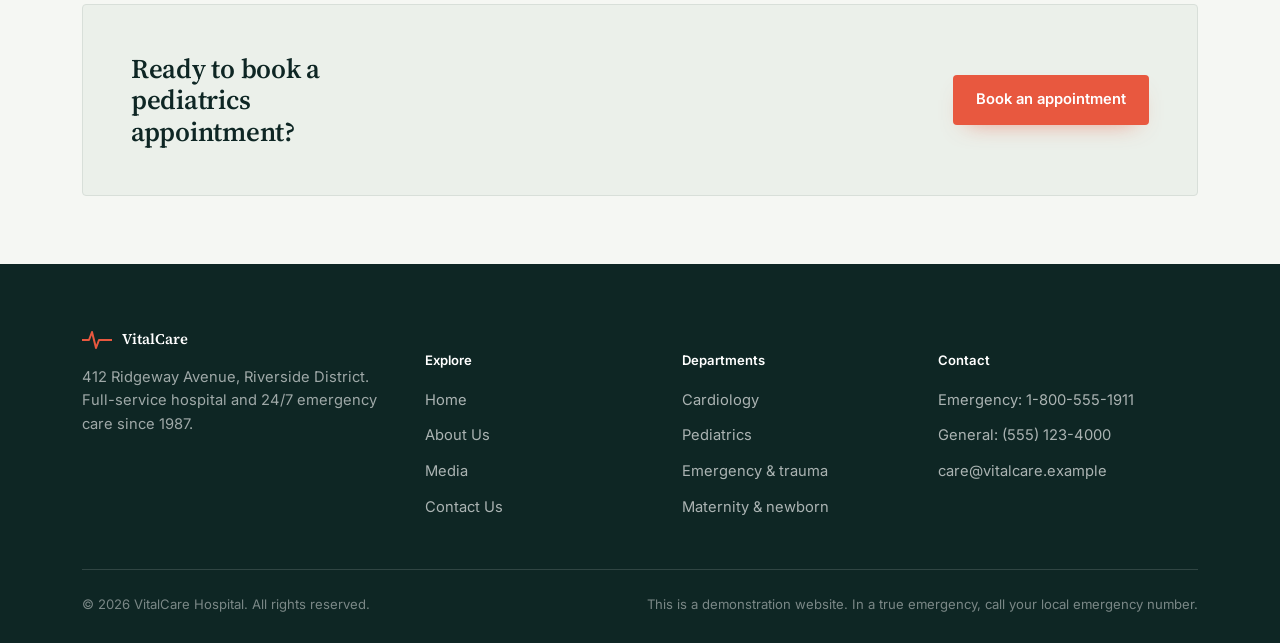
<file: departments/pediatrics.html>
<!DOCTYPE html>
<html lang="en">

<head>
    <meta charset="UTF-8">
    <meta name="viewport" content="width=device-width, initial-scale=1.0">
    <title>Pediatrics — VitalCare Hospital</title>
    <meta name="description"
        content="A dedicated children's wing with family-centered rooms, from newborn checkups through adolescence.">
    <meta name="theme-color" content="#0E2624">
    <link rel="icon"
        href="data:image/svg+xml,%3Csvg xmlns='http://www.w3.org/2000/svg' viewBox='0 0 30 20'%3E%3Cpath d='M0 10H7L10 2L14 18L17 10H30' fill='none' stroke='%23E8583F' stroke-width='2.4' stroke-linecap='round' stroke-linejoin='round'/%3E%3C/svg%3E">
    <link rel="preconnect" href="https://fonts.googleapis.com">
    <link
        href="https://fonts.googleapis.com/css2?family=Source+Serif+4:opsz,wght@8..60,400;8..60,600;8..60,700&family=Inter:wght@400;500;600;700&display=swap"
        rel="stylesheet">
    <link rel="stylesheet" href="../styles.css">
</head>

<body>

    <div class="emergency-strip">Medical emergency? Call <a href="tel:+18005551911">1-800-555-1911</a> — open 24 hours,
        every day.</div>

    <header class="site-header">
        <div class="container">
            <a href="../index.html" class="brand">
                <svg viewBox="0 0 30 20" aria-hidden="true">
                    <path d="M0 10H7L10 2L14 18L17 10H30" />
                </svg>
                VitalCare
            </a>
            <nav class="main-nav" id="main-nav">
                <ul>
                    <li><a href="../index.html">Home</a></li>
                    <li><a href="../about.html">About Us</a></li>
                    <li><a href="../media.html">Media</a></li>
                    <li><a href="../contact.html">Contact Us</a></li>
                </ul>
                <a href="../contact.html" class="btn btn-primary">Book an appointment</a>
            </nav>
            <button class="nav-toggle" aria-label="Toggle menu"
                aria-expanded="false"><span></span><span></span><span></span></button>
        </div>
    </header>

    <main>

        <section class="dept-hero" style="background:linear-gradient(155deg,#E8583F,#B5402C);">
            <div class="container">
                <p class="breadcrumb"><a href="../index.html">Home</a><span>/</span><a
                        href="../index.html#departments">Departments</a><span>/</span>Pediatrics</p>
                <svg class="dept-icon-lg" viewBox="0 0 40 40" fill="none" stroke="currentColor" stroke-width="1.4">
                    <circle cx="20" cy="12" r="6" />
                    <path d="M8 34c0-7 5-12 12-12s12 5 12 12" />
                </svg>
                <h1>Pediatrics</h1>
                <p class="lede">A dedicated children's wing, family-centered rooms, and pediatricians who treat kids as
                    kids — not small adults — from the newborn stage through adolescence.</p>
                <div class="hero-actions">
                    <a href="../contact.html" class="btn btn-primary">Book a consult</a>
                    <a href="tel:+15551234020" class="btn btn-outline">Call (555) 123-4020</a>
                </div>
                <div class="quickfacts">
                    <div class="stat"><b><span data-count-to="14">0</span></b><span>Pediatricians on staff</span></div>
                    <div class="stat"><b>0–18 yrs</b><span>Newborn through adolescence</span></div>
                    <div class="stat"><b>Family rooms</b><span>Parent stay-over included</span></div>
                    <div class="stat"><b>Same day</b><span>Sick visits available</span></div>
                </div>
            </div>
        </section>

        <section>
            <div class="container dept-body-grid">
                <div>
                    <h2>What we treat</h2>
                    <p>Our cardiology team covers the full range of heart conditions, from first-time screening through
                        ongoing management of chronic disease.</p>
                    <ul class="condition-list reveal">
                        <li><svg viewBox="0 0 20 20" fill="none" stroke="#E8583F" stroke-width="1.8">
                                <path d="M4 10l4 4 8-8" />
                            </svg> Newborn &amp; well-child checkups</li>
                        <li><svg viewBox="0 0 20 20" fill="none" stroke="#E8583F" stroke-width="1.8">
                                <path d="M4 10l4 4 8-8" />
                            </svg> Vaccinations</li>
                        <li><svg viewBox="0 0 20 20" fill="none" stroke="#E8583F" stroke-width="1.8">
                                <path d="M4 10l4 4 8-8" />
                            </svg> Childhood asthma &amp; allergies</li>
                        <li><svg viewBox="0 0 20 20" fill="none" stroke="#E8583F" stroke-width="1.8">
                                <path d="M4 10l4 4 8-8" />
                            </svg> Developmental screening</li>
                        <li><svg viewBox="0 0 20 20" fill="none" stroke="#E8583F" stroke-width="1.8">
                                <path d="M4 10l4 4 8-8" />
                            </svg> Adolescent medicine</li>
                        <li><svg viewBox="0 0 20 20" fill="none" stroke="#E8583F" stroke-width="1.8">
                                <path d="M4 10l4 4 8-8" />
                            </svg> Pediatric urgent care</li>
                    </ul>

                    <h2 style="margin-top:48px;">Our approach</h2>
                    <p>Appointments are built around the child's pace, with rooms designed to feel nothing like a
                        typical exam room. Parents stay involved at every step, and same-day sick visits mean a fever
                        doesn't have to wait for next week's slot.</p>
                </div>

                <div>
                    <div class="physician-panel reveal">
                        <div class="avatar" style="background:#E8583F;">AO</div>
                        <h4>Dr. Amara Osei</h4>
                        <span class="role">Chief of Pediatrics</span>
                        <p>Oversees the children's wing and VitalCare's community vaccination outreach program.</p>
                    </div>

                    <h4 style="margin-top:36px; font-size:1rem;">Related departments</h4>
                    <div class="related-strip">
                        <a href="maternity.html" class="related-pill">Maternity &amp; newborn</a>
                        <a href="emergency.html" class="related-pill">Emergency &amp; trauma</a>
                    </div>
                </div>
            </div>
        </section>

        <svg class="pulse-divider" viewBox="0 0 1180 28" preserveAspectRatio="none" aria-hidden="true">
            <path d="M0 14 H500 L512 4 L524 24 L536 14 H1180" />
        </svg>

        <section>
            <div class="container">
                <div class="cta-banner reveal-zoom">
                    <h2>Ready to book a pediatrics appointment?</h2>
                    <div class="hero-actions" style="margin-top:0;">
                        <a href="../contact.html" class="btn btn-primary">Book an appointment</a>
                    </div>
                </div>
            </div>
        </section>

    </main>

    <footer class="site-footer">
        <div class="container">
            <div class="footer-grid">
                <div>
                    <a href="../index.html" class="brand">
                        <svg viewBox="0 0 30 20" aria-hidden="true">
                            <path d="M0 10H7L10 2L14 18L17 10H30" />
                        </svg>
                        VitalCare
                    </a>
                    <p>412 Ridgeway Avenue, Riverside District. Full-service hospital and 24/7 emergency care since
                        1987.</p>
                </div>
                <div>
                    <h5>Explore</h5>
                    <ul>
                        <li><a href="../index.html">Home</a></li>
                        <li><a href="../about.html">About Us</a></li>
                        <li><a href="../media.html">Media</a></li>
                        <li><a href="../contact.html">Contact Us</a></li>
                    </ul>
                </div>
                <div>
                    <h5>Departments</h5>
                    <ul>
                        <li><a href="cardiology.html">Cardiology</a></li>
                        <li><a href="pediatrics.html">Pediatrics</a></li>
                        <li><a href="emergency.html">Emergency &amp; trauma</a></li>
                        <li><a href="maternity.html">Maternity &amp; newborn</a></li>
                    </ul>
                </div>
                <div>
                    <h5>Contact</h5>
                    <ul>
                        <li><a href="tel:+18005551911">Emergency: 1-800-555-1911</a></li>
                        <li><a href="tel:+15551234000">General: (555) 123-4000</a></li>
                        <li><a href="mailto:care@vitalcare.example">care@vitalcare.example</a></li>
                    </ul>
                </div>
            </div>
            <div class="footer-bottom">
                <span>© <span data-year></span> VitalCare Hospital. All rights reserved.</span>
                <span>This is a demonstration website. In a true emergency, call your local emergency number.</span>
            </div>
        </div>
    </footer>

    <script src="../script.js"></script>
    <button class="back-to-top" id="back-to-top" aria-label="Back to top">
        <svg viewBox="0 0 24 24" fill="none" stroke="currentColor" stroke-width="2" stroke-linecap="round"
            stroke-linejoin="round">
            <path d="M12 19V5M5 12l7-7 7 7" />
        </svg>
    </button>
</body>

</html>
</file>
<file: styles.css>
/* ===================================================================
   VitalCare — design tokens
   =================================================================== */
:root {
    --bg: #F5F7F3;
    --bg-alt: #EBF0EA;
    --ink: #122421;
    --ink-soft: #45564F;
    --teal: #1B6B63;
    --teal-dark: #0E2624;
    --coral: #E8583F;
    --coral-soft: #FBE4DE;
    --line: #D8DFD9;
    --paper: #FFFFFF;

    --font-serif: "Source Serif 4", Georgia, serif;
    --font-sans: "Inter", -apple-system, BlinkMacSystemFont, "Segoe UI", sans-serif;

    --container: 1180px;
    --radius: 4px;
    --ease: cubic-bezier(.16, .84, .44, 1);
    --ease-soft: cubic-bezier(.22, .61, .36, 1);
}

*,
*::before,
*::after {
    box-sizing: border-box;
}

html {
    scroll-behavior: smooth;
}

body {
    margin: 0;
    background: var(--bg);
    color: var(--ink);
    font-family: var(--font-sans);
    font-size: 16px;
    line-height: 1.6;
    -webkit-font-smoothing: antialiased;
}

img {
    max-width: 100%;
    display: block;
}

a {
    color: inherit;
    text-decoration: none;
}

ul {
    margin: 0;
    padding: 0;
    list-style: none;
}

h1,
h2,
h3,
h4 {
    font-family: var(--font-serif);
    font-weight: 600;
    line-height: 1.15;
    margin: 0 0 0.5em;
    color: var(--teal-dark);
    letter-spacing: -0.01em;
}

p {
    margin: 0 0 1em;
    color: var(--ink-soft);
    max-width: 62ch;
}

.container {
    max-width: var(--container);
    margin: 0 auto;
    padding: 0 32px;
}

:focus-visible {
    outline: 2px solid var(--teal);
    outline-offset: 3px;
}

@media (prefers-reduced-motion: reduce) {
    * {
        animation-duration: 0.001ms !important;
        animation-iteration-count: 1 !important;
        transition-duration: 0.001ms !important;
        scroll-behavior: auto !important;
    }
}

/* ---------------------------------------------------------------
   Scroll-reveal system
   --------------------------------------------------------------- */
.reveal {
    opacity: 0;
    transform: translateY(28px);
    transition: opacity .8s var(--ease), transform .8s var(--ease);
    will-change: opacity, transform;
}

.reveal.in-view {
    opacity: 1;
    transform: translateY(0);
}

.reveal-zoom {
    opacity: 0;
    transform: scale(0.96);
    transition: opacity .8s var(--ease), transform .8s var(--ease);
}

.reveal-zoom.in-view {
    opacity: 1;
    transform: scale(1);
}

/* stagger children of grids/lists — index-based delay, capped */
.dept-grid .dept-card:nth-child(1) {
    transition-delay: .04s;
}

.dept-grid .dept-card:nth-child(2) {
    transition-delay: .10s;
}

.dept-grid .dept-card:nth-child(3) {
    transition-delay: .16s;
}

.dept-grid .dept-card:nth-child(4) {
    transition-delay: .04s;
}

.dept-grid .dept-card:nth-child(5) {
    transition-delay: .10s;
}

.dept-grid .dept-card:nth-child(6) {
    transition-delay: .16s;
}

.team-grid .team-card:nth-child(1) {
    transition-delay: .04s;
}

.team-grid .team-card:nth-child(2) {
    transition-delay: .10s;
}

.team-grid .team-card:nth-child(3) {
    transition-delay: .16s;
}

.team-grid .team-card:nth-child(4) {
    transition-delay: .22s;
}

.values-grid .value-cell:nth-child(1) {
    transition-delay: .04s;
}

.values-grid .value-cell:nth-child(2) {
    transition-delay: .10s;
}

.values-grid .value-cell:nth-child(3) {
    transition-delay: .16s;
}

.values-grid .value-cell:nth-child(4) {
    transition-delay: .22s;
}

.timeline .timeline-item:nth-child(1) {
    transition-delay: 0s;
}

.timeline .timeline-item:nth-child(2) {
    transition-delay: .06s;
}

.timeline .timeline-item:nth-child(3) {
    transition-delay: .12s;
}

.timeline .timeline-item:nth-child(4) {
    transition-delay: .18s;
}

.timeline .timeline-item:nth-child(5) {
    transition-delay: .24s;
}

.press-list .press-row:nth-child(1) {
    transition-delay: 0s;
}

.press-list .press-row:nth-child(2) {
    transition-delay: .06s;
}

.press-list .press-row:nth-child(3) {
    transition-delay: .12s;
}

.press-list .press-row:nth-child(4) {
    transition-delay: .18s;
}

.gallery-grid .gallery-tile:nth-child(1) {
    transition-delay: .04s;
}

.gallery-grid .gallery-tile:nth-child(2) {
    transition-delay: .09s;
}

.gallery-grid .gallery-tile:nth-child(3) {
    transition-delay: .14s;
}

.gallery-grid .gallery-tile:nth-child(4) {
    transition-delay: .19s;
}

.gallery-grid .gallery-tile:nth-child(5) {
    transition-delay: .24s;
}

.gallery-grid .gallery-tile:nth-child(6) {
    transition-delay: .29s;
}

.award-strip .award-cell:nth-child(1) {
    transition-delay: .04s;
}

.award-strip .award-cell:nth-child(2) {
    transition-delay: .12s;
}

.award-strip .award-cell:nth-child(3) {
    transition-delay: .20s;
}

.line-list .info-row:nth-child(1) {
    transition-delay: 0s;
}

.line-list .info-row:nth-child(2) {
    transition-delay: .06s;
}

.line-list .info-row:nth-child(3) {
    transition-delay: .12s;
}

.line-list .info-row:nth-child(4) {
    transition-delay: .18s;
}

/* back to top */
.back-to-top {
    position: fixed;
    right: 24px;
    bottom: 24px;
    width: 46px;
    height: 46px;
    border-radius: 50%;
    background: var(--teal-dark);
    color: #fff;
    border: none;
    display: flex;
    align-items: center;
    justify-content: center;
    cursor: pointer;
    z-index: 60;
    opacity: 0;
    transform: translateY(12px) scale(0.9);
    pointer-events: none;
    transition: opacity .3s var(--ease), transform .3s var(--ease), background .15s ease;
    box-shadow: 0 12px 28px -10px rgba(14, 38, 36, 0.5);
}

.back-to-top.show {
    opacity: 1;
    transform: translateY(0) scale(1);
    pointer-events: auto;
}

.back-to-top:hover {
    background: var(--teal);
}

.back-to-top svg {
    width: 18px;
    height: 18px;
}

/* ---------------------------------------------------------------
   Pulse divider — the one recurring structural motif
   --------------------------------------------------------------- */
.pulse-divider {
    width: 100%;
    height: 28px;
    display: block;
    color: var(--line);
}

.pulse-divider path {
    fill: none;
    stroke: currentColor;
    stroke-width: 1.5;
    stroke-linecap: round;
    stroke-linejoin: round;
}

.pulse-divider.on-dark {
    color: rgba(255, 255, 255, 0.18);
}

/* ---------------------------------------------------------------
   Header / nav
   --------------------------------------------------------------- */
.site-header {
    position: sticky;
    top: 0;
    z-index: 50;
    background: rgba(245, 247, 243, 0.92);
    backdrop-filter: saturate(140%) blur(8px);
    border-bottom: 1px solid var(--line);
    transition: box-shadow .3s var(--ease), background .3s var(--ease);
}

.site-header.scrolled {
    background: rgba(245, 247, 243, 0.98);
    box-shadow: 0 8px 24px -16px rgba(14, 38, 36, 0.35);
}

.site-header .container {
    display: flex;
    align-items: center;
    justify-content: space-between;
    height: 78px;
}

.brand {
    display: flex;
    align-items: center;
    gap: 10px;
    font-family: var(--font-serif);
    font-size: 1.35rem;
    font-weight: 600;
    color: var(--teal-dark);
}

.brand svg {
    width: 30px;
    height: 20px;
    color: var(--coral);
    flex-shrink: 0;
}

.brand svg path {
    fill: none;
    stroke: currentColor;
    stroke-width: 2;
    stroke-linecap: round;
    stroke-linejoin: round;
    stroke-dasharray: 60;
    stroke-dashoffset: 60;
    animation: brand-draw 1.4s var(--ease) .2s forwards;
}

@keyframes brand-draw {
    to {
        stroke-dashoffset: 0;
    }
}

.main-nav {
    display: flex;
    align-items: center;
    gap: 40px;
}

.main-nav ul {
    display: flex;
    gap: 32px;
}

.main-nav a {
    position: relative;
    font-size: 0.95rem;
    color: var(--ink-soft);
    padding: 6px 0;
    border-bottom: 1px solid transparent;
    transition: color .15s ease, border-color .15s ease;
}

.main-nav a::after {
    content: "";
    position: absolute;
    left: 0;
    right: 100%;
    bottom: -1px;
    height: 1px;
    background: var(--teal-dark);
    transition: right .25s var(--ease);
}

.main-nav a:hover::after {
    right: 0;
}

.main-nav a:hover {
    color: var(--teal-dark);
}

.main-nav a[aria-current="page"] {
    color: var(--teal-dark);
    border-bottom-color: var(--coral);
}

.btn {
    display: inline-flex;
    align-items: center;
    gap: 8px;
    padding: 12px 22px;
    border-radius: var(--radius);
    font-size: 0.92rem;
    font-weight: 600;
    border: 1px solid transparent;
    cursor: pointer;
    transition: transform .2s var(--ease), background .2s ease, border-color .2s ease, color .2s ease, box-shadow .2s var(--ease);
    white-space: nowrap;
    position: relative;
    overflow: hidden;
}

.btn:hover {
    transform: translateY(-2px);
}

.btn:active {
    transform: translateY(0) scale(0.98);
}

.btn-primary {
    background: var(--coral);
    color: #fff;
    box-shadow: 0 10px 24px -14px rgba(232, 88, 63, 0.7);
}

.btn-primary:hover {
    background: #D14A32;
    box-shadow: 0 14px 30px -12px rgba(232, 88, 63, 0.75);
}

.btn-primary::before {
    content: "";
    position: absolute;
    top: 0;
    left: -60%;
    width: 40%;
    height: 100%;
    background: linear-gradient(115deg, transparent, rgba(255, 255, 255, 0.35), transparent);
    transform: skewX(-20deg);
    transition: left .6s ease;
}

.btn-primary:hover::before {
    left: 130%;
}

.btn-outline {
    background: transparent;
    border-color: var(--teal-dark);
    color: var(--teal-dark);
}

.btn-outline:hover {
    background: var(--teal-dark);
    color: #fff;
}

.btn-ghost-light {
    background: transparent;
    border-color: rgba(255, 255, 255, 0.4);
    color: #fff;
}

.btn-ghost-light:hover {
    background: rgba(255, 255, 255, 0.12);
}

.nav-toggle {
    display: none;
    background: none;
    border: none;
    cursor: pointer;
    padding: 6px;
}

.nav-toggle span {
    display: block;
    width: 22px;
    height: 2px;
    background: var(--teal-dark);
    margin: 5px 0;
}

/* ---------------------------------------------------------------
   Hero
   --------------------------------------------------------------- */
.hero {
    padding: 88px 0 64px;
    overflow: hidden;
}

.hero .container {
    display: grid;
    grid-template-columns: 1.15fr 0.85fr;
    gap: 64px;
    align-items: center;
}

.hero-copy>* {
    opacity: 0;
    transform: translateY(22px);
    animation: hero-in .9s var(--ease) forwards;
}

.hero-copy>.eyebrow-note {
    animation-delay: .05s;
}

.hero-copy>h1 {
    animation-delay: .16s;
}

.hero-copy>p.lede {
    animation-delay: .30s;
}

.hero-copy>.hero-actions {
    animation-delay: .44s;
}

@keyframes hero-in {
    to {
        opacity: 1;
        transform: translateY(0);
    }
}

.eyebrow-note {
    font-size: 0.95rem;
    color: var(--teal);
    margin-bottom: 18px;
    font-family: var(--font-serif);
    font-style: italic;
}

.hero h1 {
    font-size: clamp(2.4rem, 4vw, 3.4rem);
    max-width: 14ch;
}

.hero p.lede {
    font-size: 1.1rem;
    max-width: 46ch;
    margin-top: 18px;
}

.hero-actions {
    display: flex;
    gap: 16px;
    margin-top: 32px;
    flex-wrap: wrap;
}

/* vitals card — gentle 3D tilt on mouse move (JS-driven), realistic ECG monitor */
.vitals-card {
    background: var(--teal-dark);
    color: #fff;
    border-radius: var(--radius);
    padding: 32px;
    position: relative;
    overflow: hidden;
    opacity: 0;
    transform: translateY(28px) scale(0.98);
    animation: hero-in .9s var(--ease) .3s forwards;
    transform-style: preserve-3d;
    transition: transform .25s var(--ease-soft), box-shadow .25s var(--ease-soft);
    box-shadow: 0 30px 60px -30px rgba(14, 38, 36, 0.5);
}

.vitals-card::after {
    content: "";
    position: absolute;
    inset: 0;
    background: radial-gradient(circle at 85% 0%, rgba(232, 88, 63, 0.28), transparent 55%);
    pointer-events: none;
}

.vitals-card h3 {
    color: #fff;
    font-size: 1.05rem;
    margin-bottom: 4px;
}

.vitals-card .vitals-sub {
    color: rgba(255, 255, 255, 0.6);
    font-size: 0.85rem;
    margin-bottom: 20px;
}

.pulse-wrap {
    border-top: 1px solid rgba(255, 255, 255, 0.14);
    border-bottom: 1px solid rgba(255, 255, 255, 0.14);
    padding: 18px 0;
    margin-bottom: 22px;
    position: relative;
    overflow: hidden;
    height: 60px;
}

.pulse-wrap::before {
    content: "";
    position: absolute;
    inset: 0;
    background: repeating-linear-gradient(90deg, rgba(255, 255, 255, 0.05) 0 1px, transparent 1px 24px);
    pointer-events: none;
}

.ecg-track {
    position: absolute;
    top: 50%;
    left: 0;
    transform: translateY(-50%);
    display: flex;
    width: 200%;
    height: 60px;
    animation: ecg-scroll 4.5s linear infinite;
}

.ecg-track svg {
    width: 50%;
    height: 100%;
    flex-shrink: 0;
    overflow: visible;
}

.ecg-track path {
    fill: none;
    stroke: var(--coral);
    stroke-width: 2.2;
    stroke-linecap: round;
    stroke-linejoin: round;
    filter: drop-shadow(0 0 6px rgba(232, 88, 63, 0.65));
}

@keyframes ecg-scroll {
    from {
        transform: translateY(-50%) translateX(0);
    }

    to {
        transform: translateY(-50%) translateX(-50%);
    }
}

.vitals-grid {
    display: grid;
    grid-template-columns: 1fr 1fr;
    gap: 20px 16px;
    position: relative;
}

.vitals-grid .stat b {
    display: block;
    font-family: var(--font-serif);
    font-size: 1.7rem;
    font-weight: 600;
}

.vitals-grid .stat span {
    font-size: 0.8rem;
    color: rgba(255, 255, 255, 0.6);
}

/* ---------------------------------------------------------------
   Section basics
   --------------------------------------------------------------- */
section {
    padding: 68px 0;
}

#departments {
    scroll-margin-top: 110px;
}

.section-head {
    display: flex;
    justify-content: space-between;
    align-items: flex-end;
    gap: 24px;
    margin-bottom: 42px;
    flex-wrap: wrap;
}

.section-head h2 {
    font-size: clamp(1.8rem, 2.6vw, 2.3rem);
    max-width: 18ch;
}

.section-head p {
    margin: 0;
}

/* department / list rows divided by hairlines */
.line-list {
    border-top: 1px solid var(--line);
}

.line-list>* {
    border-bottom: 1px solid var(--line);
}

.dept-row {
    display: grid;
    grid-template-columns: 56px 1.3fr 1.7fr auto;
    gap: 24px;
    align-items: center;
    padding: 26px 0;
}

.dept-row .dept-icon {
    width: 40px;
    height: 40px;
    color: var(--teal);
}

.dept-row .dept-icon svg {
    width: 100%;
    height: 100%;
}

.dept-row h4 {
    margin: 0;
    font-size: 1.15rem;
}

.dept-row p {
    margin: 0;
    font-size: 0.93rem;
}

.dept-row .dept-link {
    font-size: 0.85rem;
    color: var(--teal-dark);
    border-bottom: 1px solid var(--coral);
    padding-bottom: 2px;
    justify-self: end;
    white-space: nowrap;
}

/* department cards — clickable, image + icon, link to detail page */
.dept-grid {
    display: grid;
    grid-template-columns: repeat(3, 1fr);
    gap: 24px;
}

.dept-card {
    display: flex;
    flex-direction: column;
    border: 1px solid var(--line);
    border-radius: var(--radius);
    overflow: hidden;
    background: var(--paper);
    transition: border-color .3s var(--ease), transform .3s var(--ease), box-shadow .3s var(--ease);
}

.dept-card:hover {
    border-color: var(--teal);
    transform: translateY(-6px);
    box-shadow: 0 24px 48px -24px rgba(27, 107, 99, 0.4);
}

.dept-card .dept-media {
    aspect-ratio: 16/10;
    position: relative;
    overflow: hidden;
    display: flex;
    align-items: center;
    justify-content: center;
}

.dept-card .dept-media::after {
    content: "";
    position: absolute;
    inset: 0;
    background: radial-gradient(circle at 75% 15%, rgba(255, 255, 255, 0.16), transparent 55%);
}

.dept-card .dept-media svg {
    width: 58px;
    height: 58px;
    color: #fff;
    position: relative;
    z-index: 1;
    transition: transform .2s ease;
}

.dept-card:hover .dept-media svg {
    transform: scale(1.08);
}

.dept-card .dept-body {
    padding: 24px 26px 26px;
    display: flex;
    flex-direction: column;
    flex: 1;
}

.dept-card h4 {
    margin: 0 0 8px;
    font-size: 1.12rem;
}

.dept-card p {
    margin: 0 0 18px;
    font-size: 0.9rem;
    flex: 1;
}

.dept-card .dept-cta {
    font-size: 0.85rem;
    font-weight: 600;
    color: var(--teal-dark);
    display: inline-flex;
    align-items: center;
    gap: 6px;
}

.dept-card .dept-cta svg {
    width: 14px;
    height: 14px;
    transition: transform .15s ease;
}

.dept-card:hover .dept-cta svg {
    transform: translateX(3px);
}

/* ---------------------------------------------------------------
   Department detail pages
   --------------------------------------------------------------- */
.dept-hero {
    padding: 110px 0 66px;
    color: #fff;
    position: relative;
    overflow: hidden;
}

.dept-hero .container {
    position: relative;
    z-index: 1;
}

.dept-hero::after {
    content: "";
    position: absolute;
    inset: 0;
    background: radial-gradient(circle at 85% 0%, rgba(255, 255, 255, 0.14), transparent 55%);
}

.dept-hero .container>* {
    opacity: 0;
    transform: translateY(22px);
    animation: hero-in .9s var(--ease) forwards;
}

.dept-hero .breadcrumb {
    animation-delay: .05s;
}

.dept-hero .dept-icon-lg {
    animation-delay: .14s;
}

.dept-hero h1 {
    animation-delay: .24s;
}

.dept-hero p.lede {
    animation-delay: .36s;
}

.dept-hero .hero-actions {
    animation-delay: .48s;
}

.dept-hero .quickfacts {
    animation-delay: .6s;
}

.breadcrumb {
    font-size: 0.85rem;
    color: rgba(255, 255, 255, 0.65);
    margin-bottom: 22px;
}

.breadcrumb a {
    color: rgba(255, 255, 255, 0.9);
    border-bottom: 1px solid rgba(255, 255, 255, 0.35);
    transition: opacity .15s ease;
}

.breadcrumb a:hover {
    opacity: 0.75;
}

.breadcrumb span {
    margin: 0 8px;
}

.dept-hero .dept-icon-lg {
    width: 52px;
    height: 52px;
    color: #fff;
    margin-bottom: 24px;
}

.dept-hero .dept-icon-lg path {
    stroke-dasharray: 140;
    stroke-dashoffset: 140;
    animation: brand-draw 1.3s var(--ease) .5s forwards;
}

.dept-hero h1 {
    color: #fff;
    max-width: 18ch;
    font-size: clamp(2.1rem, 3.4vw, 2.7rem);
}

.dept-hero p.lede {
    color: rgba(255, 255, 255, 0.85);
}

.dept-hero .btn-outline {
    border-color: rgba(255, 255, 255, 0.55);
    color: #fff;
}

.dept-hero .btn-outline:hover {
    background: rgba(255, 255, 255, 0.15);
}

.quickfacts {
    display: grid;
    grid-template-columns: repeat(4, 1fr);
    gap: 24px;
    margin-top: 44px;
    padding-top: 32px;
    border-top: 1px solid rgba(255, 255, 255, 0.2);
}

.quickfacts .stat b {
    font-family: var(--font-serif);
    font-size: 1.5rem;
    display: block;
    color: #fff;
    font-weight: 600;
}

.quickfacts .stat span {
    font-size: 0.82rem;
    color: rgba(255, 255, 255, 0.65);
}

.dept-body-grid {
    display: grid;
    grid-template-columns: 1.3fr 1fr;
    gap: 64px;
    align-items: start;
}

.condition-list {
    margin-top: 8px;
}

.condition-list li {
    display: flex;
    align-items: flex-start;
    gap: 12px;
    padding: 14px 0;
    border-bottom: 1px solid var(--line);
    font-size: 0.95rem;
    color: var(--ink);
}

.condition-list li svg {
    width: 16px;
    height: 16px;
    margin-top: 3px;
    flex-shrink: 0;
}

.physician-panel {
    background: var(--bg-alt);
    border: 1px solid var(--line);
    border-radius: var(--radius);
    padding: 32px;
}

.physician-panel .avatar {
    width: 64px;
    height: 64px;
    border-radius: var(--radius);
    display: flex;
    align-items: center;
    justify-content: center;
    font-family: var(--font-serif);
    font-size: 1.3rem;
    color: #fff;
    margin-bottom: 16px;
}

.physician-panel h4 {
    font-size: 1.05rem;
    margin: 0 0 2px;
}

.physician-panel .role {
    font-size: 0.85rem;
    color: var(--teal);
    display: block;
    margin-bottom: 12px;
}

.physician-panel p {
    font-size: 0.9rem;
    margin: 0;
}

.related-strip {
    display: flex;
    gap: 14px;
    flex-wrap: wrap;
    margin-top: 18px;
}

.related-pill {
    font-size: 0.85rem;
    padding: 10px 18px;
    border: 1px solid var(--line);
    border-radius: 30px;
    color: var(--teal-dark);
    transition: border-color .15s ease, background .15s ease;
}

.related-pill:hover {
    border-color: var(--teal);
    background: var(--bg-alt);
}

/* stat band */
.stat-band {
    background: var(--teal-dark);
    color: #fff;
}

.stat-band .container {
    display: grid;
    grid-template-columns: repeat(4, 1fr);
    gap: 32px;
}

.stat-band .stat b {
    font-family: var(--font-serif);
    font-size: clamp(2.1rem, 3vw, 2.7rem);
    display: block;
    font-weight: 600;
}

.stat-band .stat span {
    font-size: 0.88rem;
    color: rgba(255, 255, 255, 0.65);
}

/* testimonial */
.testimonial {
    max-width: 760px;
}

.testimonial blockquote {
    font-family: var(--font-serif);
    font-size: 1.5rem;
    color: var(--teal-dark);
    margin: 0 0 20px;
    line-height: 1.4;
}

.testimonial cite {
    font-style: normal;
    font-size: 0.9rem;
    color: var(--ink-soft);
}

/* cta banner */
.cta-banner {
    background: var(--bg-alt);
    border: 1px solid var(--line);
    border-radius: var(--radius);
    padding: 48px;
    display: flex;
    justify-content: space-between;
    align-items: center;
    gap: 32px;
    flex-wrap: wrap;
}

.cta-banner h2 {
    margin: 0;
    font-size: 1.7rem;
    max-width: 20ch;
}

/* ---------------------------------------------------------------
   Footer
   --------------------------------------------------------------- */
.site-footer {
    background: var(--teal-dark);
    color: rgba(255, 255, 255, 0.75);
    padding: 64px 0 28px;
}

.footer-grid {
    display: grid;
    grid-template-columns: 1.4fr 1fr 1fr 1.2fr;
    gap: 40px;
    padding-bottom: 40px;
}

.footer-grid .brand {
    color: #fff;
    margin-bottom: 14px;
}

.footer-grid p {
    color: rgba(255, 255, 255, 0.6);
    font-size: 0.92rem;
}

.footer-grid h5 {
    color: #fff;
    font-family: var(--font-sans);
    font-size: 0.82rem;
    margin-bottom: 16px;
    font-weight: 600;
}

.footer-grid li {
    margin-bottom: 10px;
}

.footer-grid a {
    color: rgba(255, 255, 255, 0.65);
    font-size: 0.92rem;
    transition: color .15s ease;
}

.footer-grid a:hover {
    color: #fff;
}

.footer-bottom {
    border-top: 1px solid rgba(255, 255, 255, 0.14);
    padding-top: 24px;
    display: flex;
    justify-content: space-between;
    font-size: 0.82rem;
    color: rgba(255, 255, 255, 0.45);
    flex-wrap: wrap;
    gap: 10px;
}

.emergency-strip {
    background: var(--coral);
    color: #fff;
    font-size: 0.85rem;
    text-align: center;
    padding: 8px 16px;
}

.emergency-strip a {
    font-weight: 600;
    border-bottom: 1px solid rgba(255, 255, 255, 0.6);
}

/* ---------------------------------------------------------------
   Page hero (inner pages)
   --------------------------------------------------------------- */
.page-intro {
    padding: 64px 0 40px;
}

.page-intro .eyebrow-note {
    margin-bottom: 14px;
}

.page-intro h1 {
    font-size: clamp(2.1rem, 3.6vw, 2.9rem);
    max-width: 20ch;
}

.page-intro p.lede {
    font-size: 1.05rem;
    margin-top: 16px;
    max-width: 60ch;
}

/* about page */
.about-split {
    display: grid;
    grid-template-columns: 1fr 1fr;
    gap: 64px;
    align-items: start;
}

.mark-panel {
    background: var(--bg-alt);
    border: 1px solid var(--line);
    border-radius: var(--radius);
    padding: 40px;
    height: 100%;
}

.mark-panel h3 {
    font-size: 1.2rem;
}

.timeline {
    border-left: 1px solid var(--line);
    margin-left: 6px;
}

.timeline-item {
    position: relative;
    padding: 4px 0 36px 32px;
}

.timeline-item::before {
    content: "";
    position: absolute;
    left: -5px;
    top: 6px;
    width: 9px;
    height: 9px;
    border-radius: 50%;
    background: var(--coral);
}

.timeline-item .yr {
    font-family: var(--font-serif);
    color: var(--teal);
    font-size: 0.95rem;
    display: block;
    margin-bottom: 4px;
}

.timeline-item h4 {
    margin: 0 0 6px;
    font-size: 1.05rem;
}

.timeline-item p {
    margin: 0;
    font-size: 0.93rem;
}

.values-grid {
    display: grid;
    grid-template-columns: repeat(4, 1fr);
    gap: 1px;
    background: var(--line);
    border: 1px solid var(--line);
}

.value-cell {
    background: var(--bg);
    padding: 30px 24px;
}

.value-cell h4 {
    font-size: 1rem;
    margin-bottom: 8px;
}

.value-cell p {
    font-size: 0.9rem;
    margin: 0;
}

.team-grid {
    display: grid;
    grid-template-columns: repeat(4, 1fr);
    gap: 32px 24px;
}

.team-card .avatar {
    width: 100%;
    aspect-ratio: 1;
    border-radius: var(--radius);
    display: flex;
    align-items: center;
    justify-content: center;
    font-family: var(--font-serif);
    font-size: 1.8rem;
    color: #fff;
    margin-bottom: 14px;
}

.team-card h4 {
    font-size: 1rem;
    margin-bottom: 2px;
}

.team-card .role {
    font-size: 0.85rem;
    color: var(--teal);
    margin-bottom: 6px;
    display: block;
}

.team-card p {
    font-size: 0.86rem;
    margin: 0;
}

.accred-strip {
    display: flex;
    gap: 48px;
    flex-wrap: wrap;
    align-items: center;
    padding: 28px 0;
    border-top: 1px solid var(--line);
    border-bottom: 1px solid var(--line);
}

.accred-strip span {
    font-family: var(--font-serif);
    font-style: italic;
    color: var(--ink-soft);
    font-size: 0.95rem;
    opacity: 0.8;
}

/* contact page */
.contact-grid {
    display: grid;
    grid-template-columns: 1fr 1fr;
    gap: 64px;
    align-items: start;
}

.info-list {
    margin-top: 24px;
}

.info-list .info-row {
    padding: 20px 0;
    display: flex;
    gap: 18px;
}

.info-list .info-icon {
    width: 22px;
    height: 22px;
    color: var(--teal);
    flex-shrink: 0;
    margin-top: 2px;
}

.info-list h4 {
    font-size: 0.95rem;
    margin: 0 0 4px;
    color: var(--teal-dark);
}

.info-list p {
    font-size: 0.92rem;
    margin: 0;
}

.hours-table {
    width: 100%;
    border-collapse: collapse;
    margin-top: 8px;
}

.hours-table td {
    padding: 10px 0;
    border-bottom: 1px solid var(--line);
    font-size: 0.92rem;
}

.hours-table td:last-child {
    text-align: right;
    color: var(--ink-soft);
}

.form-panel {
    background: var(--paper);
    border: 1px solid var(--line);
    border-radius: var(--radius);
    padding: 40px;
}

.field {
    margin-bottom: 20px;
}

.field label {
    display: block;
    font-size: 0.85rem;
    color: var(--teal-dark);
    margin-bottom: 6px;
    font-weight: 600;
}

.field input,
.field select,
.field textarea {
    width: 100%;
    padding: 12px 14px;
    border: 1px solid var(--line);
    border-radius: var(--radius);
    background: var(--bg);
    font-family: var(--font-sans);
    font-size: 0.95rem;
    color: var(--ink);
    transition: border-color .15s ease;
}

.field input:focus,
.field select:focus,
.field textarea:focus {
    border-color: var(--teal);
    outline: none;
}

.field-row {
    display: grid;
    grid-template-columns: 1fr 1fr;
    gap: 18px;
}

.form-note {
    font-size: 0.82rem;
    color: var(--ink-soft);
    margin-top: 14px;
}

.form-status {
    margin-top: 16px;
    font-size: 0.9rem;
    padding: 12px 14px;
    border-radius: var(--radius);
    display: none;
}

.form-status.show {
    display: block;
}

.form-status.ok {
    background: #E4F1E9;
    color: #1F5C3F;
}

.map-frame {
    border: 1px solid var(--line);
    border-radius: var(--radius);
    overflow: hidden;
    height: 320px;
    filter: grayscale(0.15) contrast(1.02);
}

.map-frame iframe {
    width: 100%;
    height: 100%;
    border: 0;
}

.dept-numbers {
    margin-top: 8px;
}

.dept-numbers .dn-row {
    display: flex;
    justify-content: space-between;
    padding: 12px 0;
    border-bottom: 1px solid var(--line);
    font-size: 0.9rem;
}

.dept-numbers .dn-row a {
    color: var(--teal-dark);
    font-weight: 600;
}

/* media page */
.press-list>* {
    padding: 28px 0;
}

.press-row {
    display: grid;
    grid-template-columns: 100px 1fr auto;
    gap: 24px;
    align-items: baseline;
}

.press-row .date {
    font-size: 0.85rem;
    color: var(--ink-soft);
    font-family: var(--font-serif);
    font-style: italic;
}

.press-row h4 {
    margin: 0 0 6px;
    font-size: 1.1rem;
}

.press-row p {
    margin: 0;
    font-size: 0.92rem;
}

.press-row .tag {
    font-size: 0.78rem;
    color: var(--teal);
    border: 1px solid var(--line);
    padding: 5px 12px;
    border-radius: 20px;
    white-space: nowrap;
    height: fit-content;
}

.gallery-grid {
    display: grid;
    grid-template-columns: repeat(3, 1fr);
    gap: 14px;
}

.gallery-tile {
    aspect-ratio: 4/3;
    border-radius: var(--radius);
    position: relative;
    overflow: hidden;
    display: flex;
    align-items: flex-end;
    padding: 16px;
}

.gallery-tile span {
    color: #fff;
    font-size: 0.85rem;
    position: relative;
    font-weight: 600;
}

.gallery-tile.tall {
    grid-row: span 2;
}

.award-strip {
    display: grid;
    grid-template-columns: repeat(3, 1fr);
    gap: 1px;
    background: var(--line);
    border: 1px solid var(--line);
    margin-top: 20px;
}

.award-cell {
    background: var(--bg);
    padding: 28px;
}

.award-cell .yr {
    font-family: var(--font-serif);
    color: var(--coral);
    font-size: 0.85rem;
}

.award-cell h4 {
    font-size: 1rem;
    margin: 6px 0 6px;
}

.award-cell p {
    font-size: 0.88rem;
    margin: 0;
}

.kit-row {
    display: flex;
    justify-content: space-between;
    align-items: center;
    padding: 20px 0;
    border-bottom: 1px solid var(--line);
}

.kit-row:first-child {
    border-top: 1px solid var(--line);
}

.kit-row .kit-name {
    font-weight: 600;
    color: var(--teal-dark);
    font-size: 0.95rem;
}

.kit-row .kit-meta {
    font-size: 0.82rem;
    color: var(--ink-soft);
}

.kit-row .dl {
    font-size: 0.85rem;
    color: var(--teal);
    border-bottom: 1px solid var(--coral);
    padding-bottom: 2px;
}

/* ---------------------------------------------------------------
   Responsive
   --------------------------------------------------------------- */
@media (max-width: 900px) {

    .hero .container,
    .about-split,
    .contact-grid,
    .dept-body-grid {
        grid-template-columns: 1fr;
    }

    .footer-grid {
        grid-template-columns: 1fr 1fr;
    }

    .values-grid,
    .team-grid {
        grid-template-columns: repeat(2, 1fr);
    }

    .stat-band .container {
        grid-template-columns: repeat(2, 1fr);
        row-gap: 32px;
    }

    .gallery-grid {
        grid-template-columns: repeat(2, 1fr);
    }

    .award-strip {
        grid-template-columns: 1fr;
    }

    .dept-row {
        grid-template-columns: 40px 1fr;
    }

    .dept-row p {
        grid-column: 2;
    }

    .dept-row .dept-link {
        grid-column: 2;
        justify-self: start;
        margin-top: 6px;
    }

    .dept-grid {
        grid-template-columns: repeat(2, 1fr);
    }

    .quickfacts {
        grid-template-columns: repeat(2, 1fr);
        row-gap: 24px;
    }
}

@media (max-width: 720px) {
    .main-nav {
        position: fixed;
        inset: 78px 0 0 0;
        background: var(--bg);
        flex-direction: column;
        align-items: flex-start;
        padding: 28px 32px;
        transform: translateX(100%);
        transition: transform .25s ease;
    }

    .main-nav.open {
        transform: translateX(0);
    }

    .main-nav ul {
        flex-direction: column;
        gap: 20px;
        width: 100%;
    }

    .main-nav .btn {
        margin-top: 20px;
    }

    .nav-toggle {
        display: block;
    }

    .footer-grid {
        grid-template-columns: 1fr;
    }

    .field-row {
        grid-template-columns: 1fr;
    }

    .press-row {
        grid-template-columns: 1fr;
        gap: 8px;
    }

    .cta-banner {
        flex-direction: column;
        align-items: flex-start;
    }

    .dept-grid {
        grid-template-columns: 1fr;
    }
}

/* ---------------------------------------------------------------
   Micro-interactions & polish
   --------------------------------------------------------------- */
.team-card .avatar {
    transition: transform .3s var(--ease);
}

.team-card:hover .avatar {
    transform: scale(1.04) translateY(-2px);
}

.value-cell {
    transition: background .25s ease;
}

.value-cell:hover {
    background: var(--bg-alt);
}

.gallery-tile {
    transition: transform .35s var(--ease), box-shadow .35s var(--ease);
}

.gallery-tile:hover {
    transform: scale(1.02);
    box-shadow: 0 20px 40px -22px rgba(14, 38, 36, 0.45);
    z-index: 2;
}

.award-cell {
    transition: background .25s ease;
}

.award-cell:hover {
    background: var(--bg-alt);
}

.press-row {
    transition: background .2s ease;
}

.press-row:hover {
    background: rgba(27, 107, 99, 0.03);
}

.kit-row .dl {
    display: inline-flex;
    align-items: center;
    transition: gap .2s var(--ease);
}

.kit-row:hover .dl {
    gap: 6px;
}

.dept-link,
.dept-cta {
    transition: color .2s ease;
}

.line-list .info-row {
    transition: background .2s ease;
}

.line-list .info-row:hover {
    background: rgba(27, 107, 99, 0.03);
}

.condition-list li {
    transition: padding-left .2s var(--ease), background .2s ease;
}

.condition-list li:hover {
    padding-left: 6px;
    background: rgba(27, 107, 99, 0.03);
}

.timeline-item::before {
    transition: transform .25s var(--ease), box-shadow .25s var(--ease);
}

.timeline-item:hover::before {
    transform: scale(1.4);
    box-shadow: 0 0 0 6px rgba(232, 88, 63, 0.15);
}

/* subtle marquee shimmer on stat numbers once revealed, for a living-monitor feel */
.stat-band .stat b,
.quickfacts .stat b {
    font-variant-numeric: tabular-nums;
}
















































.dept-media {
    height: 230px;
    overflow: hidden;
}

.dept-media img {
    width: 100%;
    height: 100%;
    display: block;
    object-fit: cover;
    object-position: center;
    transition: transform 0.5s ease;
}

.dept-card:hover .dept-media img {
    transform: scale(1.06);
}














.gallery-tile {
    position: relative;
    height: 260px;
    overflow: hidden;
    border-radius: 12px;
}

.gallery-tile.tall {
    height: 540px;
    width: 95%;
}

.gallery-tile img {
    width: 100%;
    height: 100%;
    display: block;
    object-fit: cover;
    object-position: center;
    transition: transform 0.5s ease;
}

.gallery-tile:hover img {
    transform: scale(1.05);
}

.gallery-tile span {
    position: absolute;
    bottom: 0;
    left: 0;
    right: 0;
    padding: 25px 18px 16px;
    color: white;
    background: linear-gradient(transparent,
            rgba(0, 0, 0, 0.75));
    z-index: 2;
}

.gallery-tile {
    height: 260px;

}
</file>
